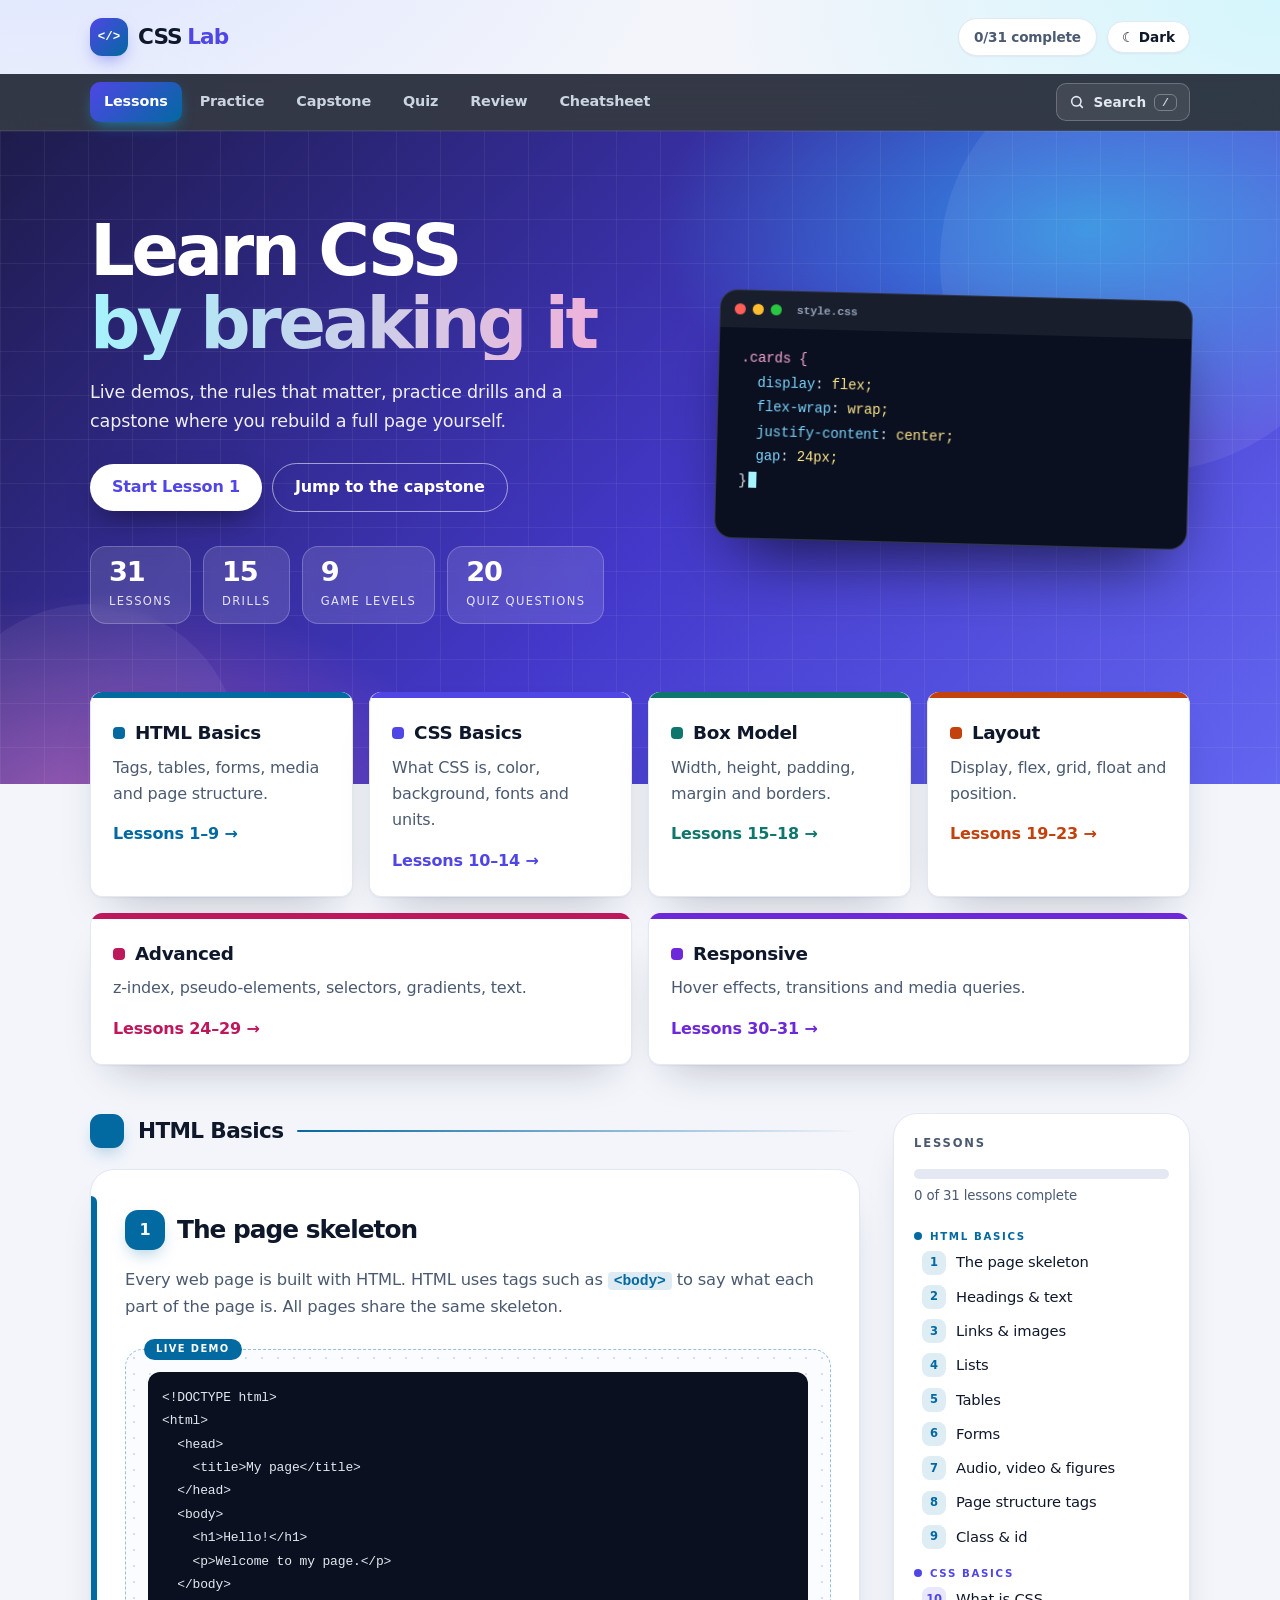
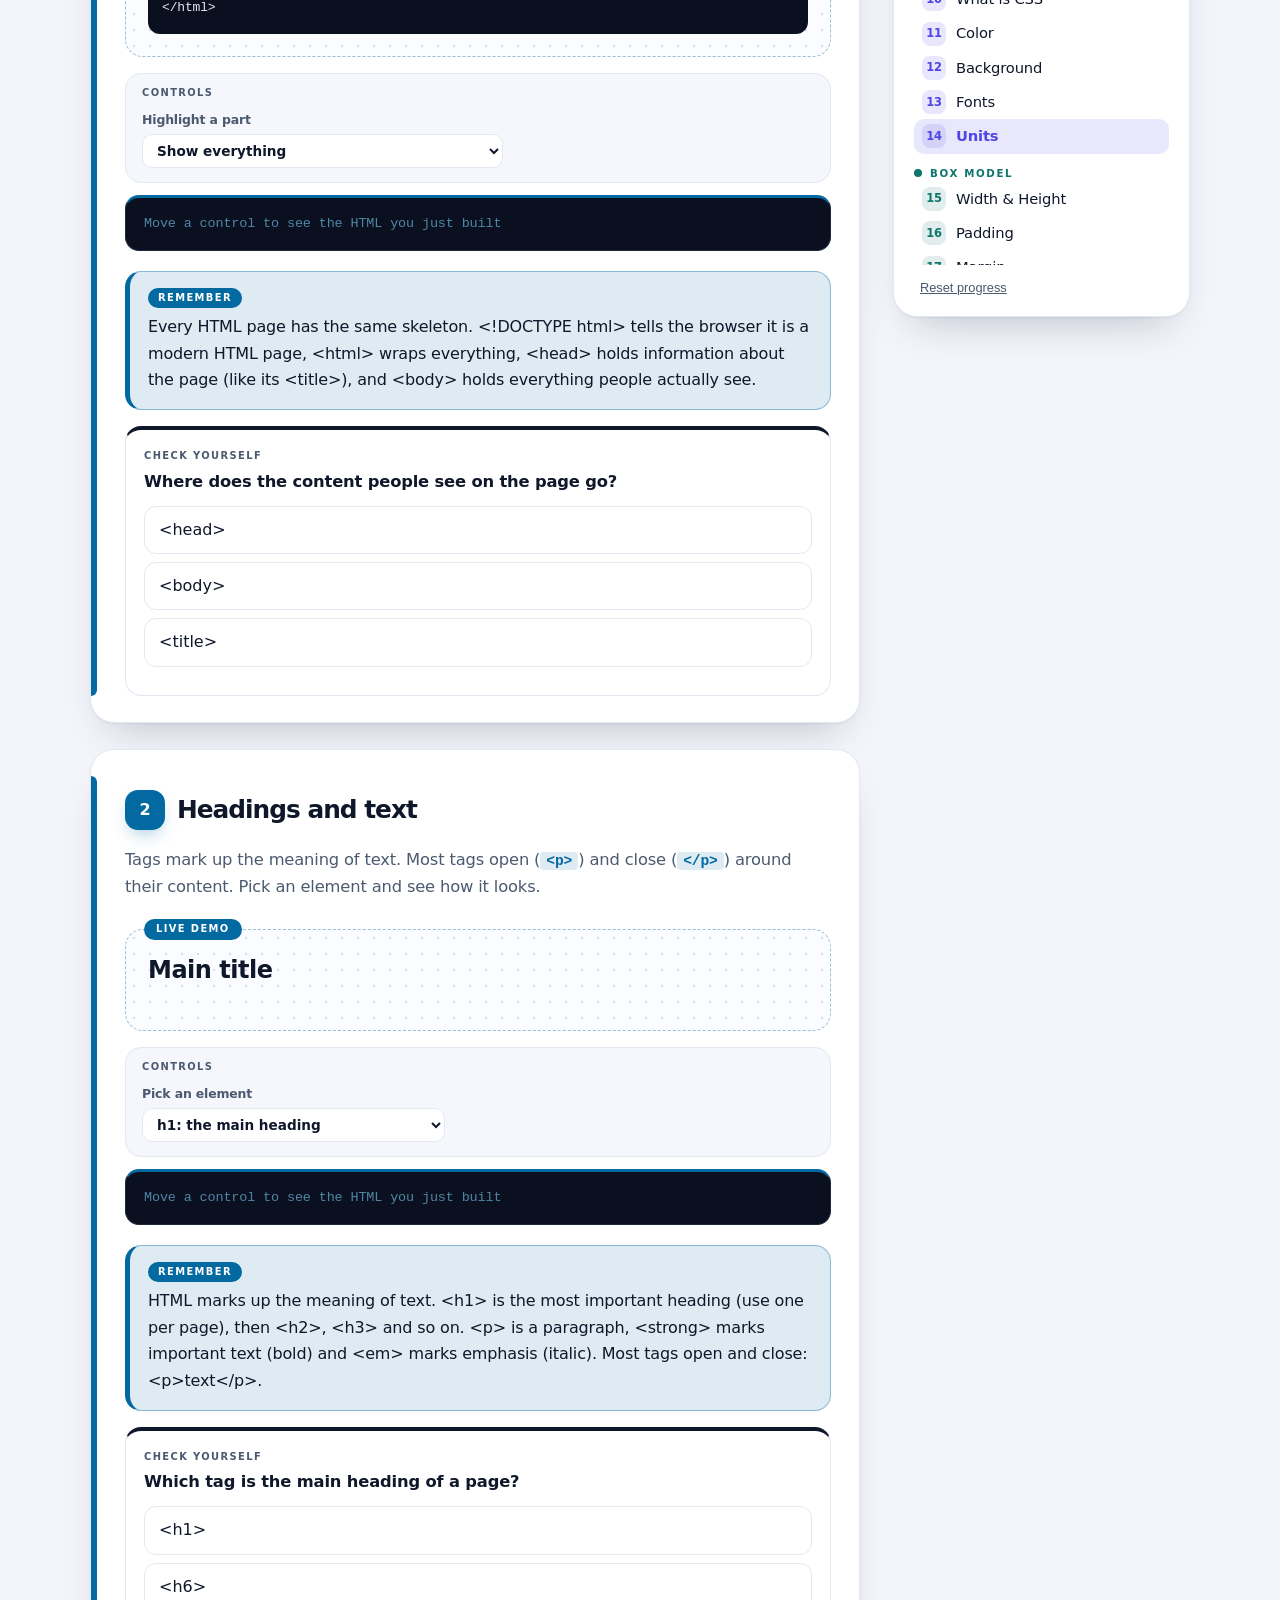
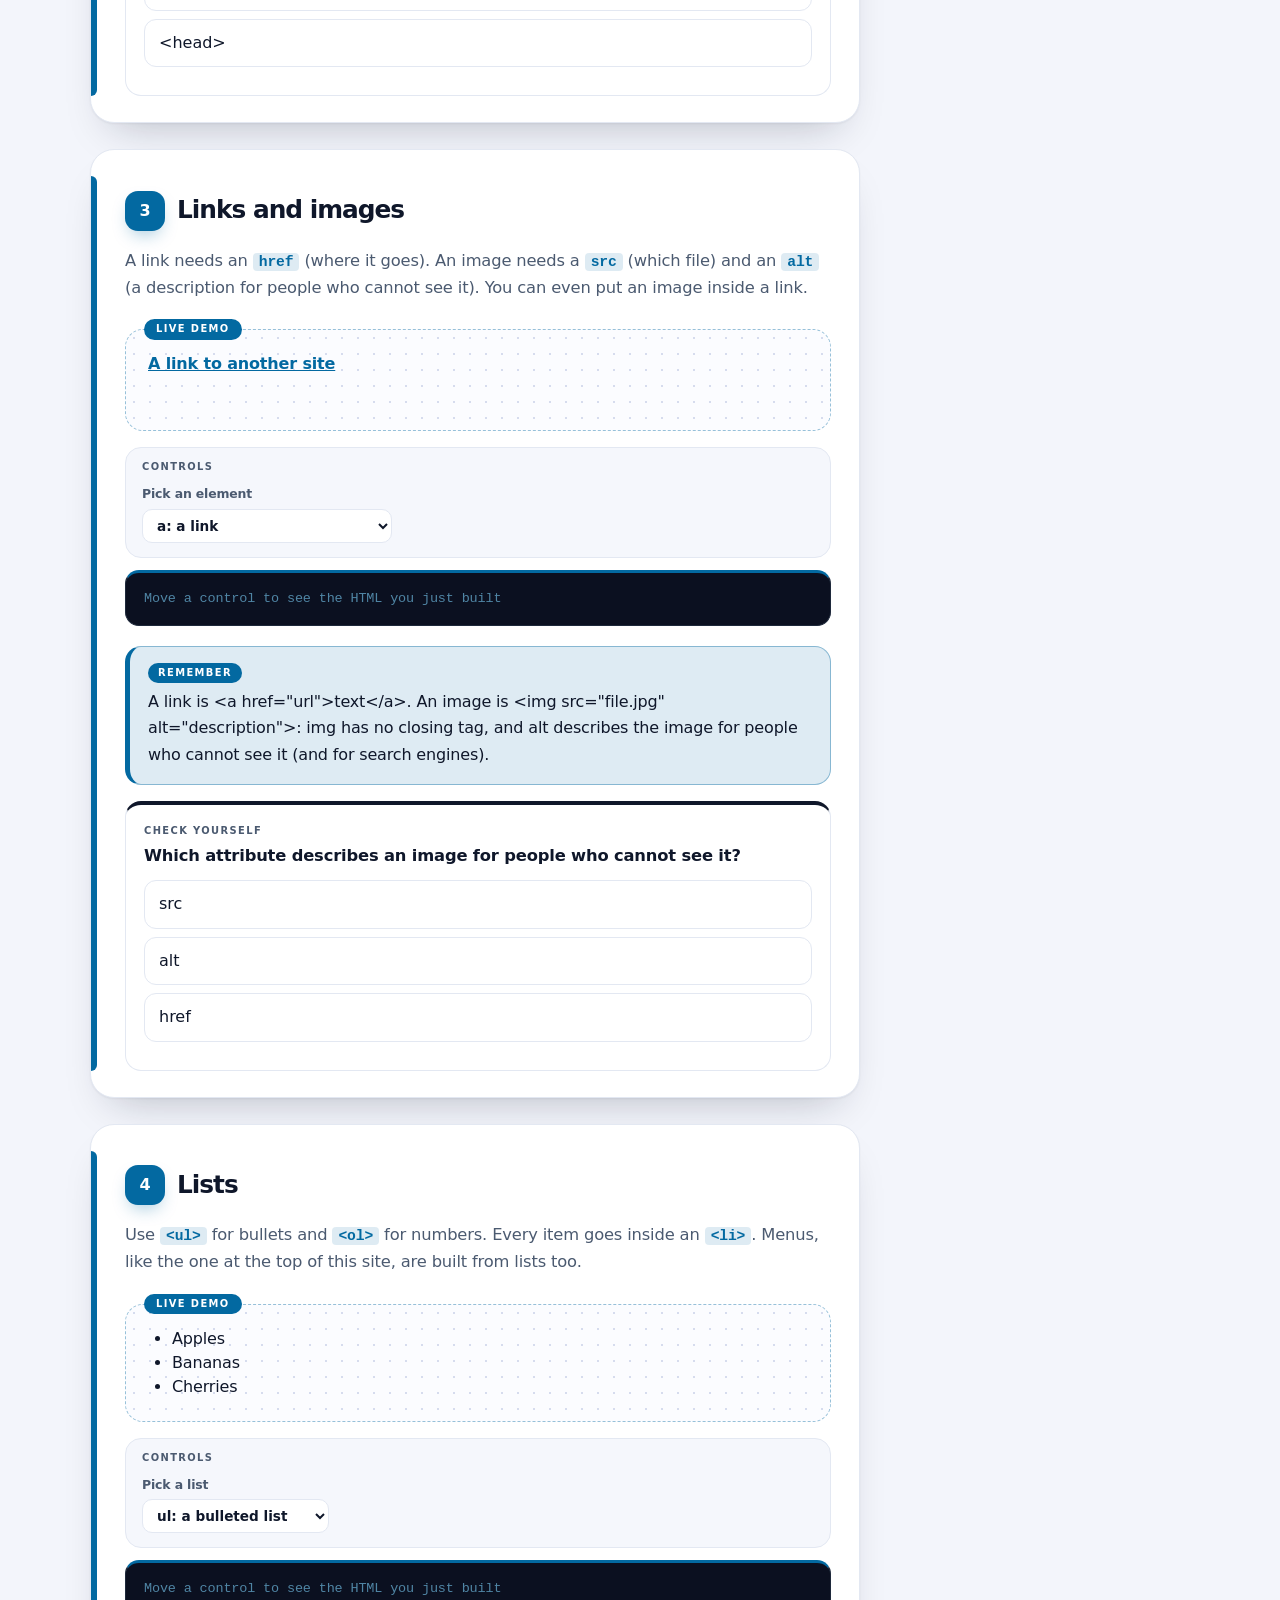
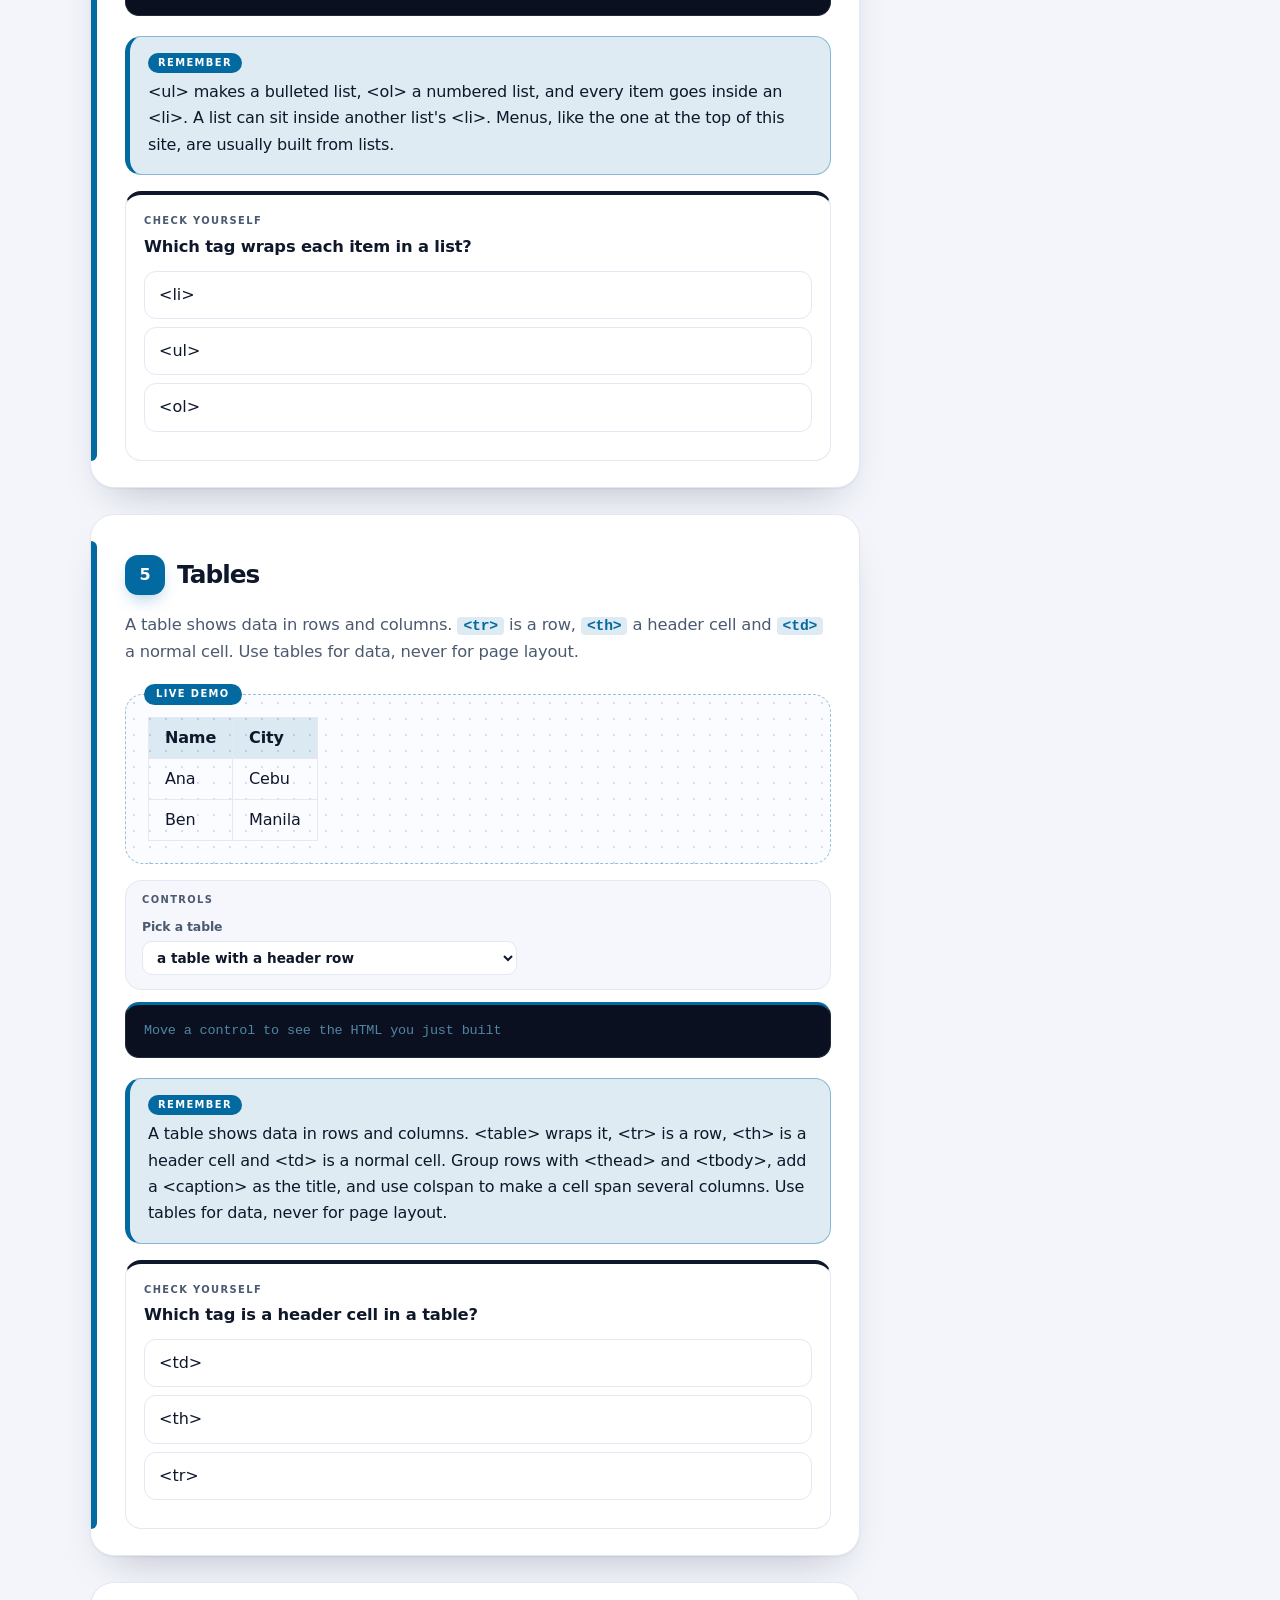
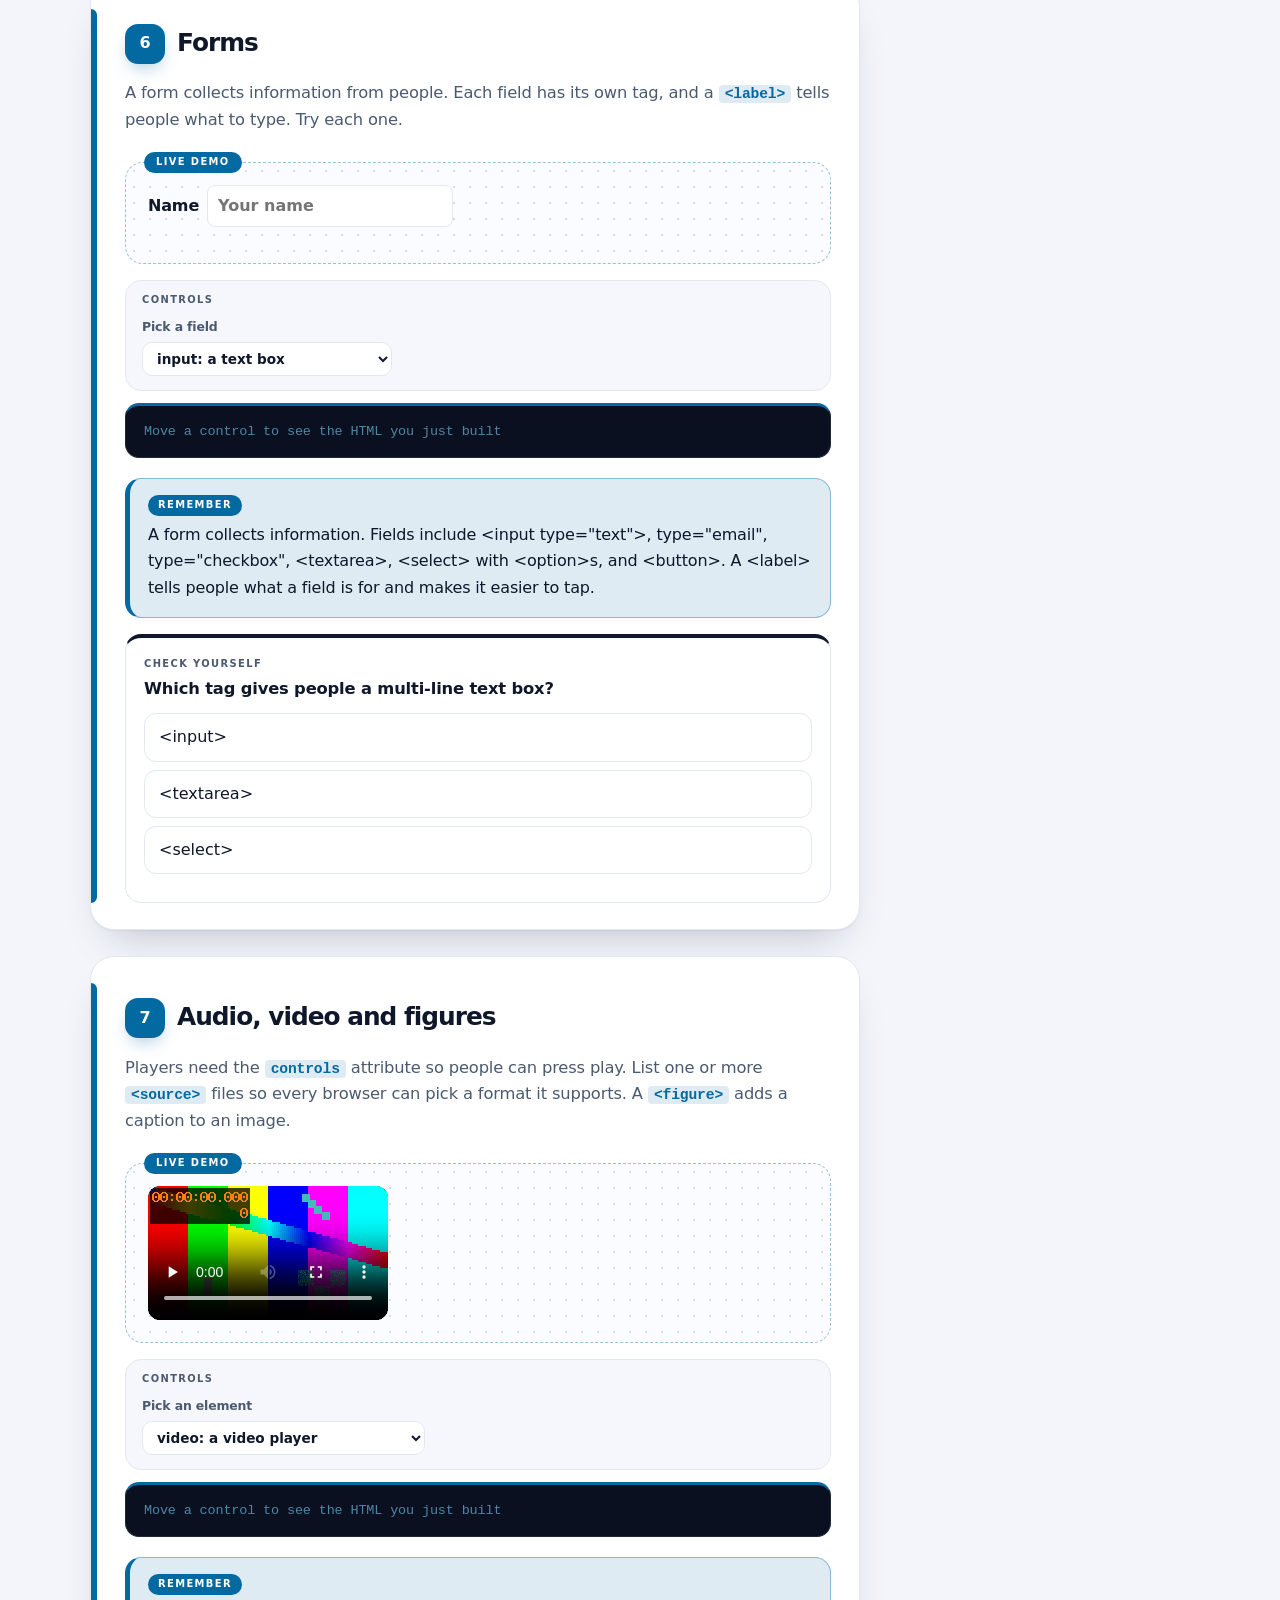
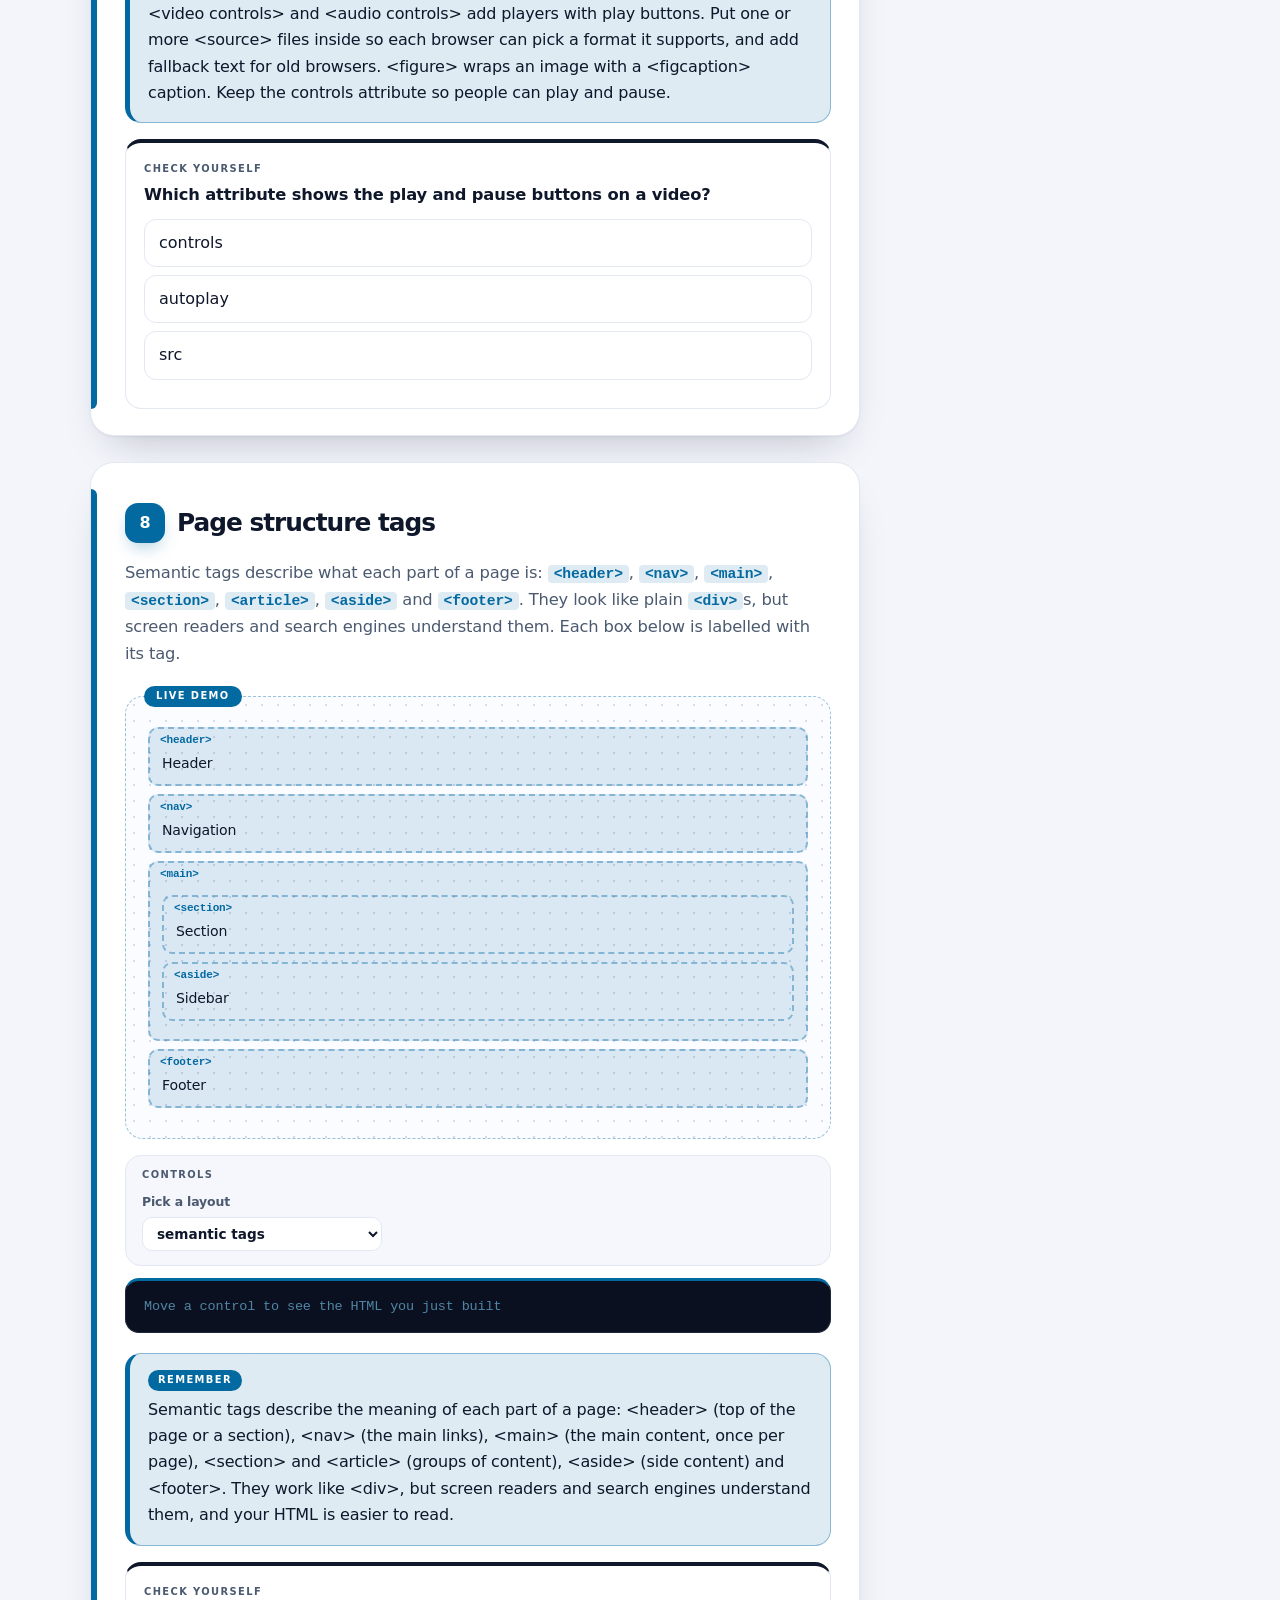
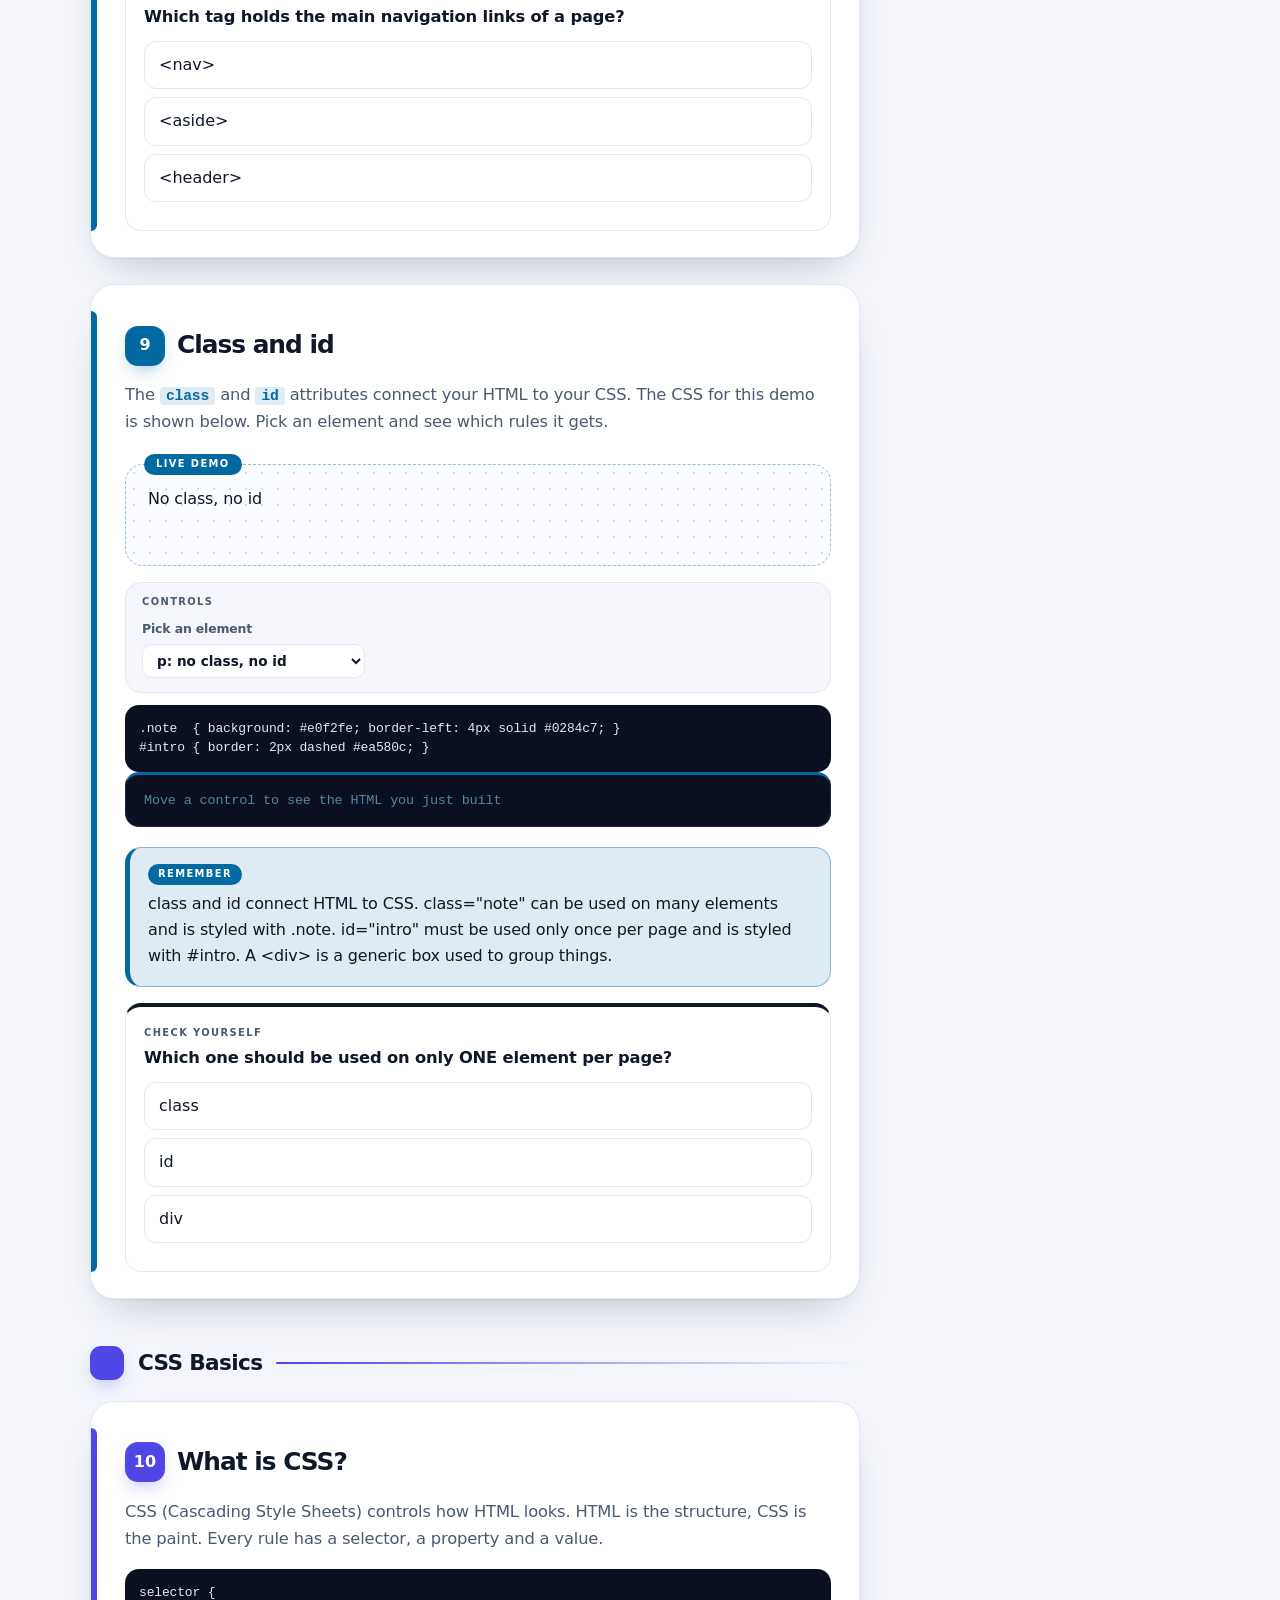
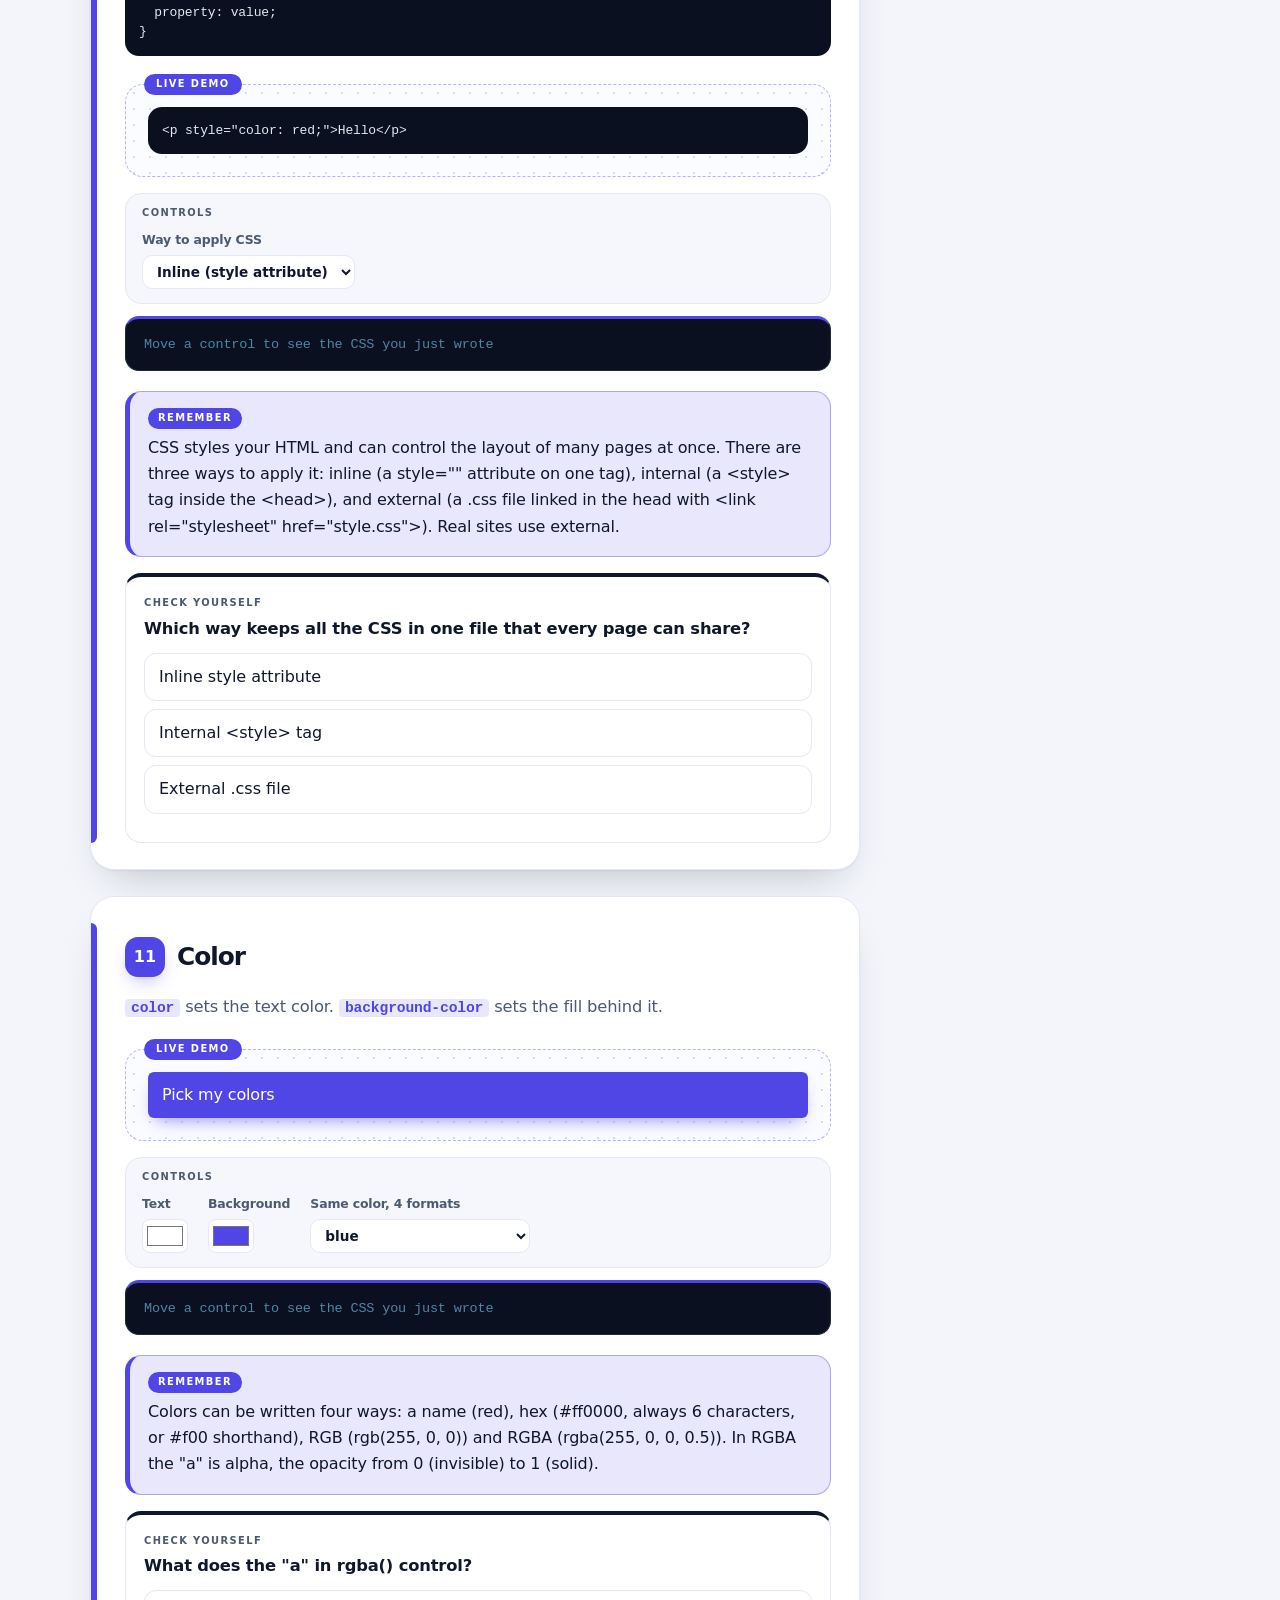
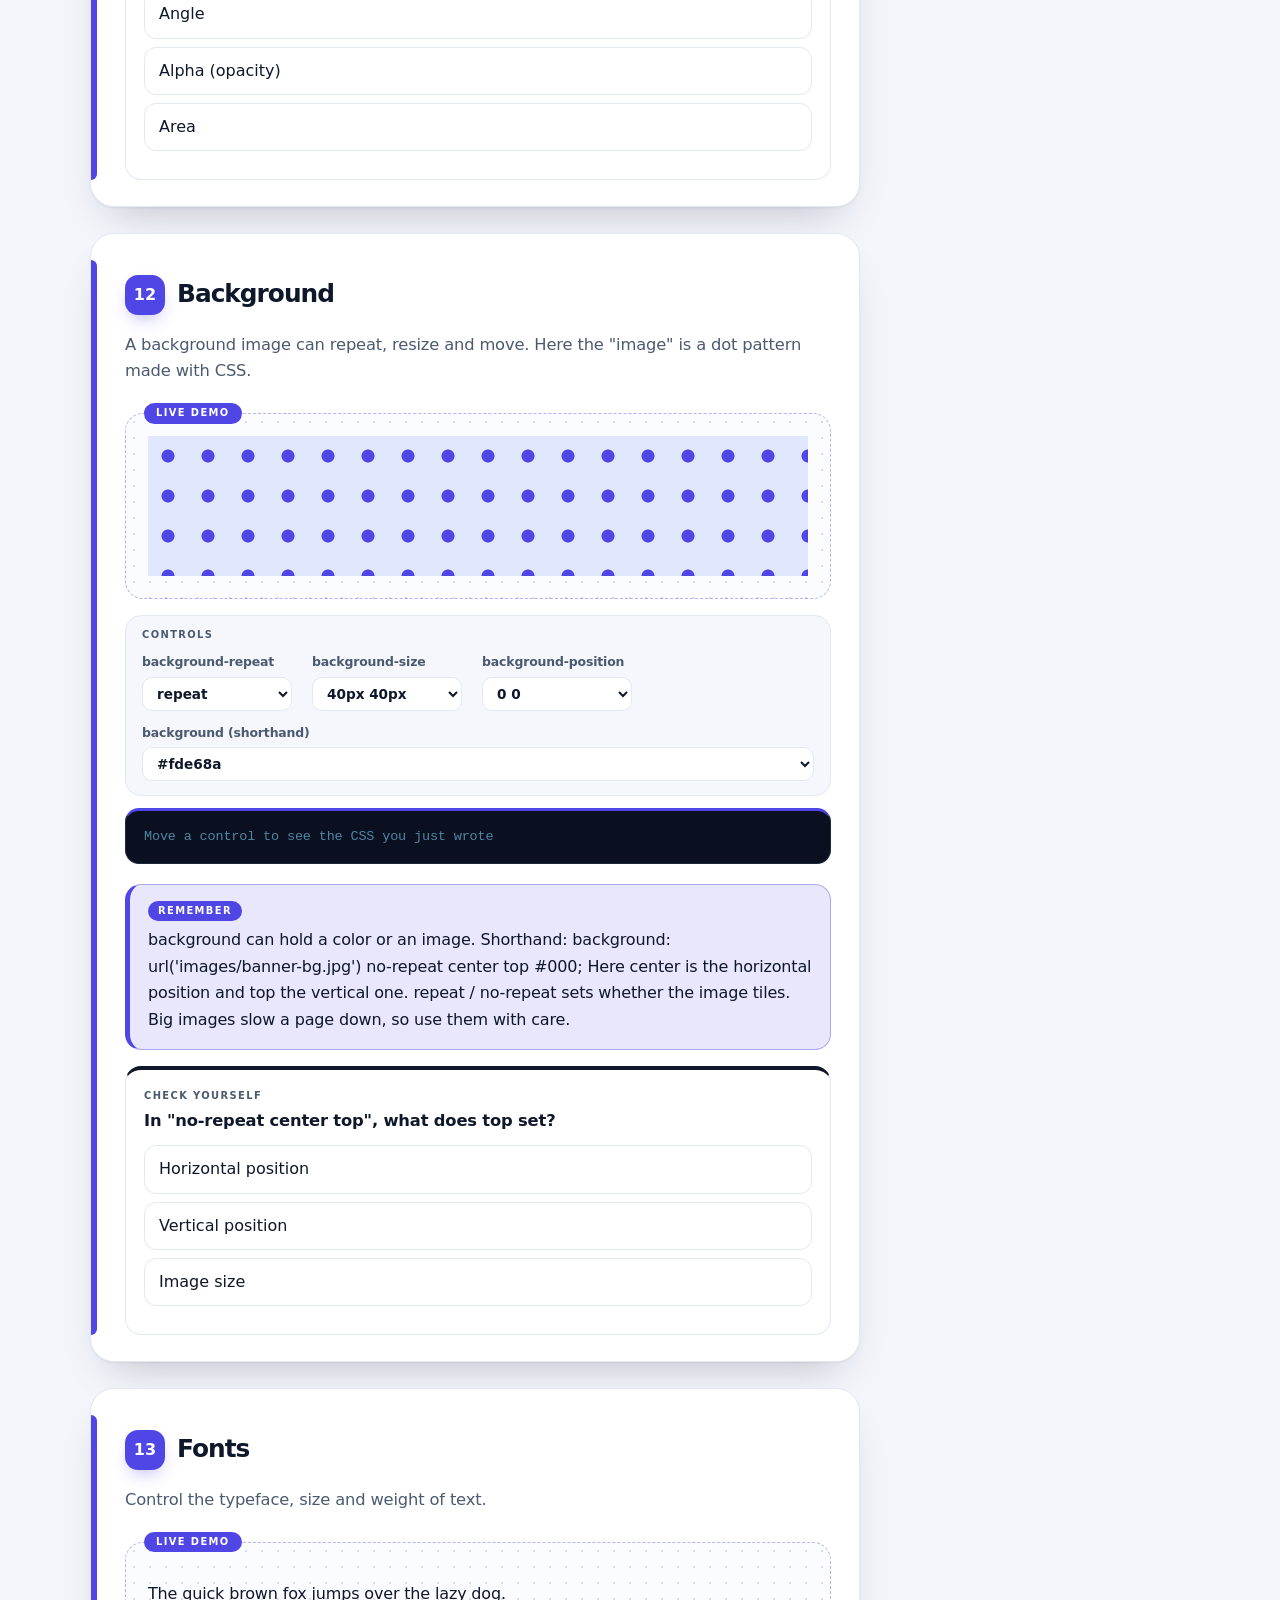
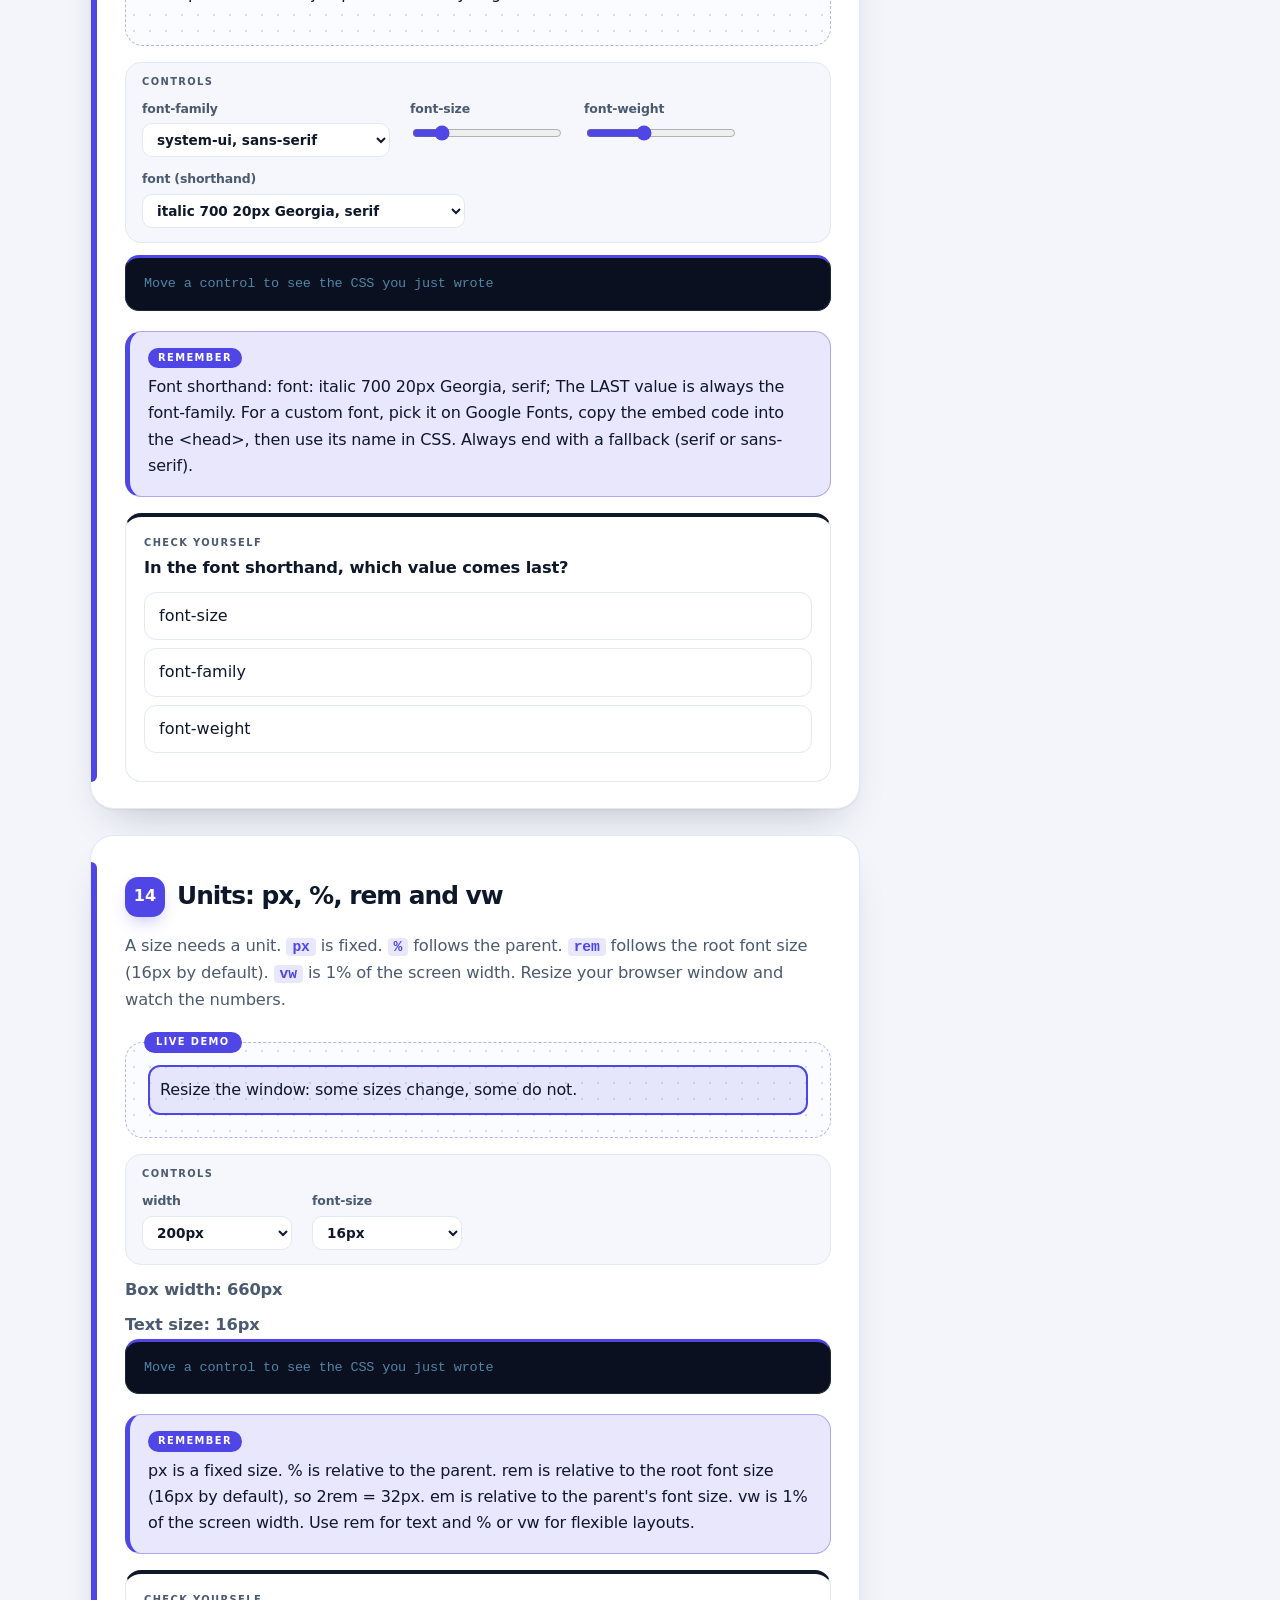
<file: index.html>
<!DOCTYPE html>
<html lang="en">
<head>
  <meta charset="utf-8">
  <meta name="viewport" content="width=device-width, initial-scale=1">
  <title>CSS Lab – Learn CSS by Doing</title>
  <link rel="icon" href="favicon.svg" type="image/svg+xml">
  <link rel="icon" href="favicon-32.png" type="image/png" sizes="32x32">
  <link rel="icon" href="favicon.ico" sizes="any">
  <link rel="apple-touch-icon" href="apple-touch-icon.png">
  <meta name="theme-color" content="#6366f1">
  <link rel="stylesheet" href="style.css">
</head>
<body>
<div class="protect-me">
<div class="clearfix">

<!-- Header -->
<header>
  <div class="wrapper">
    <div class="header_con">
      <div class="main_logo"><a href="#top">CSS <span>Lab</span></a></div>
      <div class="head_info">31 lessons · learn by doing</div>
    </div>
  </div>
</header>

<!-- Navigation -->
<div id="nav_area">
  <div class="wrapper">
    <button class="hamburger" type="button" aria-label="Toggle menu">&#9776; Menu</button>
    <ul>
    </ul>
  </div>
</div>

<!-- Banner -->
<div id="banner">
  <div class="wrapper">
    <div class="bnr_info">
      <h1>Learn CSS <span>by breaking it</span></h1>
      <p>Live demos, the rules that matter, practice drills and a capstone where you rebuild a full page yourself.</p>
      <a href="#l1">Start Lesson 1</a><a class="ghost" href="capstone.html">Jump to the capstone</a>
      <div class="stats"><div><b>31</b><span>Lessons</span></div><div><b>15</b><span>Drills</span></div><div><b>9</b><span>Game levels</span></div><div><b>20</b><span>Quiz questions</span></div></div>
    </div>
  </div>
</div>

<!-- Middle -->
<div id="middle">
  <div class="wrapper">
    <div class="middle_con">
      <section class="mid_box1"><h2>HTML Basics</h2><p>Tags, tables, forms, media and page structure.</p><a href="#l18">Lessons 1–9</a></section>
      <section class="mid_box2"><h2>CSS Basics</h2><p>What CSS is, color, background, fonts and units.</p><a href="#l1">Lessons 10–14</a></section>
      <section class="mid_box3"><h2>Box Model</h2><p>Width, height, padding, margin and borders.</p><a href="#l4">Lessons 15–18</a></section>
      <section class="mid_box4"><h2>Layout</h2><p>Display, flex, grid, float and position.</p><a href="#l8">Lessons 19–23</a></section>
      <section class="mid_box5"><h2>Advanced</h2><p>z-index, pseudo-elements, selectors, gradients, text.</p><a href="#l14">Lessons 24–29</a></section>
      <section class="mid_box6"><h2>Responsive</h2><p>Hover effects, transitions and media queries.</p><a href="#l27">Lessons 30–31</a></section>
    </div>
  </div>
</div>

<!-- Main -->
<div id="main_area">
  <div class="wrapper">
    <div class="main_con clearfix">
      <main id="top">

        <h2 class="group" id="htmlbasics">HTML Basics</h2>

        <section class="lesson" id="l18">
          <h3>1. The page skeleton</h3>
          <p>Every web page is built with HTML. HTML uses tags such as <code>&lt;body&gt;</code> to say what each part of the page is. All pages share the same skeleton.</p>
          <div class="stage"><pre class="skeleton" data-mode="all"><span class="sk-top">&lt;!DOCTYPE html&gt;
&lt;html&gt;</span>
<span class="sk-head">  &lt;head&gt;
    &lt;title&gt;My page&lt;/title&gt;
  &lt;/head&gt;</span>
<span class="sk-body">  &lt;body&gt;
    &lt;h1&gt;Hello!&lt;/h1&gt;
    &lt;p&gt;Welcome to my page.&lt;/p&gt;
  &lt;/body&gt;</span>
<span class="sk-top">&lt;/html&gt;</span></pre></div>
          <div class="controls">
            <label>Highlight a part
              <select data-attr="data-mode" data-target=".skeleton" data-label="part"><option value="all">Show everything</option><option value="head">&lt;head&gt;: info about the page (not shown)</option><option value="body">&lt;body&gt;: everything people see</option></select></label>
          </div>
          <pre class="readout"></pre>
        </section>

        <section class="lesson" id="l19">
          <h3>2. Headings and text</h3>
          <p>Tags mark up the meaning of text. Most tags open (<code>&lt;p&gt;</code>) and close (<code>&lt;/p&gt;</code>) around their content. Pick an element and see how it looks.</p>
          <div class="stage"><div class="htmldemo target" inert><h1>Main title</h1></div></div>
          <div class="controls">
            <label>Pick an element
              <select data-html data-target=".htmldemo">
                <option value='<h1>Main title</h1>'>h1: the main heading</option>
                <option value='<h2>Section title</h2>'>h2: a section heading</option>
                <option value='<h3>Smaller heading</h3>'>h3: a smaller heading</option>
                <option value='<p>This is a paragraph of text.</p>'>p: a paragraph</option>
                <option value='<p>Some <strong>important</strong> and <em>emphasized</em> words.</p>'>strong and em inside a paragraph</option>
              </select></label>
          </div>
          <pre class="readout"></pre>
        </section>

        <section class="lesson" id="l20">
          <h3>3. Links and images</h3>
          <p>A link needs an <code>href</code> (where it goes). An image needs a <code>src</code> (which file) and an <code>alt</code> (a description for people who cannot see it). You can even put an image inside a link.</p>
          <div class="stage"><div class="htmldemo target"><a href="https://example.com">A link to another site</a></div></div>
          <div class="controls">
            <label>Pick an element
              <select data-html data-target=".htmldemo">
                <option value='<a href="https://example.com">A link to another site</a>'>a: a link</option>
                <option value='<img src="favicon.svg" alt="CSS Lab logo" width="80">'>img: an image</option>
                <option value='<img src="favicon.svg" alt="CSS Lab logo" width="40">'>img with a smaller width</option>
                <option value='<a href="https://example.com"><img src="favicon.svg" alt="Go to example.com" width="60"></a>'>an image that is also a link</option>
              </select></label>
          </div>
          <pre class="readout"></pre>
        </section>

        <section class="lesson" id="l21">
          <h3>4. Lists</h3>
          <p>Use <code>&lt;ul&gt;</code> for bullets and <code>&lt;ol&gt;</code> for numbers. Every item goes inside an <code>&lt;li&gt;</code>. Menus, like the one at the top of this site, are built from lists too.</p>
          <div class="stage"><div class="htmldemo target"><ul><li>Apples</li><li>Bananas</li><li>Cherries</li></ul></div></div>
          <div class="controls">
            <label>Pick a list
              <select data-html data-target=".htmldemo">
                <option value='<ul><li>Apples</li><li>Bananas</li><li>Cherries</li></ul>'>ul: a bulleted list</option>
                <option value='<ol><li>Apples</li><li>Bananas</li><li>Cherries</li></ol>'>ol: a numbered list</option>
                <option value='<ul><li>Fruit<ul><li>Apples</li><li>Bananas</li></ul></li><li>Vegetables</li></ul>'>a list inside a list</option>
              </select></label>
          </div>
          <pre class="readout"></pre>
        </section>

        <section class="lesson" id="l29">
          <h3>5. Tables</h3>
          <p>A table shows data in rows and columns. <code>&lt;tr&gt;</code> is a row, <code>&lt;th&gt;</code> a header cell and <code>&lt;td&gt;</code> a normal cell. Use tables for data, never for page layout.</p>
          <div class="stage"><div class="htmldemo target"><table><thead><tr><th>Name</th><th>City</th></tr></thead><tbody><tr><td>Ana</td><td>Cebu</td></tr><tr><td>Ben</td><td>Manila</td></tr></tbody></table></div></div>
          <div class="controls">
            <label>Pick a table
              <select data-html data-target=".htmldemo">
                <option value='<table><thead><tr><th>Name</th><th>City</th></tr></thead><tbody><tr><td>Ana</td><td>Cebu</td></tr><tr><td>Ben</td><td>Manila</td></tr></tbody></table>'>a table with a header row</option>
                <option value='<table><caption>Students</caption><thead><tr><th>Name</th><th>City</th></tr></thead><tbody><tr><td>Ana</td><td>Cebu</td></tr><tr><td>Ben</td><td>Manila</td></tr></tbody></table>'>add a caption (the table title)</option>
                <option value='<table><thead><tr><th colspan="2">Team</th></tr></thead><tbody><tr><td>Ana</td><td>Cebu</td></tr><tr><td>Ben</td><td>Manila</td></tr></tbody></table>'>a header cell spanning 2 columns (colspan)</option>
                <option value='<table><tbody><tr><td>Ana</td><td>Cebu</td></tr><tr><td>Ben</td><td>Manila</td></tr></tbody></table>'>no header row (only td cells)</option>
              </select></label>
          </div>
          <pre class="readout"></pre>
        </section>

        <section class="lesson" id="l22">
          <h3>5. Forms</h3>
          <p>A form collects information from people. Each field has its own tag, and a <code>&lt;label&gt;</code> tells people what to type. Try each one.</p>
          <div class="stage"><div class="htmldemo target"><label>Name <input type="text" placeholder="Your name"></label></div></div>
          <div class="controls">
            <label>Pick a field
              <select data-html data-target=".htmldemo">
                <option value='<label>Name <input type="text" placeholder="Your name"></label>'>input: a text box</option>
                <option value='<label>Email <input type="email" placeholder="you@example.com"></label>'>input type="email"</option>
                <option value='<label><input type="checkbox"> Remember me</label>'>input type="checkbox"</option>
                <option value='<label>City <select><option>Cebu</option><option>Manila</option><option>Davao</option></select></label>'>select: a dropdown</option>
                <option value='<textarea rows="3" placeholder="Your message"></textarea>'>textarea: a bigger text box</option>
                <option value='<button type="button">Send</button>'>button</option>
              </select></label>
          </div>
          <pre class="readout"></pre>
        </section>

        <section class="lesson" id="l30">
          <h3>7. Audio, video and figures</h3>
          <p>Players need the <code>controls</code> attribute so people can press play. List one or more <code>&lt;source&gt;</code> files so every browser can pick a format it supports. A <code>&lt;figure&gt;</code> adds a caption to an image.</p>
          <div class="stage"><div class="htmldemo target"><video controls width="240"><source src="media/sample.webm" type="video/webm"><source src="media/sample.mp4" type="video/mp4">Your browser does not support video.</video></div></div>
          <div class="controls">
            <label>Pick an element
              <select data-html data-target=".htmldemo">
                <option value='<video controls width="240"><source src="media/sample.webm" type="video/webm"><source src="media/sample.mp4" type="video/mp4">Your browser does not support video.</video>'>video: a video player</option>
                <option value='<audio controls><source src="media/sample.wav" type="audio/wav">Your browser does not support audio.</audio>'>audio: a sound player</option>
                <option value='<figure><img src="favicon.svg" alt="CSS Lab logo" width="80"><figcaption>The CSS Lab logo</figcaption></figure>'>figure: an image with a caption</option>
              </select></label>
          </div>
          <pre class="readout"></pre>
        </section>

        <section class="lesson" id="l31">
          <h3>8. Page structure tags</h3>
          <p>Semantic tags describe what each part of a page is: <code>&lt;header&gt;</code>, <code>&lt;nav&gt;</code>, <code>&lt;main&gt;</code>, <code>&lt;section&gt;</code>, <code>&lt;article&gt;</code>, <code>&lt;aside&gt;</code> and <code>&lt;footer&gt;</code>. They look like plain <code>&lt;div&gt;</code>s, but screen readers and search engines understand them. Each box below is labelled with its tag.</p>
          <div class="stage"><div class="htmldemo target" inert><header>Header</header><nav>Navigation</nav><main><section>Section</section><aside>Sidebar</aside></main><footer>Footer</footer></div></div>
          <div class="controls">
            <label>Pick a layout
              <select data-html data-target=".htmldemo">
                <option value='<header>Header</header><nav>Navigation</nav><main><section>Section</section><aside>Sidebar</aside></main><footer>Footer</footer>'>semantic tags</option>
                <option value='<div class="header">Header</div><div class="nav">Navigation</div><div class="main"><div class="section">Section</div><div class="aside">Sidebar</div></div><div class="footer">Footer</div>'>only divs (harder to read)</option>
                <option value='<main><article><h2>Blog post</h2><p>The text of the post.</p></article></main>'>an article inside main</option>
                <option value='<nav><a href="#">Home</a> <a href="#">About</a> <a href="#">Contact</a></nav>'>nav with links</option>
              </select></label>
          </div>
          <pre class="readout"></pre>
        </section>

        <section class="lesson" id="l23">
          <h3>6. Class and id</h3>
          <p>The <code>class</code> and <code>id</code> attributes connect your HTML to your CSS. The CSS for this demo is shown below. Pick an element and see which rules it gets.</p>
          <div class="stage"><div class="htmldemo target"><p>No class, no id</p></div></div>
          <div class="controls">
            <label>Pick an element
              <select data-html data-target=".htmldemo">
                <option value='<p>No class, no id</p>'>p: no class, no id</option>
                <option value='<p class="note">I have class="note"</p>'>p with class="note"</option>
                <option value='<p id="intro">I have id="intro"</p>'>p with id="intro"</option>
                <option value='<p class="note" id="intro">I have both</p>'>p with a class and an id</option>
              </select></label>
          </div>
          <pre class="code">.note  { background: #e0f2fe; border-left: 4px solid #0284c7; }
#intro { border: 2px dashed #ea580c; }</pre>
          <pre class="readout"></pre>
        </section>

        <h2 class="group" id="basics">CSS Basics</h2>

        <section class="lesson" id="l1">
          <h3>1. What is CSS?</h3>
          <p>CSS (Cascading Style Sheets) controls how HTML looks. HTML is the structure, CSS is the paint. Every rule has a selector, a property and a value.</p>
          <pre class="code">selector {
  property: value;
}</pre>
          <div class="stage how" data-mode="inline">
            <pre class="code h-inline">&lt;p style="color: red;"&gt;Hello&lt;/p&gt;</pre>
            <pre class="code h-internal">&lt;head&gt;
  &lt;style&gt;
    p { color: red; }
  &lt;/style&gt;
&lt;/head&gt;</pre>
            <pre class="code h-external">&lt;head&gt;
  &lt;link rel="stylesheet" href="style.css"&gt;
&lt;/head&gt;

/* style.css */
p { color: red; }</pre>
          </div>
          <div class="controls">
            <label>Way to apply CSS
              <select data-attr="data-mode" data-target=".how" data-label="method"><option value="inline">Inline (style attribute)</option><option value="internal">Internal (&lt;style&gt; tag)</option><option value="external">External (.css file)</option></select></label>
          </div>
          <pre class="readout"></pre>
        </section>

        <section class="lesson" id="l2">
          <h3>2. Color</h3>
          <p><code>color</code> sets the text color. <code>background-color</code> sets the fill behind it.</p>
          <div class="stage"><div class="box target">Pick my colors</div></div>
          <div class="controls">
            <label>Text <input type="color" value="#ffffff" data-prop="color"></label>
            <label>Background <input type="color" value="#4f46e5" data-prop="background-color"></label>
            <label>Same color, 4 formats
              <select data-prop="background-color"><option>blue</option><option>#3b82f6</option><option>rgb(59, 130, 246)</option><option>rgba(59, 130, 246, 0.4)</option></select></label>
          </div>
          <pre class="readout"></pre>
        </section>

        <section class="lesson" id="l3">
          <h3>3. Background</h3>
          <p>A background image can repeat, resize and move. Here the "image" is a dot pattern made with CSS.</p>
          <div class="stage"><div class="bgdemo target"></div></div>
          <div class="controls">
            <label>background-repeat
              <select data-prop="background-repeat"><option>repeat</option><option>no-repeat</option><option>repeat-x</option><option>repeat-y</option></select></label>
            <label>background-size
              <select data-prop="background-size"><option>40px 40px</option><option>20px 20px</option><option>80px 80px</option></select></label>
            <label>background-position
              <select data-prop="background-position"><option>0 0</option><option>center</option><option>right bottom</option></select></label>
            <label>background (shorthand)
              <select data-prop="background"><option>#fde68a</option><option>radial-gradient(#4f46e5 10px, transparent 11px) no-repeat center top / 60px 60px #e0e7ff</option><option>radial-gradient(#4f46e5 10px, transparent 11px) repeat-x left bottom / 60px 60px #e0e7ff</option></select></label>
          </div>
          <pre class="readout"></pre>
        </section>

        <section class="lesson" id="l7">
          <h3>4. Fonts</h3>
          <p>Control the typeface, size and weight of text.</p>
          <div class="stage"><p class="target">The quick brown fox jumps over the lazy dog.</p></div>
          <div class="controls">
            <label>font-family
              <select data-prop="font-family"><option>system-ui, sans-serif</option><option>Georgia, serif</option><option>"Courier New", monospace</option></select></label>
            <label>font-size <input type="range" min="12" max="48" value="18" data-prop="font-size" data-unit="px"></label>
            <label>font-weight <input type="range" min="100" max="900" step="100" value="400" data-prop="font-weight"></label>
            <label>font (shorthand)
              <select data-prop="font"><option>italic 700 20px Georgia, serif</option><option>400 16px Arial, sans-serif</option><option>700 28px "Courier New", monospace</option></select></label>
          </div>
          <pre class="readout"></pre>
        </section>

        <section class="lesson" id="l24">
          <h3>5. Units: px, %, rem and vw</h3>
          <p>A size needs a unit. <code>px</code> is fixed. <code>%</code> follows the parent. <code>rem</code> follows the root font size (16px by default). <code>vw</code> is 1% of the screen width. Resize your browser window and watch the numbers.</p>
          <div class="stage"><div class="unitbox target">Resize the window: some sizes change, some do not.</div></div>
          <div class="controls">
            <label>width
              <select data-prop="width"><option>200px</option><option>50%</option><option>10rem</option><option>40vw</option><option>100%</option></select></label>
            <label>font-size
              <select data-prop="font-size"><option>16px</option><option>1rem</option><option>2rem</option><option>150%</option><option>5vw</option></select></label>
          </div>
          <p class="measure" data-metric="width" data-label="Box width"></p>
          <p class="measure" data-metric="fontsize" data-label="Text size"></p>
          <pre class="readout"></pre>
        </section>

        <h2 class="group" id="boxmodel">Box Model</h2>

        <section class="lesson" id="l4">
          <h3>5. Width &amp; Height</h3>
          <p>Size an element with a fixed unit (<code>px</code>) or a flexible one (<code>%</code>) that follows its parent.</p>
          <div class="stage"><div class="box target">Resize me</div></div>
          <div class="controls">
            <label>width (%) <input type="range" min="10" max="100" value="50" data-prop="width" data-unit="%"></label>
            <label>height (px) <input type="range" min="30" max="200" value="60" data-prop="height" data-unit="px"></label>
          </div>
          <pre class="readout"></pre>
        </section>

        <section class="lesson" id="l5">
          <h3>6. Padding</h3>
          <p>Padding is the space <em>inside</em> an element, between its content and its edge.</p>
          <div class="stage"><div class="paddemo target"><span class="box">content</span></div></div>
          <div class="controls">
            <label>padding (px) <input type="range" min="0" max="60" value="10" data-prop="padding" data-unit="px"></label>
            <label>padding (shorthand)
              <select data-prop="padding"><option>20px</option><option>20px 15px</option><option>20px 15px 0</option><option>5px 10px 15px 20px</option></select></label>
          </div>
          <pre class="readout"></pre>
        </section>

        <section class="lesson" id="l6">
          <h3>7. Margin</h3>
          <p>Margin is the space <em>outside</em> an element. It pushes neighbors away.</p>
          <div class="stage margdemo"><div class="box">Neighbor</div><div class="box target">Margin me</div></div>
          <div class="controls">
            <label>margin (px) <input type="range" min="0" max="50" value="0" data-prop="margin" data-unit="px"></label>
            <label>margin (shorthand)
              <select data-prop="margin"><option>0</option><option>20px 15px</option><option>20px 15px 0</option><option>0 auto</option></select></label>
          </div>
          <pre class="readout"></pre>
        </section>

        <section class="lesson" id="l25">
          <h3>8. Borders and box-sizing</h3>
          <p>This box is set to <code>width: 200px</code> with <code>padding: 20px</code>. Add a border and watch the total width. With <code>content-box</code> the padding and border are added on top. With <code>border-box</code> they are included.</p>
          <div class="stage"><div class="borderdemo target">200px wide, 20px padding</div></div>
          <div class="controls">
            <label>border-width (px) <input type="range" min="0" max="24" value="4" data-prop="border-width" data-unit="px"></label>
            <label>border-style
              <select data-prop="border-style"><option>solid</option><option>dashed</option><option>dotted</option><option>double</option></select></label>
            <label>box-sizing
              <select data-prop="box-sizing"><option>content-box</option><option>border-box</option></select></label>
            <label>border-radius (px) <input type="range" min="0" max="40" value="0" data-prop="border-radius" data-unit="px"></label>
          </div>
          <p class="measure" data-metric="width" data-label="Total box width"></p>
          <pre class="readout"></pre>
        </section>

        <h2 class="group" id="layout">Layout</h2>

        <section class="lesson" id="l8">
          <h3>8. Display: block, inline-block, none</h3>
          <p><code>block</code> boxes stack and fill the row. <code>inline-block</code> boxes sit side by side but keep their size. <code>inline</code> ignores width and height. <code>none</code> removes the element completely.</p>
          <div class="stage items"><div class="box">1</div><div class="box">2</div><div class="box">3</div><div class="box">4</div></div>
          <div class="controls">
            <label>display
              <select data-prop="display" data-target=".items .box"><option>block</option><option>inline-block</option><option>inline</option><option>none</option></select></label>
            <label>width (2 boxes 47%, 3 boxes 32%, 4 boxes 24%)
              <select data-prop="width" data-target=".items .box"><option>90px</option><option>47%</option><option>32%</option><option>24%</option></select></label>
            <label>vertical-align
              <select data-prop="vertical-align" data-target=".items .box"><option>baseline</option><option>top</option></select></label>
          </div>
          <pre class="readout"></pre>
        </section>

        <section class="lesson" id="l9">
          <h3>9. Display: flex</h3>
          <p>Flexbox lines children up and distributes space. Set the properties on the parent.</p>
          <div class="stage flexdemo target"><div class="box">A</div><div class="box tall">B</div><div class="box">C</div></div>
          <div class="controls">
            <label>flex-direction
              <select data-prop="flex-direction"><option>row</option><option>column</option><option>row-reverse</option></select></label>
            <label>justify-content
              <select data-prop="justify-content"><option>flex-start</option><option>center</option><option>flex-end</option><option>space-between</option><option>space-around</option></select></label>
            <label>align-items
              <select data-prop="align-items"><option>stretch</option><option>flex-start</option><option>center</option><option>flex-end</option></select></label>
          </div>
          <pre class="readout"></pre>
        </section>

        <section class="lesson" id="l26">
          <h3>11. CSS Grid</h3>
          <p>Grid puts items into rows and columns. Put <code>display: grid</code> on the parent, then describe the columns. <code>fr</code> means one share of the free space.</p>
          <div class="stage"><div class="griddemo target"><div class="box">1</div><div class="box">2</div><div class="box">3</div><div class="box">4</div><div class="box">5</div><div class="box">6</div></div></div>
          <div class="controls">
            <label>grid-template-columns
              <select data-prop="grid-template-columns"><option>1fr 1fr 1fr</option><option>1fr 2fr</option><option>repeat(2, 1fr)</option><option>100px 1fr</option><option>repeat(auto-fit, minmax(90px, 1fr))</option></select></label>
            <label>gap (px) <input type="range" min="0" max="30" value="8" data-prop="gap" data-unit="px"></label>
          </div>
          <pre class="readout"></pre>
        </section>

        <section class="lesson" id="l10">
          <h3>10. Float &amp; clearfix</h3>
          <p>Floated children leave the normal flow, so the parent collapses (watch the border shrink). A <code>clearfix</code> makes the parent wrap its floats again.</p>
          <div class="stage"><div class="floatdemo"><div class="box">1</div><div class="box">2</div></div></div>
          <div class="controls">
            <label>float
              <select data-prop="float" data-target=".floatdemo .box"><option>none</option><option>left</option><option>right</option></select></label>
            <label><input type="checkbox" data-class="clearfix" data-target=".floatdemo"> add .clearfix to parent</label>
          </div>
          <pre class="readout"></pre>
        </section>

        <section class="lesson" id="l13">
          <h3>11. Position</h3>
          <p><code>static</code> ignores offsets. <code>relative</code> shifts from its normal spot. <code>absolute</code> leaves the flow and positions against the nearest positioned parent.</p>
          <div class="stage posdemo"><div class="box">Normal box</div><div class="box alt target">Move me</div><div class="box">Normal box</div></div>
          <div class="controls">
            <label>position
              <select data-prop="position"><option>static</option><option>relative</option><option>absolute</option></select></label>
            <label>top (px) <input type="range" min="0" max="100" value="0" data-prop="top" data-unit="px"></label>
            <label>left (px) <input type="range" min="0" max="200" value="0" data-prop="left" data-unit="px"></label>
          </div>
          <pre class="readout"></pre>
        </section>

        <h2 class="group" id="advanced">Advanced</h2>

        <section class="lesson" id="l14">
          <h3>12. z-index</h3>
          <p>On positioned elements, <code>z-index</code> decides who sits on top. Slide the green box between the others.</p>
          <div class="stage zdemo">
            <div class="zbox za">A (z 1)</div>
            <div class="zbox zb target">B</div>
            <div class="zbox zc">C (z 3)</div>
          </div>
          <div class="controls">
            <label>z-index of B <input type="range" min="0" max="5" value="2" data-prop="z-index"></label>
          </div>
          <pre class="readout"></pre>
        </section>

        <section class="lesson" id="l11">
          <h3>13. ::before &amp; ::after</h3>
          <p>Pseudo-elements add decoration from CSS without touching the HTML.</p>
          <div class="stage pdemo target" data-mode="off"><span class="tagged">Pseudo-element demo</span><h4 class="icon_h">Services</h4></div>
          <div class="controls">
            <label>Decoration
              <select data-attr="data-mode" data-label="active"><option value="off">none</option><option value="on">.tagged::before + ::after</option><option value="icon">h4::before icon (position: absolute)</option></select></label>
          </div>
          <pre class="readout"></pre>
        </section>

        <section class="lesson" id="l12">
          <h3>14. :nth-child</h3>
          <p>Pick elements by their position among siblings.</p>
          <div class="stage"><ul class="nthdemo target"><li>1</li><li>2</li><li>3</li><li>4</li><li>5</li><li>6</li><li>7</li><li>8</li></ul></div>
          <div class="controls">
            <label>Selector
              <select data-attr="data-mode" data-label="selector"><option value="none">(none)</option><option value="odd">li:nth-child(odd)</option><option value="even">li:nth-child(even)</option><option value="3n">li:nth-child(3n)</option><option value="first">li:first-child</option><option value="last">li:last-child</option></select></label>
          </div>
          <pre class="readout"></pre>
        </section>

        <section class="lesson" id="l15">
          <h3>15. CSS selectors</h3>
          <p>Selectors decide <em>which</em> elements a rule hits. Notice that the child selector skips the nested paragraph.</p>
          <div class="stage selbox target" data-mode="none">
            <p>p</p><p class="note">p.note</p><p id="special">p#special</p><p class="mid_box1">p.mid_box1</p><p class="mid_box2">p.mid_box2</p>
            <div><p>nested p inside a div</p></div>
          </div>
          <div class="controls">
            <label>Selector
              <select data-attr="data-mode" data-label="selector"><option value="none">(none)</option><option value="p">.selbox p</option><option value="class">.note</option><option value="id">#special</option><option value="child">.selbox &gt; p</option><option value="adj">.note + p</option><option value="attr">[id]</option><option value="contains">[class*="mid_box"]</option></select></label>
          </div>
          <pre class="readout"></pre>
        </section>

        <section class="lesson" id="l16">
          <h3>16. Gradients</h3>
          <p>Gradients are generated images, so they go in <code>background-image</code>.</p>
          <div class="stage"><div class="graddemo target"></div></div>
          <div class="controls">
            <label>background-image
              <select data-prop="background-image">
                <option>linear-gradient(90deg, #f6d365, #fda085)</option>
                <option>linear-gradient(135deg, #4f46e5, #06b6d4)</option>
                <option>radial-gradient(circle, #fff, #4f46e5)</option>
                <option>conic-gradient(#4f46e5, #06b6d4, #f6d365, #4f46e5)</option>
                <option>repeating-linear-gradient(45deg, #4f46e5 0 10px, #fff 10px 20px)</option>
              </select></label>
          </div>
          <pre class="readout"></pre>
        </section>

        <section class="lesson" id="l17">
          <h3>17. Text styling &amp; border-radius</h3>
          <p><code>text-transform</code> changes capitalization, <code>word-wrap: break-word</code> stops long words from overflowing, and <code>border-radius</code> rounds corners.</p>
          <div class="stage"><div class="txtdemo target">Supercalifragilisticexpialidocious_Wordthatistoolongforthisbox</div></div>
          <div class="controls">
            <label>text-transform
              <select data-prop="text-transform"><option>none</option><option>uppercase</option><option>lowercase</option><option>capitalize</option></select></label>
            <label>word-wrap
              <select data-prop="word-wrap"><option>normal</option><option>break-word</option></select></label>
            <label>border-radius (px) <input type="range" min="0" max="60" value="0" data-prop="border-radius" data-unit="px"></label>
            <label>border-radius (shape)
              <select data-prop="border-radius"><option>0</option><option>50%</option></select></label>
          </div>
          <pre class="readout"></pre>
        </section>

        <h2 class="group" id="responsive">Responsive &amp; Interactive</h2>

        <section class="lesson" id="l27">
          <h3>27. :hover and transitions</h3>
          <p><code>:hover</code> styles an element while the pointer is over it (on a phone, while it is tapped). A <code>transition</code> makes the change animate smoothly. Hover over the button, or tap it.</p>
          <div class="stage hoverdemo" data-mode="color"><button type="button" class="hbtn">Hover or tap me</button></div>
          <div class="controls">
            <label>Hover effect
              <select data-attr="data-mode" data-target=".hoverdemo" data-label="rule"><option value="color">button:hover { background: pink; }</option><option value="lift">button:hover { transform: translateY(-6px); }</option><option value="grow">button:hover { transform: scale(1.15); }</option><option value="none">(no hover rule)</option></select></label>
            <label>Transition
              <select data-prop="transition" data-target=".hbtn" data-literal><option>none</option><option>all .3s ease</option><option>all 1s ease</option></select></label>
            <label><input type="checkbox" data-class="force" data-target=".hoverdemo"> Show the hover state (for touch screens)</label>
          </div>
          <pre class="readout"></pre>
        </section>

        <section class="lesson" id="l28">
          <h3>28. Responsive design</h3>
          <p>A responsive page fits every screen. A media query applies rules only on some screen sizes. This demo is a real page inside a frame. Slide the screen width below 600px and watch the layout switch.</p>
          <div class="stage resstage"><div class="devwrap"><iframe id="resframe" title="Responsive demo page" scrolling="no" tabindex="-1"></iframe></div></div>
          <div class="controls">
            <label>Screen width (px) <input type="range" id="resW" min="280" max="800" step="10" value="700"></label>
          </div>
          <pre class="readout" id="resinfo"></pre>
          <pre class="code">&lt;meta name="viewport" content="width=device-width, initial-scale=1"&gt;

.cards { display: flex; gap: 12px; }

@media (max-width: 600px) {
  .cards { flex-direction: column; }
}</pre>
        </section>

      </main>

      <aside class="sidebar">
        <h3>Lessons</h3>
        <ol>
          <li><a href="#l18">The page skeleton</a></li>
          <li><a href="#l19">Headings &amp; text</a></li>
          <li><a href="#l20">Links &amp; images</a></li>
          <li><a href="#l21">Lists</a></li>
          <li><a href="#l29">Tables</a></li>
          <li><a href="#l22">Forms</a></li>
          <li><a href="#l30">Audio, video &amp; figures</a></li>
          <li><a href="#l31">Page structure tags</a></li>
          <li><a href="#l23">Class &amp; id</a></li>
          <li><a href="#l1">What is CSS</a></li>
          <li><a href="#l2">Color</a></li>
          <li><a href="#l3">Background</a></li>
          <li><a href="#l7">Fonts</a></li>
          <li><a href="#l24">Units</a></li>
          <li><a href="#l4">Width &amp; Height</a></li>
          <li><a href="#l5">Padding</a></li>
          <li><a href="#l6">Margin</a></li>
          <li><a href="#l25">Borders &amp; box-sizing</a></li>
          <li><a href="#l8">Display</a></li>
          <li><a href="#l9">Flex</a></li>
          <li><a href="#l26">Grid</a></li>
          <li><a href="#l10">Float &amp; clearfix</a></li>
          <li><a href="#l13">Position</a></li>
          <li><a href="#l14">z-index</a></li>
          <li><a href="#l11">::before / ::after</a></li>
          <li><a href="#l12">:nth-child</a></li>
          <li><a href="#l15">Selectors</a></li>
          <li><a href="#l16">Gradients</a></li>
          <li><a href="#l17">Text &amp; border-radius</a></li>
          <li><a href="#l27">:hover &amp; transitions</a></li>
          <li><a href="#l28">Responsive design</a></li>
        </ol>
      </aside>
    </div>
  </div>
</div>

<!-- Footer -->
<footer>
  <div class="footer_top">
    <div class="wrapper">
      <h2>Keep practicing</h2>
      <p>Open DevTools (F12) on any demo and edit the same properties by hand.</p>
    </div>
  </div>
  <div class="footer_btm">
    <div class="wrapper footer_btm_con">
      <div class="footer_nav">
        <ul>
          <li><a href="#htmlbasics">HTML</a></li>
      <li><a href="#basics">Basics</a></li>
      <li><a href="#boxmodel">Box Model</a></li>
      <li><a href="#layout">Layout</a></li>
      <li><a href="#advanced">Advanced</a></li>
      <li><a href="#responsive">Responsive</a></li>
        </ul>
      </div>
      <div class="copyright">&copy; CSS Lab</div>
    </div>
  </div>
</footer>

<span class="back_top" title="Back to top"></span>

</div><!-- End Clearfix -->
</div><!-- End Protect Me -->
<script src="script.js"></script>
<script src="project.js"></script>
<script src="search.js"></script>
</body>
</html>
</file>
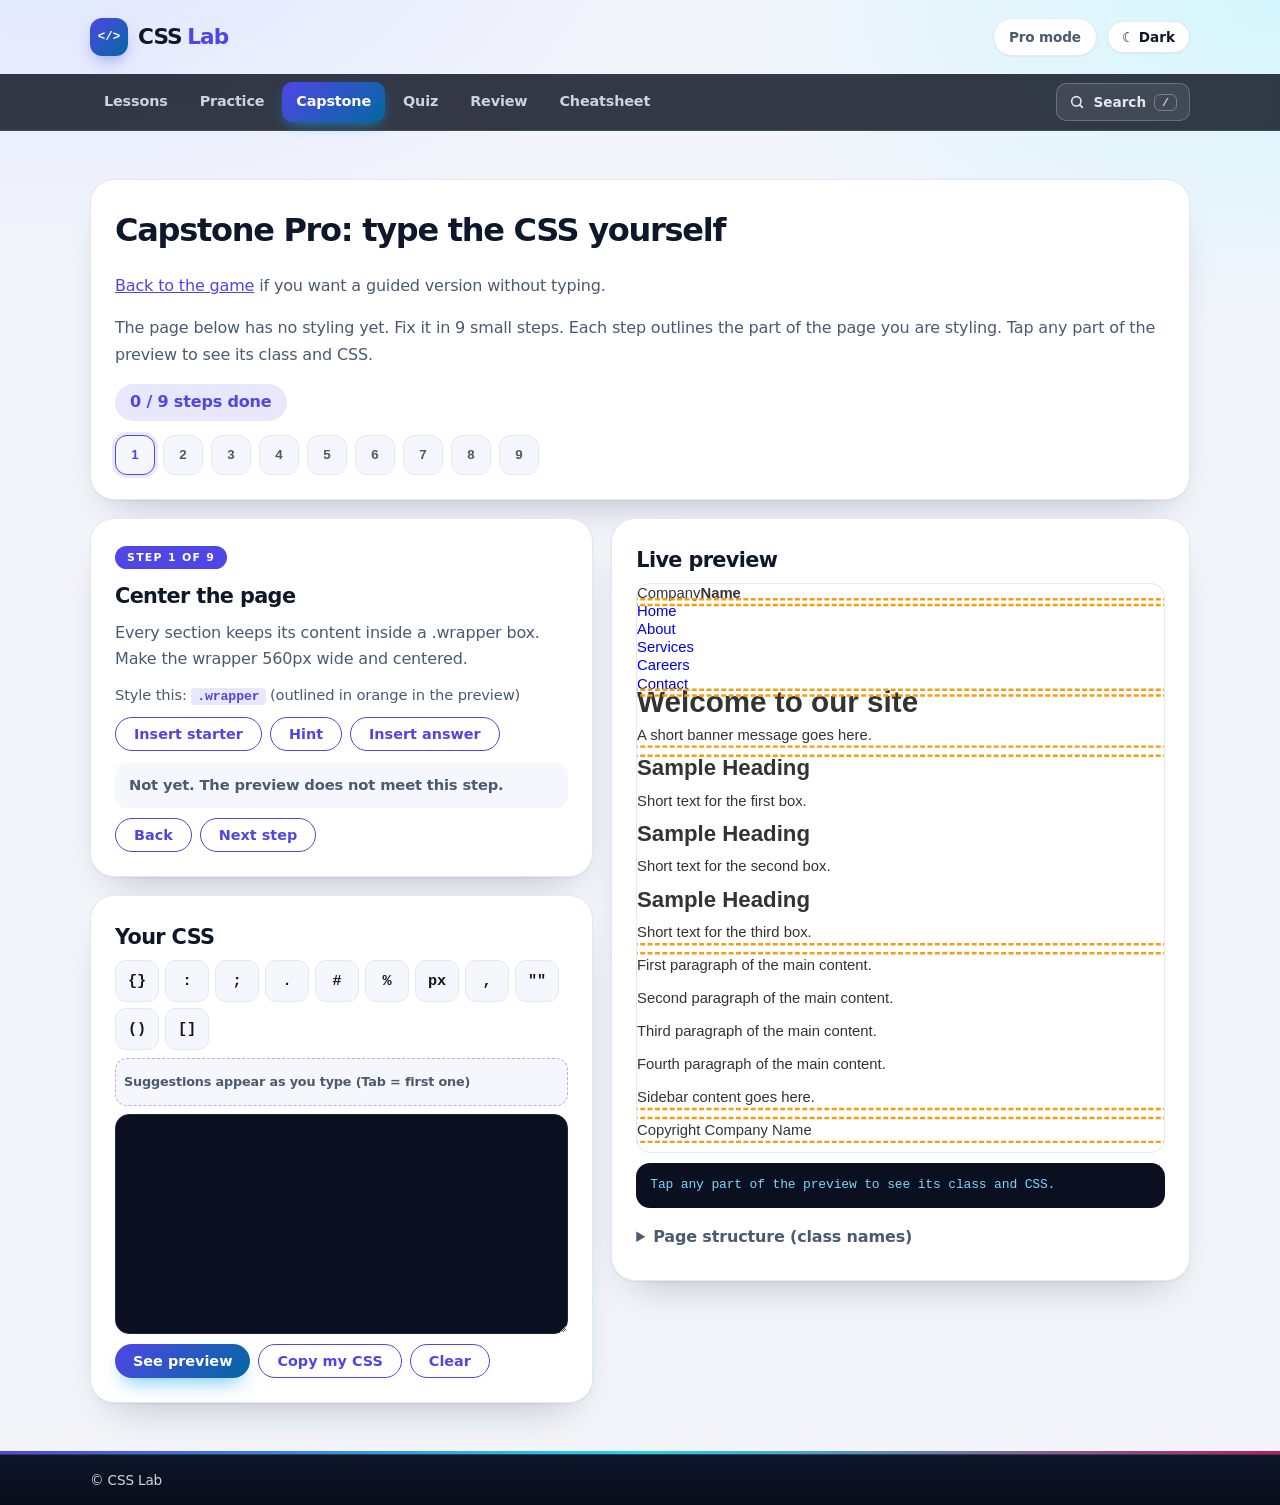
<file: capstone-pro.html>
<!DOCTYPE html>
<html lang="en">
<head>
  <meta charset="utf-8">
  <meta name="viewport" content="width=device-width, initial-scale=1">
  <title>Capstone Pro – CSS Lab</title>
  <link rel="icon" href="favicon.svg" type="image/svg+xml">
  <link rel="icon" href="favicon-32.png" type="image/png" sizes="32x32">
  <link rel="icon" href="favicon.ico" sizes="any">
  <link rel="apple-touch-icon" href="apple-touch-icon.png">
  <meta name="theme-color" content="#6366f1">
  <link rel="stylesheet" href="style.css">
  <link rel="stylesheet" href="project.css">
</head>
<body>
<div class="protect-me"><div class="clearfix">

<header>
  <div class="wrapper"><div class="header_con">
    <div class="main_logo"><a href="index.html">CSS <span>Lab</span></a></div>
    <div class="head_info">Pro mode</div>
  </div></div>
</header>

<div id="nav_area"><div class="wrapper">
  <button class="hamburger" type="button" aria-label="Toggle menu">&#9776; Menu</button>
  <ul></ul>
</div></div>

<div id="main_area"><div class="wrapper">
  <section class="card" style="max-width:1100px;margin:0 auto 18px">
    <h1>Capstone Pro: type the CSS yourself</h1>
    <p><a href="capstone.html">Back to the game</a> if you want a guided version without typing.</p>
    <p>The page below has no styling yet. Fix it in 9 small steps. Each step outlines the part of the page you are styling. Tap any part of the preview to see its class and CSS.</p>
    <span class="counter" id="count"></span>
    <div class="dots" id="dots"></div>
  </section>

  <div class="cap2">
    <section class="card cap_step" id="stepcard"></section>

    <section class="card cap_prevcard">
      <h2>Live preview</h2>
      <div class="cap_prev" id="prev"><iframe id="frame" title="Page preview" scrolling="no" tabindex="-1"></iframe></div>
      <div class="insp" id="insp">Tap any part of the preview to see its class and CSS.</div>
      <details class="structure">
        <summary>Page structure (class names)</summary>
        <pre class="code">header
  .wrapper &gt; .header_con &gt; .main_logo
#nav_area &gt; .wrapper &gt; ul &gt; li (x5) &gt; a
#banner &gt; .wrapper &gt; h1, p
#middle &gt; .wrapper &gt; .middle_con
  .mid_box1, .mid_box2, .mid_box3
    each: h2, p
#main_area &gt; .wrapper &gt; .main_con.clearfix
  .main_info &gt; p (x4)
  .main_side &gt; p
footer &gt; .wrapper &gt; p</pre>
      </details>
    </section>

    <section class="card cap_edit">
      <h2>Your CSS</h2>
      <div id="tokenslot"></div>
      <textarea id="css" class="cap_css" spellcheck="false" autocapitalize="off" autocorrect="off" aria-label="Your CSS"></textarea>
      <div class="chal_actions">
        <button class="btn primary" id="bSee" type="button">See preview</button>
        <button class="btn" id="bCopy" type="button">Copy my CSS</button>
        <button class="btn" id="bClear" type="button">Clear</button>
      </div>
    </section>
  </div>
</div></div>

<footer><div class="footer_btm"><div class="wrapper footer_btm_con">
  <div class="copyright">&copy; CSS Lab</div>
</div></div></footer>

<span class="back_top" title="Back to top"></span>
</div></div>

<script src="script.js"></script>
<script src="project.js"></script>
<script src="search.js"></script>
<script>
var RESET = `*,*:before,*:after{box-sizing:border-box}
body{margin:0;font-family:Arial,Helvetica,sans-serif;font-size:18px;line-height:22px;color:#333}
a{text-decoration:none;transition:all .3s linear}
img{max-width:100%;vertical-align:top}
ul,h1,h2,h3,h4{margin:0;padding:0;list-style:none}
strong,b{font-weight:bold}`;

var PAGE = `<div class="protect-me"><div class="clearfix">
<header><div class="wrapper"><div class="header_con"><div class="main_logo">Company<b>Name</b></div></div></div></header>
<div id="nav_area"><div class="wrapper"><ul><li><a href="#">Home</a></li><li><a href="#">About</a></li><li><a href="#">Services</a></li><li><a href="#">Careers</a></li><li><a href="#">Contact</a></li></ul></div></div>
<div id="banner"><div class="wrapper"><h1>Welcome to our site</h1><p>A short banner message goes here.</p></div></div>
<div id="middle"><div class="wrapper"><div class="middle_con"><div class="mid_box1"><h2>Sample Heading</h2><p>Short text for the first box.</p></div><div class="mid_box2"><h2>Sample Heading</h2><p>Short text for the second box.</p></div><div class="mid_box3"><h2>Sample Heading</h2><p>Short text for the third box.</p></div></div></div></div>
<div id="main_area"><div class="wrapper"><div class="main_con clearfix"><div class="main_info"><p>First paragraph of the main content.</p><p>Second paragraph of the main content.</p><p>Third paragraph of the main content.</p><p>Fourth paragraph of the main content.</p></div><div class="main_side"><p>Sidebar content goes here.</p></div></div></div></div>
<footer><div class="wrapper"><p>Copyright Company Name</p></div></footer>
</div></div>`;

var DESIGN_W = 640;

var STEPS = [
  { t: 'Center the page', sel: '.wrapper',
    goal: 'Every section keeps its content inside a .wrapper box. Make the wrapper 560px wide and centered.',
    hint: 'max-width limits the width. margin: 0 auto centers a block that has a width.',
    starter: `.wrapper {\n  max-width: ___px;\n  margin: ___;\n}`,
    ans: `.wrapper {\n  max-width: 560px;\n  margin: 0 auto;\n}`,
    test: function (d) { var r = d.querySelector('.wrapper').getBoundingClientRect(); return Math.abs(r.width - 560) < 2 && Math.abs(r.left - (d.documentElement.clientWidth - r.right)) < 2; } },

  { t: 'Color the banner', sel: '#banner',
    goal: 'Give the banner a gradient background with white text.',
    hint: 'A gradient goes in background (or background-image): linear-gradient(135deg, #4f46e5, #06b6d4).',
    starter: `#banner {\n  padding: 50px 0;\n  color: ___;\n  background: ___;\n}`,
    ans: `#banner {\n  padding: 50px 0;\n  color: #fff;\n  background: linear-gradient(135deg, #4f46e5, #06b6d4);\n}`,
    test: function (d, w) { return /gradient|url\(/.test(w.getComputedStyle(d.querySelector('#banner')).backgroundImage); } },

  { t: 'Put the three boxes in a row', sel: '.mid_box1,.mid_box2,.mid_box3',
    goal: 'The three boxes are stacked. Use the inline-block rule: display inline-block, vertical-align top, and the width for 3 boxes (32%).',
    hint: '[class*="mid_box"] matches all three boxes at once. 3 boxes use width: 32%.',
    starter: `[class*="mid_box"] {\n  display: ___;\n  vertical-align: ___;\n  width: ___%;\n}`,
    ans: `[class*="mid_box"] {\n  display: inline-block;\n  vertical-align: top;\n  width: 32%;\n}`,
    test: function (d) { var b = ['.mid_box1', '.mid_box2', '.mid_box3'].map(function (s) { return d.querySelector(s).getBoundingClientRect(); }); return Math.abs(b[0].top - b[1].top) < 2 && Math.abs(b[1].top - b[2].top) < 2 && b[0].left < b[1].left && b[1].left < b[2].left; } },

  { t: 'Add an icon above each heading', sel: '.middle_con h2',
    goal: 'Use the icon recipe: the heading is the relative parent, and a :before circle is absolutely positioned at the top, centered.',
    hint: 'h2 needs position: relative and padding-top to make room. The :before needs content: "", position: absolute, top/left/right 0, margin: 0 auto, and a width and height.',
    starter: `.middle_con h2 {\n  position: ___;\n  padding-top: 70px;\n  text-align: center;\n}\n.middle_con h2:before {\n  content: "";\n  position: ___;\n  top: 0;\n  left: 0;\n  right: 0;\n  margin: 0 auto;\n  width: 57px;\n  height: 57px;\n  border-radius: 50%;\n  background: #4f46e5;\n}`,
    ans: `.middle_con h2 {\n  position: relative;\n  padding-top: 70px;\n  text-align: center;\n}\n.middle_con h2:before {\n  content: "";\n  position: absolute;\n  top: 0;\n  left: 0;\n  right: 0;\n  margin: 0 auto;\n  width: 57px;\n  height: 57px;\n  border-radius: 50%;\n  background: #4f46e5;\n}`,
    test: function (d, w) { var h = d.querySelector('.middle_con h2'), cs = w.getComputedStyle(h), b = w.getComputedStyle(h, '::before'); return cs.position === 'relative' && b.position === 'absolute' && b.content !== 'none' && b.content !== 'normal' && parseFloat(b.width) > 0 && parseFloat(b.height) > 0; } },

  { t: 'Content and sidebar side by side', sel: '.main_info,.main_side',
    goal: 'Float the main content to the right (68% wide) and the sidebar to the left (28% wide).',
    hint: 'float: right on .main_info, float: left on .main_side, each with a % width.',
    starter: `.main_info {\n  float: ___;\n  width: ___%;\n}\n.main_side {\n  float: ___;\n  width: ___%;\n}`,
    ans: `.main_info {\n  float: right;\n  width: 68%;\n}\n.main_side {\n  float: left;\n  width: 28%;\n}`,
    test: function (d, w) { var a = w.getComputedStyle(d.querySelector('.main_info')).getPropertyValue('float'), b = w.getComputedStyle(d.querySelector('.main_side')).getPropertyValue('float'); return a !== 'none' && b !== 'none' && a !== b; } },

  { t: 'Fix the collapsed container', sel: '.main_con',
    goal: 'Floats make their parent collapse. Add the clearfix from the template so .main_con wraps its floated children again.',
    hint: 'Select .clearfix:before and .clearfix:after together, then content: "", display: table, clear: both. (Do step 5 first.)',
    starter: `.clearfix:before,\n.clearfix:after {\n  content: ___;\n  display: ___;\n  clear: ___;\n}`,
    ans: `.clearfix:before,\n.clearfix:after {\n  content: "";\n  display: table;\n  clear: both;\n}`,
    test: function (d, w) { var m = d.querySelector('.main_con').offsetHeight, i = d.querySelector('.main_info'), s = d.querySelector('.main_side'); return w.getComputedStyle(i).getPropertyValue('float') !== 'none' && m > 0 && m >= Math.max(i.offsetHeight, s.offsetHeight); } },

  { t: 'Put the menu in a row', sel: '#nav_area li',
    goal: 'The menu items are stacked. Put them in a row with the inline-block rule, and give the links some padding and a color.',
    hint: 'display: inline-block and vertical-align: top on the li. Then make the links display: block with padding.',
    starter: `#nav_area {\n  background: #1d2433;\n}\n#nav_area li {\n  display: ___;\n  vertical-align: ___;\n}\n#nav_area a {\n  display: block;\n  padding: 12px 14px;\n  color: #fff;\n}`,
    ans: `#nav_area {\n  background: #1d2433;\n}\n#nav_area li {\n  display: inline-block;\n  vertical-align: top;\n}\n#nav_area a {\n  display: block;\n  padding: 12px 14px;\n  color: #fff;\n}`,
    test: function (d, w) { var li = d.querySelector('#nav_area li'), cs = w.getComputedStyle(li), ul = w.getComputedStyle(li.parentElement); return (cs.display === 'inline-block' && cs.verticalAlign === 'top') || ul.display === 'flex'; } },

  { t: 'Zebra paragraphs', sel: '.main_info p',
    goal: 'Give every odd paragraph in the main content a light background, so odd and even look different.',
    hint: ':nth-child(odd) picks the 1st, 3rd, 5th... child.',
    starter: `.main_info p:nth-child(___) {\n  background: ___;\n}`,
    ans: `.main_info p:nth-child(odd) {\n  background: #eef2ff;\n}`,
    test: function (d, w) { var p = d.querySelectorAll('.main_info p'); return w.getComputedStyle(p[0]).backgroundColor !== w.getComputedStyle(p[1]).backgroundColor; } },

  { t: 'Uppercase footer', sel: 'footer p',
    goal: 'Make the footer text all capital letters, without retyping it.',
    hint: 'text-transform: uppercase.',
    starter: `footer {\n  padding: 20px 0;\n  text-transform: ___;\n}`,
    ans: `footer {\n  padding: 20px 0;\n  text-transform: uppercase;\n}`,
    test: function (d, w) { return w.getComputedStyle(d.querySelector('footer p')).textTransform === 'uppercase'; } }
];

function el(tag, cls, txt) { var e = document.createElement(tag); if (cls) e.className = cls; if (txt) e.textContent = txt; return e; }
var frame = document.getElementById('frame'), prevBox = document.getElementById('prev'), ta = document.getElementById('css');
var insp = document.getElementById('insp'), count = document.getElementById('count'), dotsBox = document.getElementById('dots'), card = document.getElementById('stepcard');
var results = STEPS.map(function () { return false; }), cur = 0, timer, hintOpen = false, first = true;

try { ta.value = localStorage.getItem('csslab-capstone-css') || ''; } catch (e) {}
var SELECTORS = ['.wrapper', '#nav_area', '#nav_area li', '#nav_area a', '#banner', '.middle_con', '[class*="mid_box"]', '.mid_box1', '.mid_box2', '.mid_box3', '.middle_con h2', '.middle_con h2:before', '.main_con', '.main_info', '.main_side', '.main_info p', '.main_info p:nth-child(odd)', '.clearfix:before', '.clearfix:after', 'footer', 'footer p'];
document.getElementById('tokenslot').appendChild(window.tokenBar(ta));
document.getElementById('tokenslot').appendChild(window.cssSuggest(ta, { selectors: SELECTORS, focus: function () { return STEPS[cur].ans; } }));

function doc() { try { return frame.contentDocument; } catch (e) { return null; } }

function setHighlight() {
  var d = doc(); if (!d || !d.querySelector('#h')) return;
  d.querySelector('#h').textContent = STEPS[cur].sel + '{outline:3px dashed #f59e0b!important;outline-offset:2px}[data-tap]{outline:3px solid #ec4899!important;outline-offset:-3px}';
}

function fit() {
  var d = doc(); if (!d || !d.documentElement) return;
  var h = d.documentElement.scrollHeight, s = Math.min(1, prevBox.clientWidth / DESIGN_W);
  frame.style.height = h + 'px';
  frame.style.transform = 'scale(' + s + ')';
  prevBox.style.height = Math.ceil(h * s) + 'px';
}

function inspect(t) {
  var d = doc(), w = frame.contentWindow;
  d.querySelectorAll('[data-tap]').forEach(function (x) { x.removeAttribute('data-tap'); });
  t.setAttribute('data-tap', '1');
  var cs = w.getComputedStyle(t);
  var name = t.tagName.toLowerCase() + (t.id ? '#' + t.id : '') + (typeof t.className === 'string' && t.className.trim() ? '.' + t.className.trim().split(/\s+/).join('.') : '');
  insp.textContent = '';
  insp.appendChild(el('b', '', name));
  insp.appendChild(document.createTextNode('\n' + ['display: ' + cs.display, 'position: ' + cs.position, 'float: ' + cs.getPropertyValue('float'), 'width: ' + Math.round(parseFloat(cs.width)) + 'px', 'margin: ' + cs.margin, 'padding: ' + cs.padding].join('\n')));
}

function renderCard() {
  var s = STEPS[cur], ok = results[cur];
  card.textContent = '';
  card.appendChild(el('span', 'step_chip', 'Step ' + (cur + 1) + ' of ' + STEPS.length));
  card.appendChild(el('h2', '', s.t));
  card.appendChild(el('p', 'goal', s.goal));
  var tg = el('p', 'target');
  tg.appendChild(document.createTextNode('Style this: '));
  tg.appendChild(el('code', '', s.sel));
  tg.appendChild(document.createTextNode(' (outlined in orange in the preview)'));
  card.appendChild(tg);

  var acts = el('div', 'chal_actions');
  var bS = el('button', 'btn', 'Insert starter'), bH = el('button', 'btn', 'Hint'), bA = el('button', 'btn', 'Insert answer');
  [bS, bH, bA].forEach(function (b) { b.type = 'button'; acts.appendChild(b); });
  card.appendChild(acts);
  var hint = el('p', 'hint', 'Hint: ' + s.hint); hint.hidden = !hintOpen; card.appendChild(hint);

  var st = el('p', ok ? 'stepok' : 'stepno', ok ? 'Done! This step works.' : 'Not yet. The preview does not meet this step.');
  card.appendChild(st);

  var nav = el('div', 'chal_actions');
  var bB = el('button', 'btn', 'Back'), bN = el('button', ok ? 'btn primary' : 'btn', cur < STEPS.length - 1 ? 'Next step' : 'Finish');
  bB.type = 'button'; bN.type = 'button'; bB.disabled = cur === 0; bN.disabled = cur === STEPS.length - 1 && !ok;
  nav.appendChild(bB); nav.appendChild(bN); card.appendChild(nav);

  function append(text) {
    var v = ta.value;
    if (s.starter && v.indexOf(s.starter) > -1 && text === s.ans) ta.value = v.replace(s.starter, s.ans);
    else ta.value = v + (v && !/\n\n$/.test(v) ? (/\n$/.test(v) ? '\n' : '\n\n') : '') + text + '\n';
    run();
    ta.scrollIntoView({ block: 'nearest', behavior: 'smooth' });
  }
  bS.addEventListener('click', function () { if (ta.value.indexOf(s.starter) < 0) append(s.starter); });
  bA.addEventListener('click', function () { if (ta.value.indexOf(s.ans) < 0) append(s.ans); });
  bH.addEventListener('click', function () { hintOpen = !hintOpen; hint.hidden = !hintOpen; });
  bB.addEventListener('click', function () { go(cur - 1); });
  bN.addEventListener('click', function () { go(cur + 1); });
}

function go(i) { cur = Math.max(0, Math.min(STEPS.length - 1, i)); hintOpen = false; renderCard(); renderDots(); setHighlight(); }

function renderDots() {
  dotsBox.textContent = '';
  STEPS.forEach(function (s, i) {
    var b = el('button', (results[i] ? 'done ' : '') + (i === cur ? 'cur' : ''), String(i + 1));
    b.type = 'button'; b.title = s.t; b.setAttribute('aria-label', 'Step ' + (i + 1) + ': ' + s.t);
    b.addEventListener('click', function () { go(i); });
    dotsBox.appendChild(b);
  });
}

function run() {
  var d = doc(), w = frame.contentWindow;
  if (!d || !d.querySelector('#u')) { count.textContent = 'Preview unavailable. Open the site through a local server.'; return; }
  d.querySelector('#u').textContent = ta.value;
  var prevOk = results.slice();
  results = STEPS.map(function (s) { var ok = false; try { ok = !!s.test(d, w); } catch (e) {} return ok; });
  var n = results.filter(Boolean).length;
  count.textContent = n + ' / ' + STEPS.length + ' steps done' + (n === STEPS.length ? ' · Capstone complete!' : '');
  try { localStorage.setItem('csslab-capstone-css', ta.value); if (n === STEPS.length) localStorage.setItem('csslab-capstone', 'true'); } catch (e) {}
  renderDots();
  if (prevOk[cur] !== results[cur] || first) { renderCard(); first = false; }
  fit();
}

frame.addEventListener('load', function () {
  var d = doc(); if (!d) return;
  d.addEventListener('click', function (e) { e.preventDefault(); inspect(e.target); }, true);
  first = true; run();
  var i = results.indexOf(false); go(i < 0 ? 0 : i);
  fit();
});
frame.srcdoc = '<!DOCTYPE html><html><head><meta charset="utf-8"><style>' + RESET + '</style><style id="u"></style><style id="h"></style></head><body>' + PAGE + '</body></html>';

ta.addEventListener('input', function () { clearTimeout(timer); timer = setTimeout(run, 150); });
window.addEventListener('resize', fit);
document.getElementById('bSee').addEventListener('click', function () { document.querySelector('.cap_prevcard').scrollIntoView({ behavior: 'smooth', block: 'start' }); });
document.getElementById('bClear').addEventListener('click', function () { if (!ta.value || confirm('Clear your CSS?')) { ta.value = ''; run(); } });
document.getElementById('bCopy').addEventListener('click', function () {
  var b = this, ok = function () { b.textContent = 'Copied!'; setTimeout(function () { b.textContent = 'Copy my CSS'; }, 1500); };
  if (navigator.clipboard && navigator.clipboard.writeText) navigator.clipboard.writeText(ta.value).then(ok, function () { ta.select(); try { document.execCommand('copy'); ok(); } catch (e) {} });
  else { ta.select(); try { document.execCommand('copy'); ok(); } catch (e) {} }
});
</script>
</body>
</html>
</file>
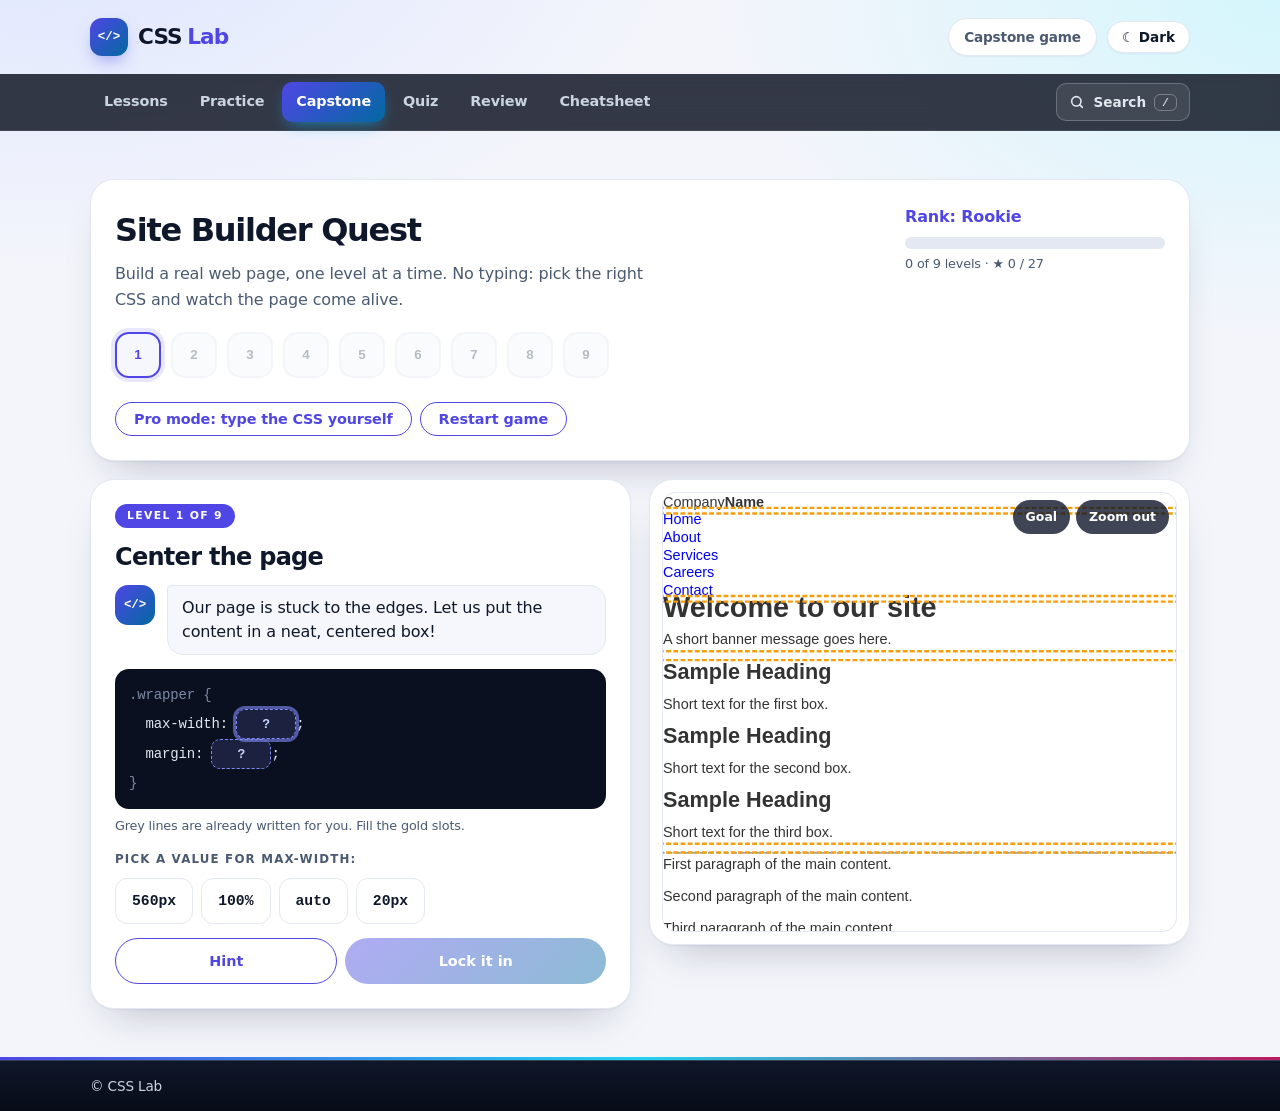
<file: capstone.html>
<!DOCTYPE html>
<html lang="en">
<head>
  <meta charset="utf-8">
  <meta name="viewport" content="width=device-width, initial-scale=1">
  <title>Site Builder Quest – CSS Lab</title>
  <link rel="icon" href="favicon.svg" type="image/svg+xml">
  <link rel="icon" href="favicon-32.png" type="image/png" sizes="32x32">
  <link rel="icon" href="favicon.ico" sizes="any">
  <link rel="apple-touch-icon" href="apple-touch-icon.png">
  <meta name="theme-color" content="#6366f1">
  <link rel="stylesheet" href="style.css">
  <link rel="stylesheet" href="project.css">
  <style>.back_top{display:none!important}</style>
</head>
<body>
<div class="protect-me"><div class="clearfix">

<header>
  <div class="wrapper"><div class="header_con">
    <div class="main_logo"><a href="index.html">CSS <span>Lab</span></a></div>
    <div class="head_info">Capstone game</div>
  </div></div>
</header>

<div id="nav_area"><div class="wrapper">
  <button class="hamburger" type="button" aria-label="Toggle menu">&#9776; Menu</button>
  <ul></ul>
</div></div>

<div id="main_area"><div class="wrapper">
  <section class="card game_head">
    <div class="ghead">
      <div>
        <h1>Site Builder Quest</h1>
        <p class="sub">Build a real web page, one level at a time. No typing: pick the right CSS and watch the page come alive.</p>
      </div>
      <div class="gstats">
        <div class="rank" id="rank"></div>
        <div class="xpbar"><i id="xpfill"></i></div>
        <div class="xptext" id="xptext"></div>
      </div>
    </div>
    <div class="gmap" id="gmap"></div>
    <div class="gtools">
      <a class="btn" href="capstone-pro.html">Pro mode: type the CSS yourself</a>
      <button class="btn" id="bRestart" type="button">Restart game</button>
    </div>
  </section>

  <div class="game">
    <section class="card g_prev">
      <div class="pvwrap">
        <div class="pvbtns"><button type="button" id="bPeek">Goal</button><button type="button" id="bZoom">Zoom out</button></div>
        <div class="cap_prev" id="prev"><iframe id="frame" title="Your page" scrolling="no" tabindex="-1"></iframe></div>
        <div class="pvtag" id="insp" hidden></div>
      </div>
    </section>
    <section class="card g_card" id="gcard"></section>
  </div>
</div></div>

<footer><div class="footer_btm"><div class="wrapper footer_btm_con">
  <div class="copyright">&copy; CSS Lab</div>
</div></div></footer>

<span class="back_top" title="Back to top"></span>
</div></div>

<script src="script.js"></script>
<script src="project.js"></script>
<script src="search.js"></script>
<script src="game-data.js"></script>
<script>
var RESET = `*,*:before,*:after{box-sizing:border-box}
body{margin:0;font-family:Arial,Helvetica,sans-serif;font-size:18px;line-height:22px;color:#333}
a{text-decoration:none;transition:all .3s linear}
img{max-width:100%;vertical-align:top}
ul,h1,h2,h3,h4{margin:0;padding:0;list-style:none}
strong,b{font-weight:bold}
.main_con{outline:2px dashed #94a3b8;outline-offset:2px}`;

var PAGE = `<div class="protect-me"><div class="clearfix">
<header><div class="wrapper"><div class="header_con"><div class="main_logo">Company<b>Name</b></div></div></div></header>
<div id="nav_area"><div class="wrapper"><ul><li><a href="#">Home</a></li><li><a href="#">About</a></li><li><a href="#">Services</a></li><li><a href="#">Careers</a></li><li><a href="#">Contact</a></li></ul></div></div>
<div id="banner"><div class="wrapper"><h1>Welcome to our site</h1><p>A short banner message goes here.</p></div></div>
<div id="middle"><div class="wrapper"><div class="middle_con"><div class="mid_box1"><h2>Sample Heading</h2><p>Short text for the first box.</p></div><div class="mid_box2"><h2>Sample Heading</h2><p>Short text for the second box.</p></div><div class="mid_box3"><h2>Sample Heading</h2><p>Short text for the third box.</p></div></div></div></div>
<div id="main_area"><div class="wrapper"><div class="main_con clearfix"><div class="main_info"><p>First paragraph of the main content.</p><p>Second paragraph of the main content.</p><p>Third paragraph of the main content.</p><p>Fourth paragraph of the main content.</p></div><div class="main_side"><p>Sidebar content goes here.</p></div></div></div></div>
<footer><div class="wrapper"><p>Copyright Company Name</p></div></footer>
</div></div>`;

var DESIGN_W = 640;

var LEVELS = window.GAME_LEVELS;

function el(tag, cls, txt) { var e = document.createElement(tag); if (cls) e.className = cls; if (txt) e.textContent = txt; return e; }
function shuffle(a) { a = a.slice(); for (var i = a.length - 1; i > 0; i--) { var j = Math.floor(Math.random() * (i + 1)), t = a[i]; a[i] = a[j]; a[j] = t; } return a; }
function okVal(s, v) { return [].concat(s.a).indexOf(v) > -1; }
function ansOf(s) { return [].concat(s.a)[0]; }
function cssFor(L, vals) {
  return L.code.map(function (line) {
    var skip = false;
    var out = line.replace(/\{(\d)\}/g, function (_, n) { var v = vals[+n]; if (v == null) { skip = true; return ''; } return v; });
    return skip ? null : out;
  }).filter(function (x) { return x !== null; }).join('\n');
}
function goalCss() { return LEVELS.map(function (L) { return cssFor(L, L.slots.map(ansOf)); }).join('\n'); }

var frame = document.getElementById('frame'), prevBox = document.getElementById('prev'), insp = document.getElementById('insp'), card = document.getElementById('gcard');
var state, cur = 0, picks = [], active = 0, wrong = [], hinted = {}, mistakes = 0, hintN = 0, msg = null, shuf = [], peek = false, full = false, showFinal = false;

function load() { try { var s = JSON.parse(localStorage.getItem('csslab-game')); if (s && s.done && s.done.length === LEVELS.length) return s; } catch (e) {} return { done: LEVELS.map(function () { return false; }), stars: LEVELS.map(function () { return 0; }) }; }
function save() { try { localStorage.setItem('csslab-game', JSON.stringify(state)); if (state.done.every(Boolean)) localStorage.setItem('csslab-capstone', 'true'); } catch (e) {} }
function firstUndone() { return state.done.indexOf(false); }
function doc() { try { return frame.contentDocument; } catch (e) { return null; } }

function allCss() {
  if (peek) return goalCss();
  return LEVELS.map(function (L, i) {
    if (state.done[i]) return cssFor(L, L.slots.map(ansOf));
    if (i === cur) return cssFor(L, picks);
    return '';
  }).join('\n');
}

function fit() {
  var d = doc(); if (!d || !d.documentElement || !d.body) return;
  var L = LEVELS[cur], h = d.documentElement.scrollHeight, s = Math.min(1, prevBox.clientWidth / DESIGN_W);
  var fullH = Math.ceil(h * s), mobile = window.innerWidth <= 860, boxH = full ? fullH : Math.min(fullH, mobile ? 230 : 440), y = 0;
  if (!full && !peek) {
    var t = d.querySelector(L.cam || L.sel);
    if (t) y = Math.max(0, Math.min(fullH - boxH, t.getBoundingClientRect().top * s - 18));
  }
  frame.style.height = h + 'px';
  frame.style.transform = 'translateY(' + (-y) + 'px) scale(' + s + ')';
  prevBox.style.height = boxH + 'px';
}

function applyCss() {
  var d = doc(); if (!d || !d.querySelector('#u')) return;
  d.querySelector('#u').textContent = allCss();
  d.querySelector('#h').textContent = (peek ? '' : LEVELS[cur].sel + '{outline:3px dashed #f59e0b!important;outline-offset:2px}') + '[data-tap]{outline:3px solid #ec4899!important;outline-offset:-3px}';
  fit();
  setTimeout(fit, 60);
}

function confetti() {
  if (window.matchMedia && matchMedia('(prefers-reduced-motion: reduce)').matches) return;
  var cols = ['#6366f1', '#22d3ee', '#f59e0b', '#ec4899', '#10b981'];
  for (var i = 0; i < 50; i++) {
    var c = el('i', 'confetti');
    c.style.left = (window.innerWidth / 2) + 'px'; c.style.top = (window.innerHeight * 0.4) + 'px';
    c.style.background = cols[i % 5];
    c.style.setProperty('--dx', (Math.random() * 520 - 260) + 'px');
    c.style.setProperty('--dy', (-80 - Math.random() * 240) + 'px');
    c.style.setProperty('--r', (Math.random() * 360) + 'deg');
    document.body.appendChild(c);
    (function (n) { setTimeout(function () { n.remove(); }, 1500); })(c);
  }
}

function slotLabel(n) {
  var re = new RegExp('([a-z-]+):\\s*\\{' + n + '\\}'), L = LEVELS[cur];
  for (var i = 0; i < L.code.length; i++) { var m = re.exec(L.code[i]); if (m) return m[1]; if (L.code[i].indexOf('nth-child({' + n + '})') > -1) return 'nth-child'; }
  return 'this slot';
}
function starsText(n) { return '\u2605\u2605\u2605'.slice(0, n) + '\u2606\u2606\u2606'.slice(0, 3 - n); }
function rankName(n) { return n >= 9 ? 'Master Builder' : n >= 6 ? 'Architect' : n >= 3 ? 'Builder' : 'Rookie'; }

function renderHead() {
  var done = state.done.filter(Boolean).length, stars = state.stars.reduce(function (a, b) { return a + b; }, 0);
  document.getElementById('rank').textContent = 'Rank: ' + rankName(done);
  document.getElementById('xpfill').style.width = Math.round(done / LEVELS.length * 100) + '%';
  document.getElementById('xptext').textContent = done + ' of ' + LEVELS.length + ' levels  \u00b7  \u2605 ' + stars + ' / ' + LEVELS.length * 3;
  var map = document.getElementById('gmap'), fu = firstUndone(), maxOpen = fu < 0 ? LEVELS.length - 1 : fu;
  map.textContent = '';
  LEVELS.forEach(function (L, i) {
    var b = el('button', 'node' + (state.done[i] ? ' done' : '') + (i === cur && !showFinal ? ' cur' : ''), state.done[i] ? '\u2713' : String(i + 1));
    b.type = 'button'; b.disabled = i > maxOpen; b.title = L.t; b.setAttribute('aria-label', 'Level ' + (i + 1) + ': ' + L.t);
    if (state.done[i]) b.appendChild(el('small', '', starsText(state.stars[i])));
    b.addEventListener('click', function () { startLevel(i); });
    map.appendChild(b);
  });
}

function startLevel(i) {
  cur = i; showFinal = false; picks = LEVELS[i].slots.map(function () { return null; }); active = 0; wrong = []; hinted = {}; mistakes = 0; hintN = 0; msg = null; peek = false;
  shuf = LEVELS[i].slots.map(function (s) { return shuffle(s.o); });
  document.getElementById('bPeek').classList.remove('on'); document.getElementById('bPeek').textContent = 'Goal';
  renderAll();
}

function renderAll() { renderHead(); renderCard(); applyCss(); }

function nextEmpty(from) { for (var k = 1; k <= picks.length; k++) { var j = (from + k) % picks.length; if (picks[j] == null) return j; } return from; }

function renderCard() {
  card.textContent = '';
  if (showFinal) return renderFinal();
  var L = LEVELS[cur], solved = state.done[cur];
  var top = el('div', 'gtop'); top.appendChild(el('span', 'step_chip', 'Level ' + (cur + 1) + ' of ' + LEVELS.length));
  if (solved) top.appendChild(el('span', 'gstars', starsText(state.stars[cur])));
  card.appendChild(top);
  card.appendChild(el('h2', 'gtitle', L.t));
  var bl = el('div', 'botline'); bl.appendChild(el('span', 'botav', '</>')); bl.appendChild(el('p', 'bubble', L.bot)); card.appendChild(bl);

  var cb = el('div', 'codebox');
  L.code.forEach(function (line) {
    var d = el('div', 'cl'), has = false;
    line.split(/(\{\d\})/).forEach(function (p) {
      var m = /^\{(\d)\}$/.exec(p);
      if (m) {
        has = true; var n = +m[1];
        var b = el('button', 'slot' + (picks[n] != null || solved ? ' has' : '') + (n === active && !solved ? ' act' : '') + (wrong.indexOf(n) > -1 ? ' bad' : '') + (solved ? ' good' : ''), solved ? ansOf(L.slots[n]) : (picks[n] != null ? picks[n] : '?'));
        b.type = 'button'; b.disabled = solved; b.setAttribute('aria-label', 'Choose a value for ' + slotLabel(n));
        b.addEventListener('click', function () { active = n; renderCard(); });
        d.appendChild(b);
      } else d.appendChild(document.createTextNode(p));
    });
    if (!has) d.className += ' fixed';
    cb.appendChild(d);
  });
  card.appendChild(cb);
  if (!solved) card.appendChild(el('p', 'cbnote', 'Grey lines are already written for you. Fill the gold slots.'));

  if (!solved) {
    var pk = el('div', 'picker');
    pk.appendChild(el('div', 'lab', 'Pick a value for ' + slotLabel(active) + ':'));
    var os = el('div', 'opts');
    shuf[active].forEach(function (v) {
      var b = el('button', 'opt' + (picks[active] === v ? ' sel' : ''), v); b.type = 'button';
      b.addEventListener('click', function () { picks[active] = v; wrong = []; msg = null; active = nextEmpty(active); renderCard(); applyCss(); });
      os.appendChild(b);
    });
    pk.appendChild(os); card.appendChild(pk);
  }

  if (msg) { var m = el('div', 'gmsg ' + msg.k); msg.lines.forEach(function (t, i) { m.appendChild(el('div', '', t)); }); card.appendChild(m); }

  var acts = el('div', 'gactions');
  if (!solved) {
    var bH = el('button', 'btn', 'Hint'), bL = el('button', 'btn primary', 'Lock it in');
    bH.type = 'button'; bL.type = 'button';
    var ready = picks.every(function (p) { return p != null; }); bL.disabled = !ready; if (ready) bL.className += ' pulse-btn';
    bH.addEventListener('click', function () { if (!hinted[active]) { hinted[active] = true; hintN++; } msg = { k: 'hint', lines: ['Hint: ' + L.slots[active].tip] }; renderCard(); });
    bL.addEventListener('click', lockIn);
    acts.appendChild(bH); acts.appendChild(bL);
  } else {
    var bN = el('button', 'btn primary', cur < LEVELS.length - 1 ? 'Next level' : 'Finish the quest'); bN.type = 'button';
    bN.addEventListener('click', function () { if (cur < LEVELS.length - 1) startLevel(Math.min(cur + 1, firstUndone() < 0 ? cur + 1 : firstUndone())); else { showFinal = true; renderAll(); } });
    acts.appendChild(bN);
  }
  card.appendChild(acts);
  if (solved) {
    var g = el('div', 'gmsg good'); g.appendChild(el('div', '', 'Badge: ' + L.badge)); g.appendChild(el('div', '', 'You learned: ' + L.learn)); card.insertBefore(g, acts);
  }
}

function lockIn() {
  var L = LEVELS[cur];
  var bad = []; L.slots.forEach(function (s, i) { if (!okVal(s, picks[i])) bad.push(i); });
  if (bad.length) {
    mistakes++; wrong = bad;
    var mm = window.CSSLAB.getMissed();   // remember each blank you got wrong, for the Review page
    bad.forEach(function (n) { var k = 'g' + cur + '-' + n; mm[k] = { n: ((mm[k] && mm[k].n) || 0) + 1 }; });
    window.CSSLAB.setMissed(mm);
    msg = { k: 'bad', lines: ['Not quite. Look at the page and fix the red slot' + (bad.length > 1 ? 's' : '') + ':'].concat(bad.map(function (i) { return '\u2022 ' + L.slots[i].tip; })) };
    renderCard(); return;
  }
  state.done[cur] = true; state.stars[cur] = Math.max(1, 3 - Math.min(2, mistakes + hintN)); save();
  wrong = []; msg = null; confetti(); renderAll();
}

function renderFinal() {
  var stars = state.stars.reduce(function (a, b) { return a + b; }, 0);
  card.appendChild(el('span', 'step_chip', 'Quest complete'));
  card.appendChild(el('h2', 'gtitle', 'You built the whole page!'));
  card.appendChild(el('p', 'bubble', 'Every part of the page is now styled with CSS you chose yourself. Rank: ' + rankName(LEVELS.length) + '.'));
  card.appendChild(el('div', 'bigstars', '\u2605 ' + stars + ' / ' + LEVELS.length * 3));
  var bs = el('div', 'badges');
  LEVELS.forEach(function (L, i) { bs.appendChild(el('span', 'badgechip', L.badge + ' ' + starsText(state.stars[i]))); });
  card.appendChild(bs);
  var acts = el('div', 'gactions');
  var bC = el('button', 'btn primary', 'Copy my CSS'), bR = el('button', 'btn', 'Play again'), aP = el('a', 'btn', 'Try Pro mode (typing)');
  bC.type = 'button'; bR.type = 'button'; aP.href = 'capstone-pro.html';
  bC.addEventListener('click', function () {
    var t = goalCss(), ok = function () { bC.textContent = 'Copied!'; setTimeout(function () { bC.textContent = 'Copy my CSS'; }, 1500); };
    if (navigator.clipboard && navigator.clipboard.writeText) navigator.clipboard.writeText(t).then(ok, function () {}); 
  });
  bR.addEventListener('click', restart);
  [bC, bR, aP].forEach(function (b) { acts.appendChild(b); });
  card.appendChild(acts);
}

function restart() {
  if (!confirm('Restart the game? Your stars will be cleared.')) return;
  state = { done: LEVELS.map(function () { return false; }), stars: LEVELS.map(function () { return 0; }) }; save();
  try { localStorage.removeItem('csslab-capstone'); } catch (e) {}
  startLevel(0);
}

function inspect(t) {
  var d = doc(), w = frame.contentWindow;
  d.querySelectorAll('[data-tap]').forEach(function (x) { x.removeAttribute('data-tap'); });
  t.setAttribute('data-tap', '1');
  var cs = w.getComputedStyle(t), name = t.tagName.toLowerCase() + (t.id ? '#' + t.id : '') + (typeof t.className === 'string' && t.className.trim() ? '.' + t.className.trim().split(/\s+/).join('.') : '');
  insp.hidden = false;
  insp.textContent = name + '\ndisplay: ' + cs.display + ' \u00b7 position: ' + cs.position + ' \u00b7 float: ' + cs.getPropertyValue('float') + ' \u00b7 width: ' + Math.round(parseFloat(cs.width)) + 'px';
}

frame.addEventListener('load', function () {
  var d = doc(); if (!d) return;
  d.addEventListener('click', function (e) { e.preventDefault(); inspect(e.target); }, true);
  state = state || load();
  var fu = firstUndone();
  if (fu < 0) { showFinal = true; cur = LEVELS.length - 1; renderAll(); } else startLevel(fu);
});
state = load();
frame.srcdoc = '<!DOCTYPE html><html><head><meta charset="utf-8"><style>' + RESET + '</style><style id="u"></style><style id="h"></style></head><body>' + PAGE + '</body></html>';

document.getElementById('bPeek').addEventListener('click', function () { peek = !peek; this.classList.toggle('on', peek); this.textContent = peek ? 'My page' : 'Goal'; applyCss(); });
document.getElementById('bZoom').addEventListener('click', function () { full = !full; this.textContent = full ? 'Focus' : 'Zoom out'; fit(); });
document.getElementById('bRestart').addEventListener('click', restart);
window.addEventListener('resize', fit);
</script>
</body>
</html>
</file>
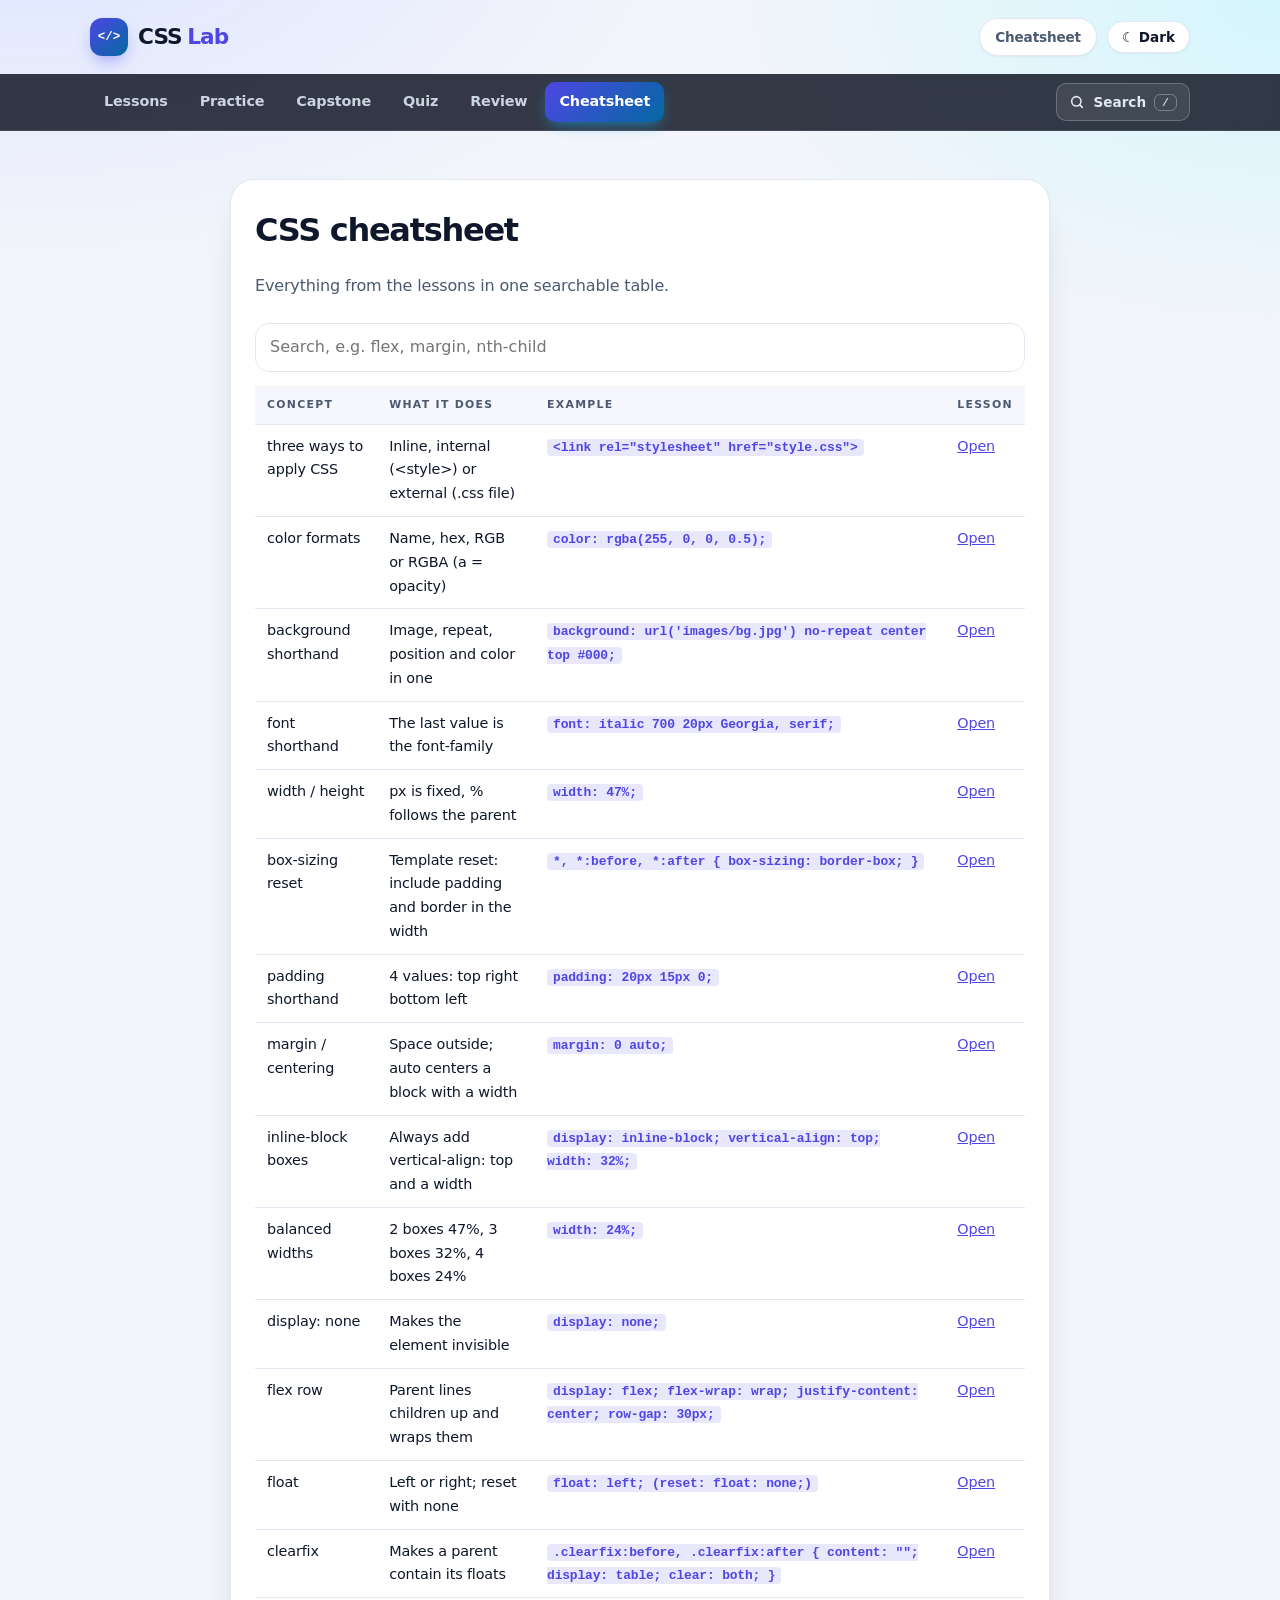
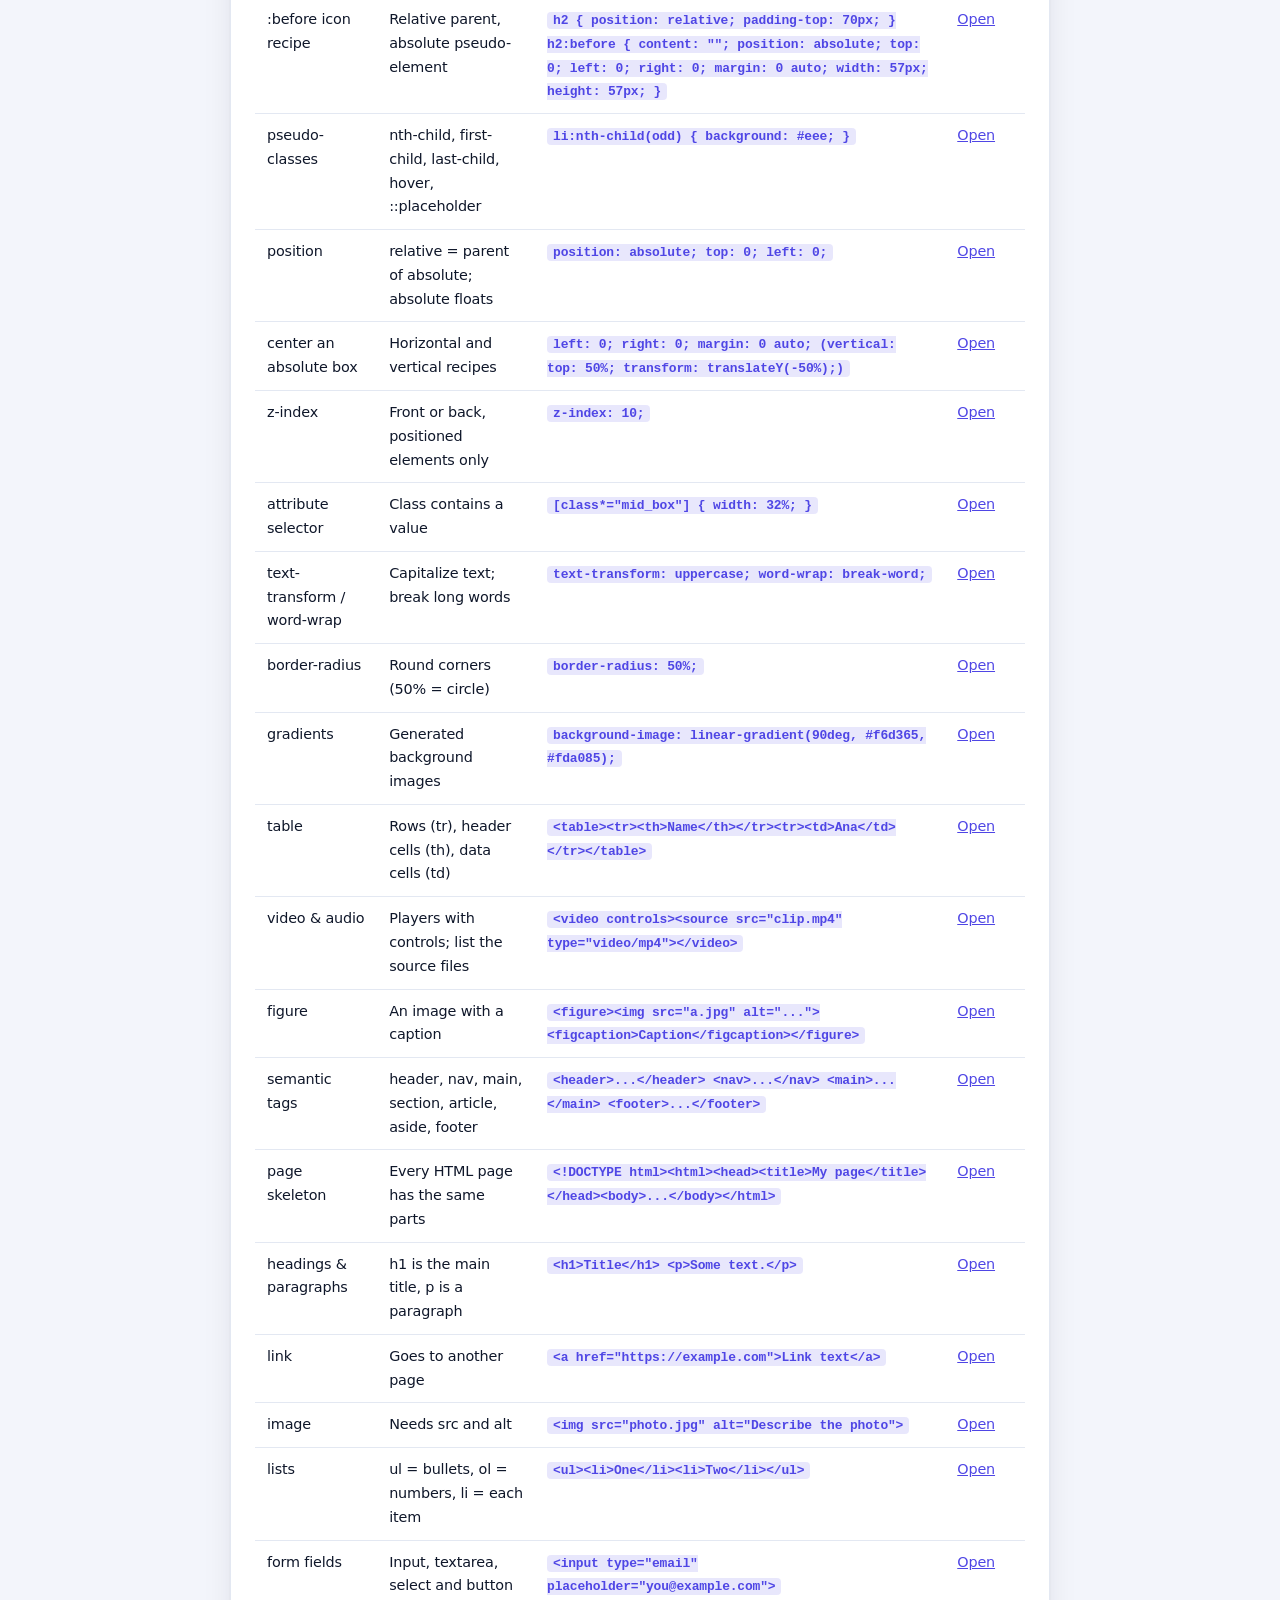
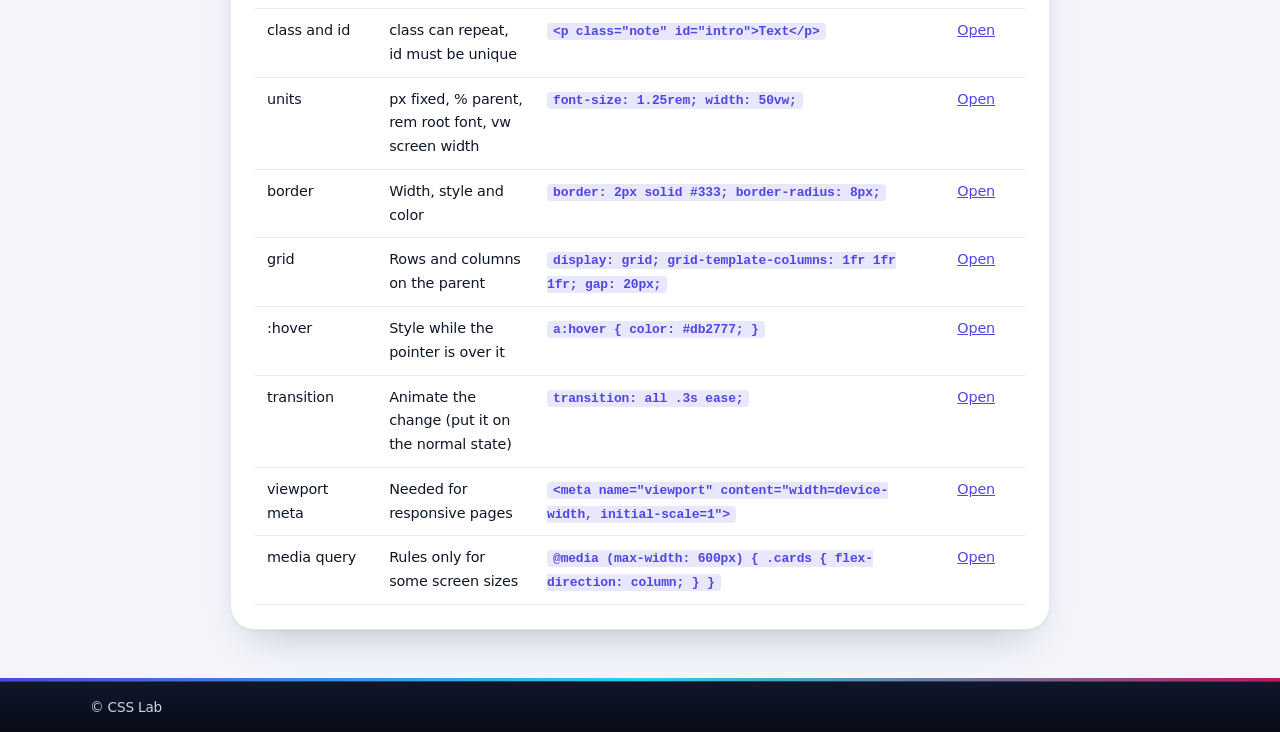
<file: cheatsheet.html>
<!DOCTYPE html>
<html lang="en">
<head>
  <meta charset="utf-8">
  <meta name="viewport" content="width=device-width, initial-scale=1">
  <title>Cheatsheet – CSS Lab</title>
  <link rel="icon" href="favicon.svg" type="image/svg+xml">
  <link rel="icon" href="favicon-32.png" type="image/png" sizes="32x32">
  <link rel="icon" href="favicon.ico" sizes="any">
  <link rel="apple-touch-icon" href="apple-touch-icon.png">
  <meta name="theme-color" content="#6366f1">
  <link rel="stylesheet" href="style.css">
  <link rel="stylesheet" href="project.css">
</head>
<body>
<div class="protect-me"><div class="clearfix">

<header>
  <div class="wrapper"><div class="header_con">
    <div class="main_logo"><a href="index.html">CSS <span>Lab</span></a></div>
    <div class="head_info">Cheatsheet</div>
  </div></div>
</header>

<div id="nav_area"><div class="wrapper">
  <button class="hamburger" type="button" aria-label="Toggle menu">&#9776; Menu</button>
  <ul></ul>
</div></div>

<div id="main_area"><div class="wrapper">
  <section class="card">
    <h1>CSS cheatsheet</h1>
    <p>Everything from the lessons in one searchable table.</p>
    <input class="search" id="search" type="search" placeholder="Search, e.g. flex, margin, nth-child">
    <table class="cheat">
      <thead><tr><th>Concept</th><th>What it does</th><th>Example</th><th>Lesson</th></tr></thead>
      <tbody></tbody>
    </table>
  </section>
</div></div>

<footer><div class="footer_btm"><div class="wrapper footer_btm_con">
  <div class="copyright">&copy; CSS Lab</div>
</div></div></footer>

<span class="back_top" title="Back to top"></span>
</div></div>

<script src="script.js"></script>
<script src="project.js"></script>
<script src="search.js"></script>
<script src="cheat-data.js"></script>
<script>
var R = window.CHEAT_ROWS;

var tbody = document.querySelector('tbody');
R.forEach(function (r) {
  var c = r.split('|');
  var tr = document.createElement('tr');
  [c[0], c[1], c[2]].forEach(function (t, n) {
    var td = document.createElement('td');
    if (n === 2) {
      var code = document.createElement('code');
      code.textContent = t;
      td.appendChild(code);
    } else {
      td.textContent = t;
    }
    tr.appendChild(td);
  });
  var td = document.createElement('td');
  var a = document.createElement('a');
  a.href = 'index.html#' + c[3];
  a.textContent = 'Open';
  td.appendChild(a);
  tr.appendChild(td);
  tbody.appendChild(tr);
});

// the site search can open this page with ?q=term already filled in
var q0 = new URLSearchParams(location.search).get('q');
if (q0) document.getElementById('search').value = q0;
document.getElementById('search').addEventListener('input', function () {
  var q = this.value.toLowerCase();
  tbody.querySelectorAll('tr').forEach(function (tr) {
    tr.hidden = tr.textContent.toLowerCase().indexOf(q) === -1;
  });
});
if (q0) document.getElementById('search').dispatchEvent(new Event('input'));
</script>
</body>
</html>
</file>
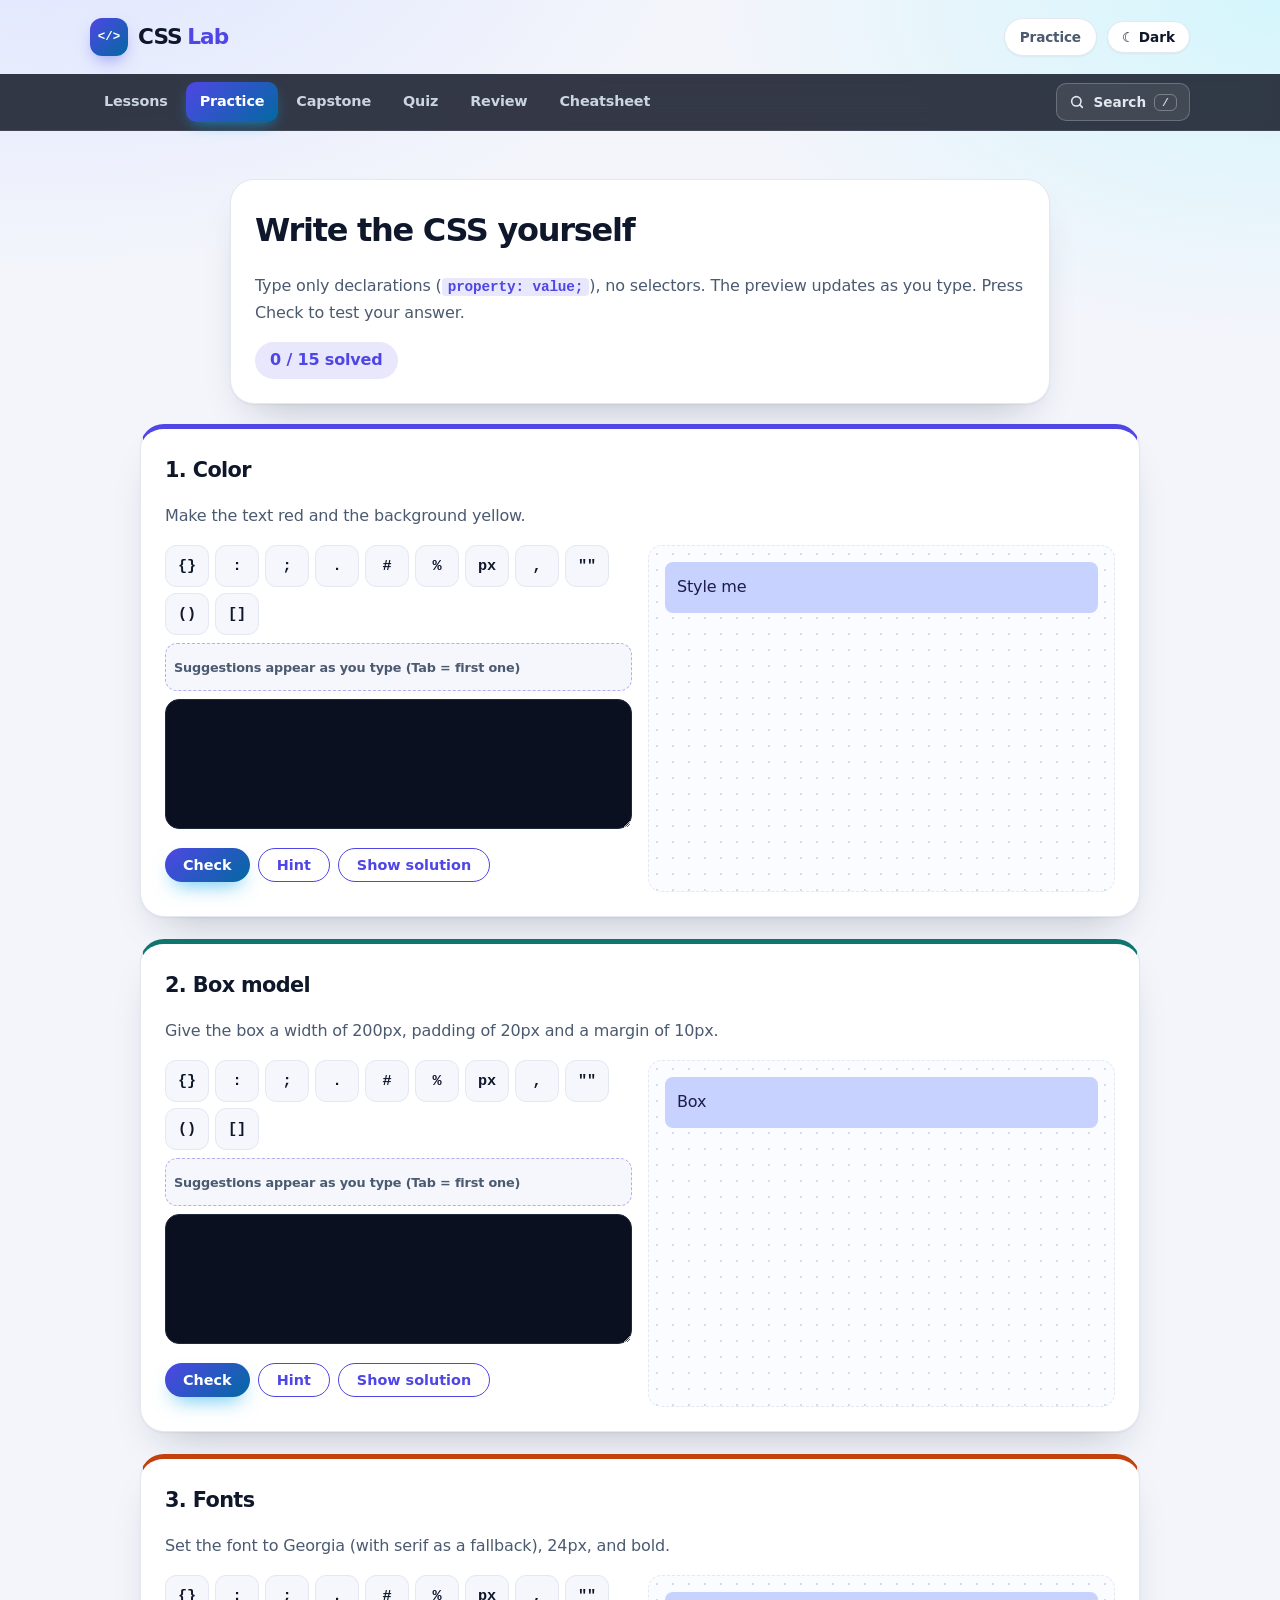
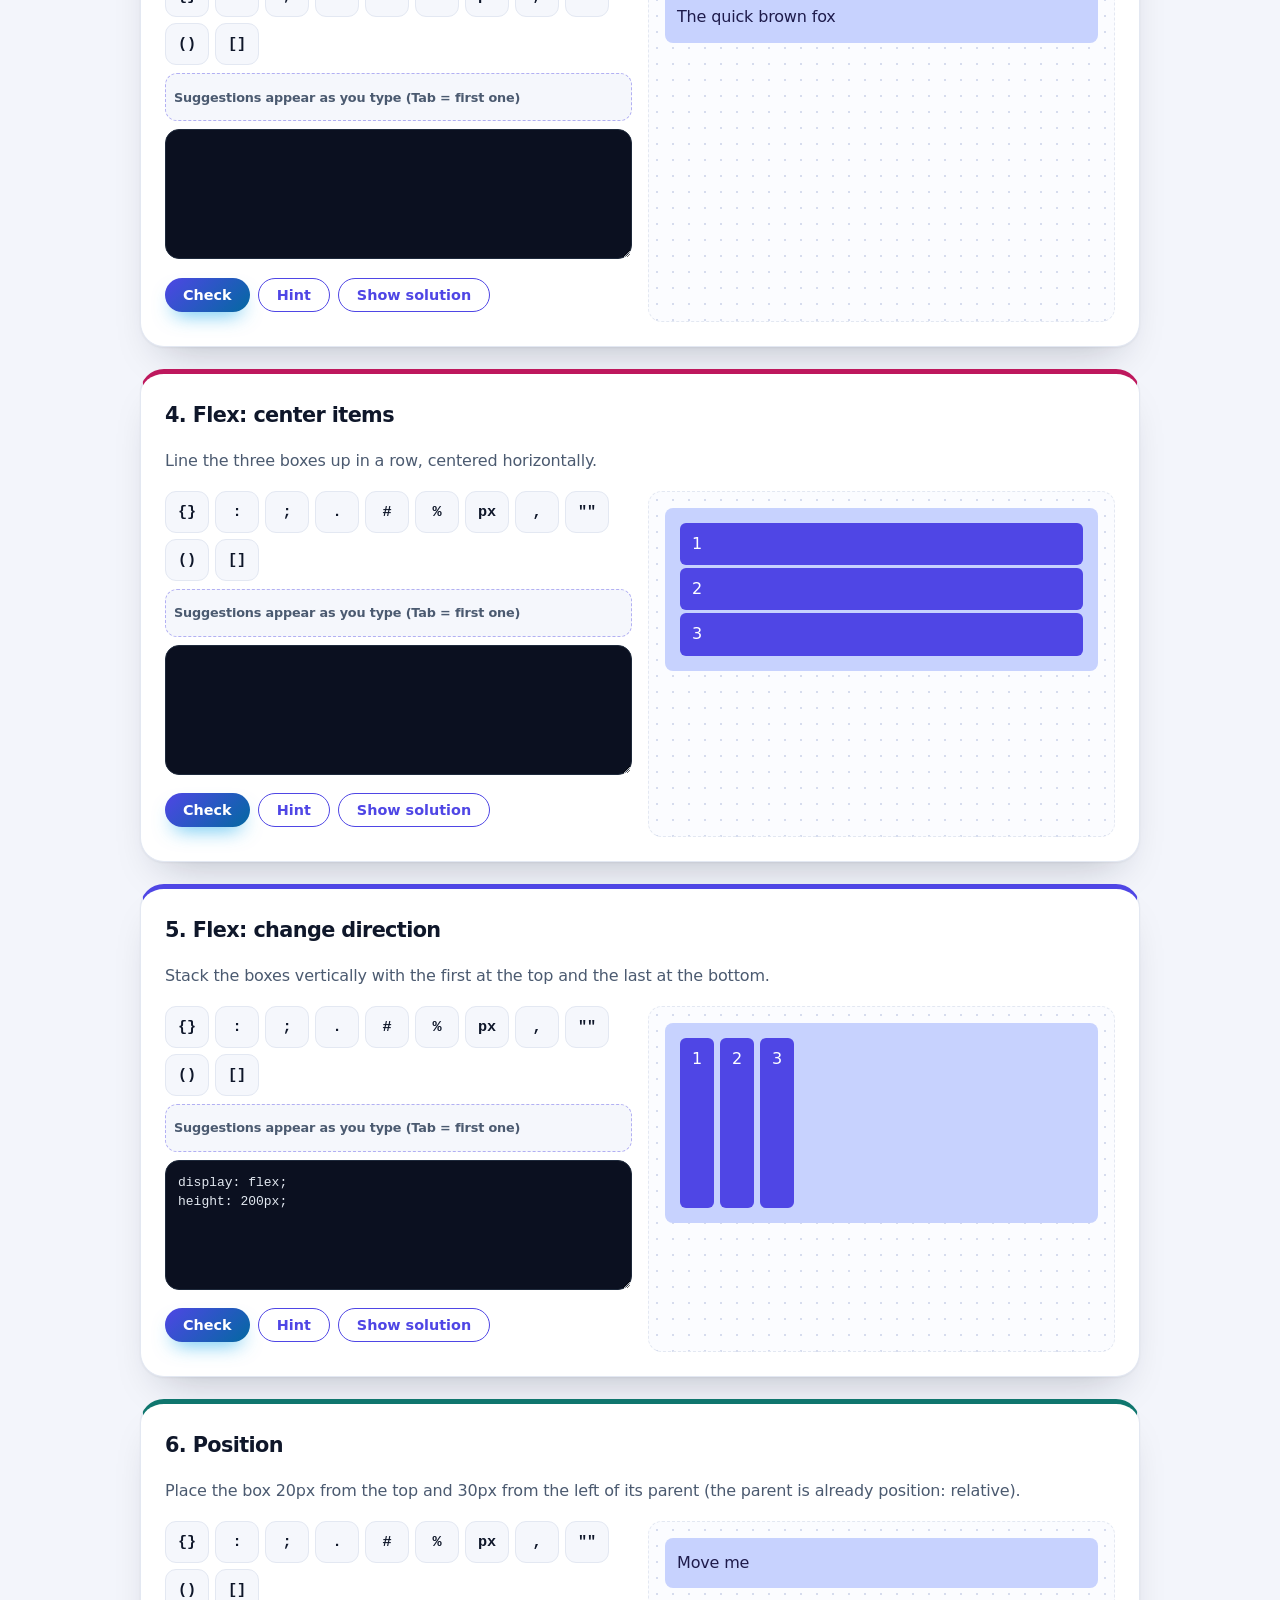
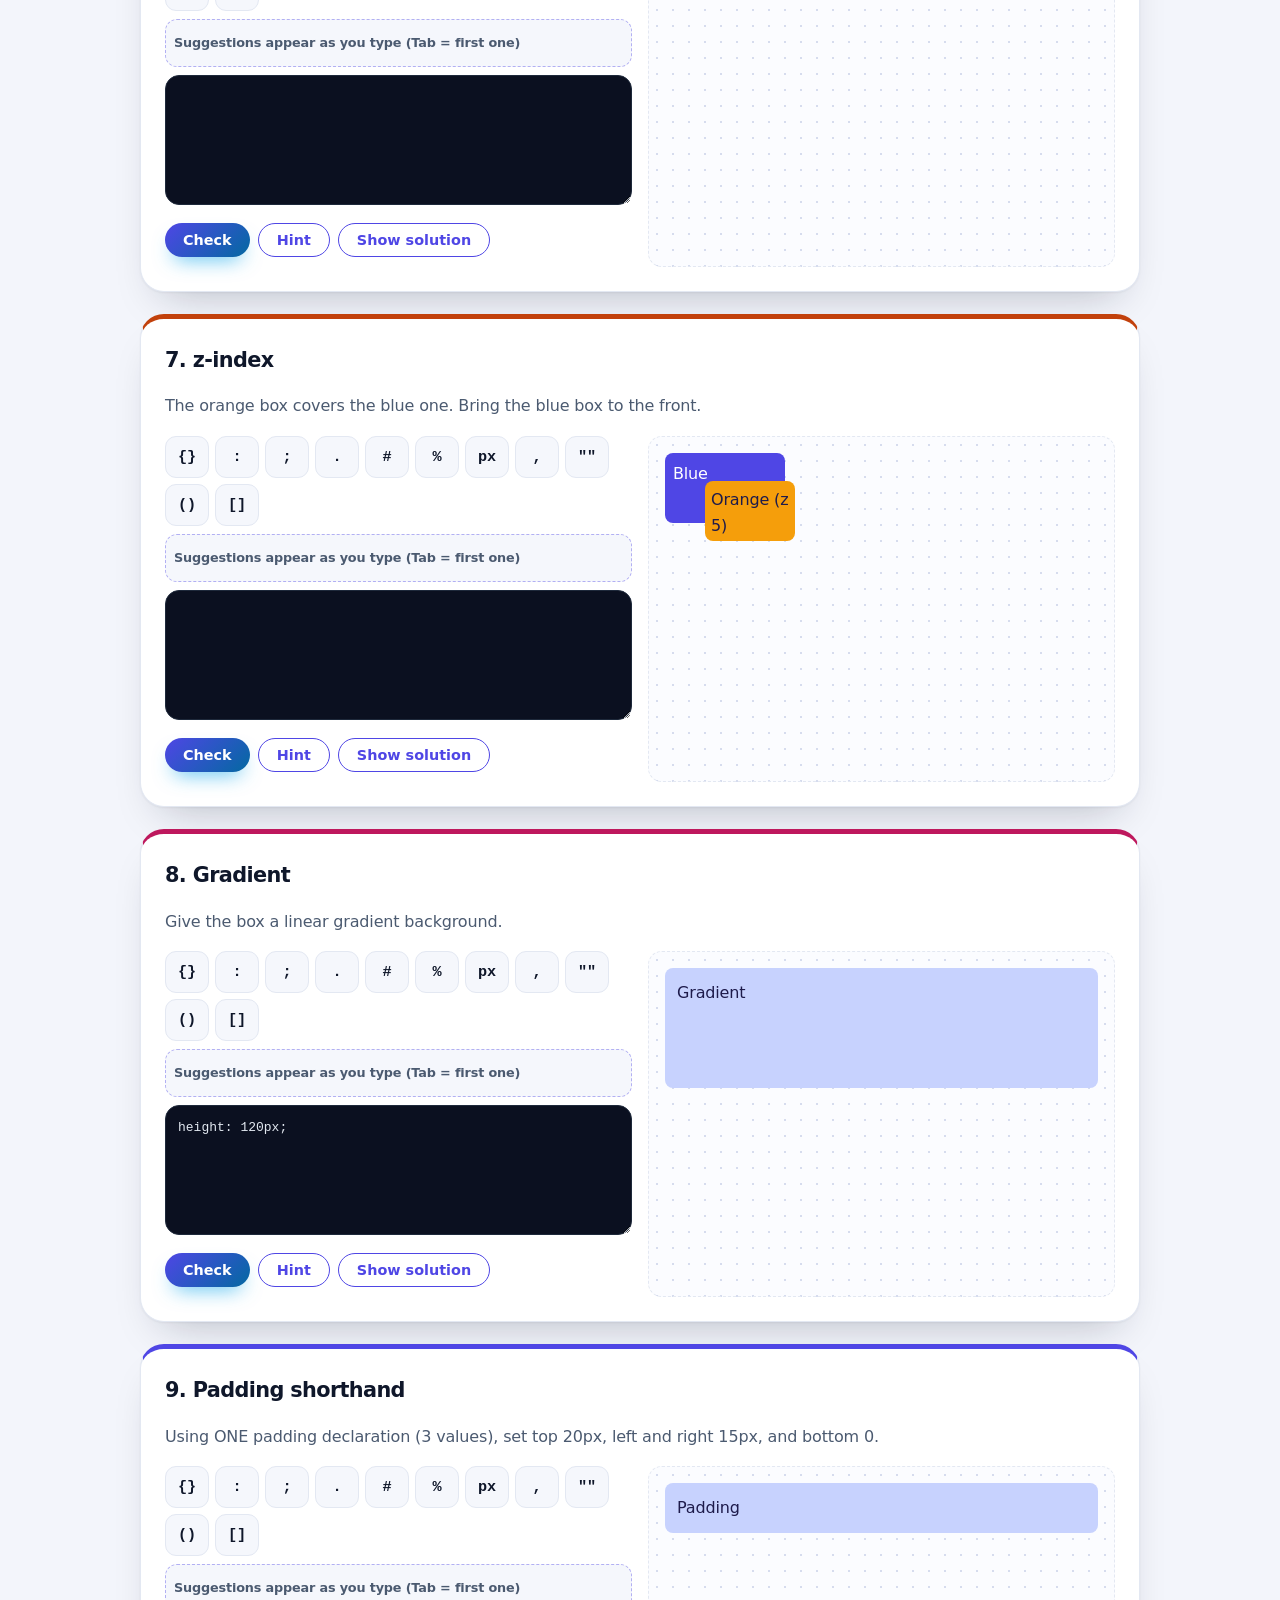
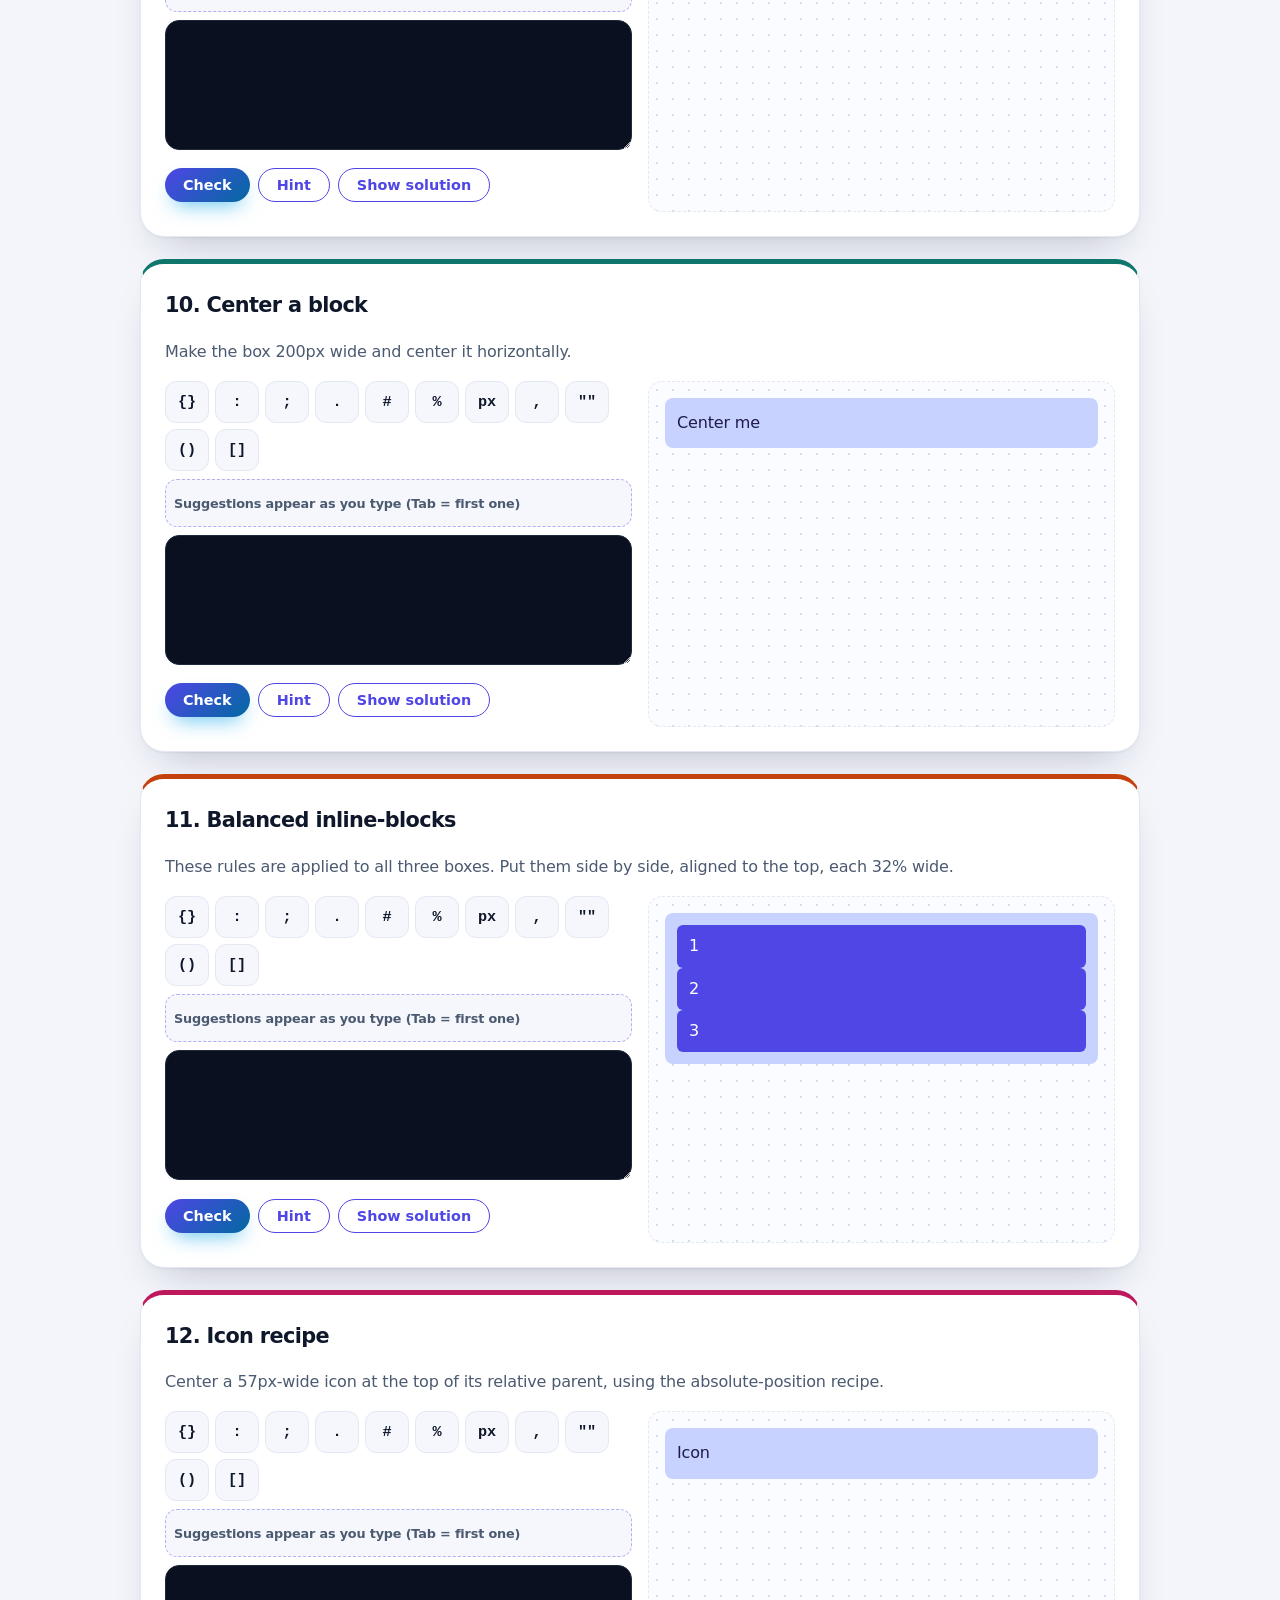
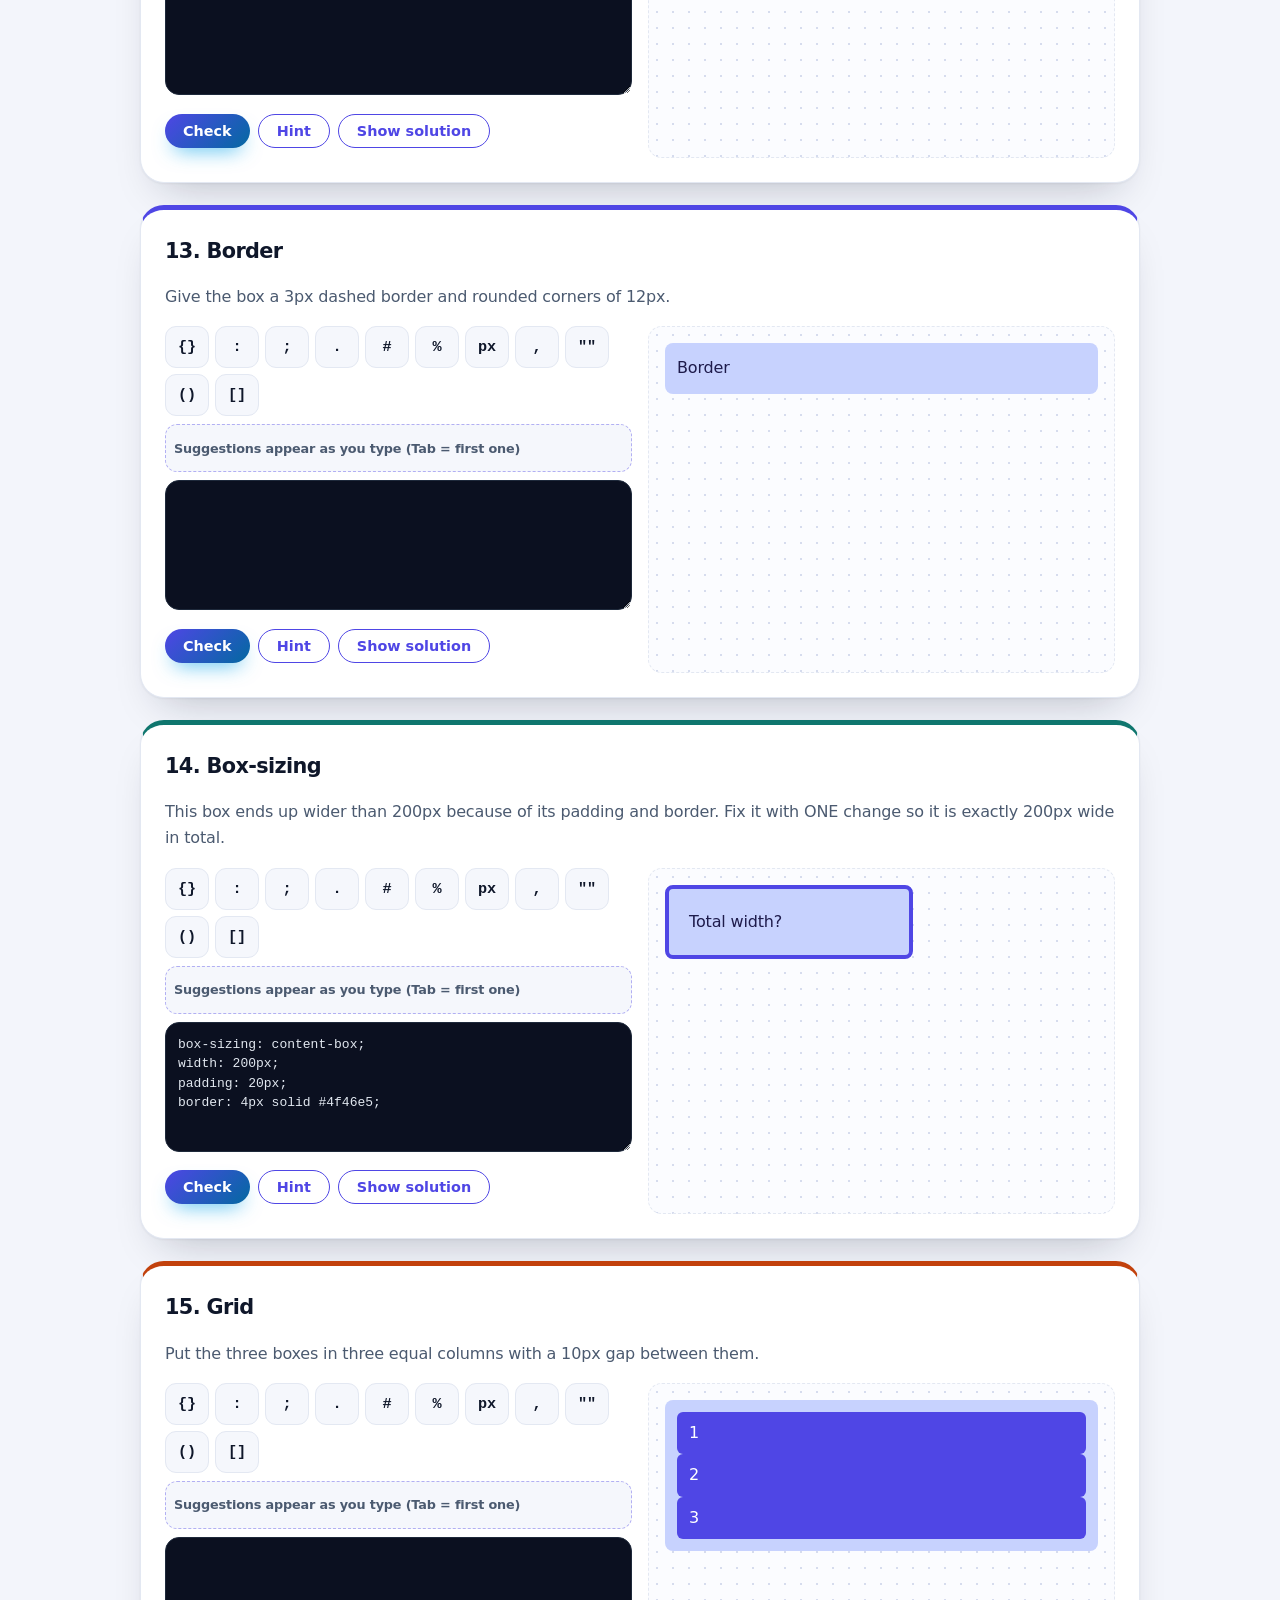
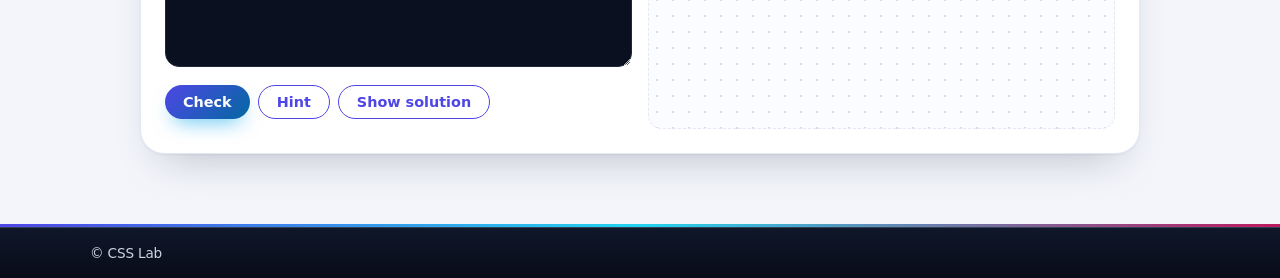
<file: practice.html>
<!DOCTYPE html>
<html lang="en">
<head>
  <meta charset="utf-8">
  <meta name="viewport" content="width=device-width, initial-scale=1">
  <title>Practice – CSS Lab</title>
  <link rel="icon" href="favicon.svg" type="image/svg+xml">
  <link rel="icon" href="favicon-32.png" type="image/png" sizes="32x32">
  <link rel="icon" href="favicon.ico" sizes="any">
  <link rel="apple-touch-icon" href="apple-touch-icon.png">
  <meta name="theme-color" content="#6366f1">
  <link rel="stylesheet" href="style.css">
  <link rel="stylesheet" href="project.css">
</head>
<body>
<div class="protect-me"><div class="clearfix">

<header>
  <div class="wrapper"><div class="header_con">
    <div class="main_logo"><a href="index.html">CSS <span>Lab</span></a></div>
    <div class="head_info">Practice</div>
  </div></div>
</header>

<div id="nav_area"><div class="wrapper">
  <button class="hamburger" type="button" aria-label="Toggle menu">&#9776; Menu</button>
  <ul></ul>
</div></div>

<div id="main_area"><div class="wrapper">
  <section class="card" style="margin-bottom:20px">
    <h1>Write the CSS yourself</h1>
    <p>Type only declarations (<code>property: value;</code>), no selectors. The preview updates as you type. Press Check to test your answer.</p>
    <span class="counter" id="count"></span>
  </section>
  <div id="chal" style="max-width:1000px;margin:0 auto"></div>
</div></div>

<footer><div class="footer_btm"><div class="wrapper footer_btm_con">
  <div class="copyright">&copy; CSS Lab</div>
</div></div></footer>

<span class="back_top" title="Back to top"></span>
</div></div>

<script src="script.js"></script>
<script src="project.js"></script>
<script src="search.js"></script>
<script src="practice-data.js"></script>
<script>
var C = window.PRACTICE_DRILLS;

var solved = [];
try { solved = JSON.parse(localStorage.getItem('csslab-practice')) || []; } catch (e) {}
var list = document.getElementById('chal');
var count = document.getElementById('count');

function el(tag, cls, txt) { var e = document.createElement(tag); if (cls) e.className = cls; if (txt) e.textContent = txt; return e; }
function updateCount() { count.textContent = solved.length + ' / ' + C.length + ' solved'; }

C.forEach(function (d, i) {
  var card = el('section', 'card chal');
  card.id = 'drill-' + (i + 1);
  card.appendChild(el('h2', '', (i + 1) + '. ' + d.t));
  card.appendChild(el('p', '', d.task));

  var grid = el('div', 'chal_grid');
  var left = el('div');
  var prev = el('div', 'prev');
  prev.innerHTML = d.html;
  var els = prev.querySelectorAll(d.sel || '.t');
  var target = els[0];

  var ta = el('textarea');
  ta.value = d.start;
  ta.spellcheck = false;
  ta.setAttribute('autocapitalize', 'off');
  ta.setAttribute('autocorrect', 'off');
  ta.setAttribute('aria-label', 'CSS declarations');
  function live() { els.forEach(function (e) { e.style.cssText = ta.value; }); }
  ta.addEventListener('input', live);
  live();

  var res = el('ul', 'res');
  var hint = el('p', 'hint'); hint.hidden = true; hint.textContent = 'Hint: ' + d.hint;
  var sol = el('pre', 'code'); sol.hidden = true; sol.textContent = d.sol;

  var actions = el('div', 'chal_actions');
  var bCheck = el('button', 'btn primary', 'Check'); bCheck.type = 'button';
  var bHint = el('button', 'btn', 'Hint'); bHint.type = 'button';
  var bSol = el('button', 'btn', 'Show solution'); bSol.type = 'button';

  bCheck.addEventListener('click', function () {
    live();
    var cs = getComputedStyle(target), all = true;
    res.innerHTML = '';
    d.ck.forEach(function (k) {
      var ok = !!k[1](cs, target);
      if (!ok) all = false;
      res.appendChild(el('li', ok ? 'ok' : '', k[0]));
    });
    var dm = window.CSSLAB.getDrills();
    if (all) delete dm[i]; else dm[i] = { n: ((dm[i] && dm[i].n) || 0) + 1, t: d.t };
    window.CSSLAB.setDrills(dm);
    if (all) {
      card.classList.add('pass');
      if (solved.indexOf(i) < 0) {
        solved.push(i);
        try { localStorage.setItem('csslab-practice', JSON.stringify(solved)); } catch (e) {}
      }
      updateCount();
    }
  });
  bHint.addEventListener('click', function () { hint.hidden = !hint.hidden; });
  bSol.addEventListener('click', function () { sol.hidden = !sol.hidden; });

  [bCheck, bHint, bSol].forEach(function (b) { actions.appendChild(b); });
  [window.tokenBar(ta), window.cssSuggest(ta, { bare: true, focus: function () { return d.sol; } }), ta, actions, res, hint, sol].forEach(function (n) { left.appendChild(n); });
  grid.appendChild(left);
  grid.appendChild(prev);
  card.appendChild(grid);
  if (solved.indexOf(i) > -1) card.classList.add('pass');
  list.appendChild(card);
});
updateCount();
</script>
</body>
</html>
</file>
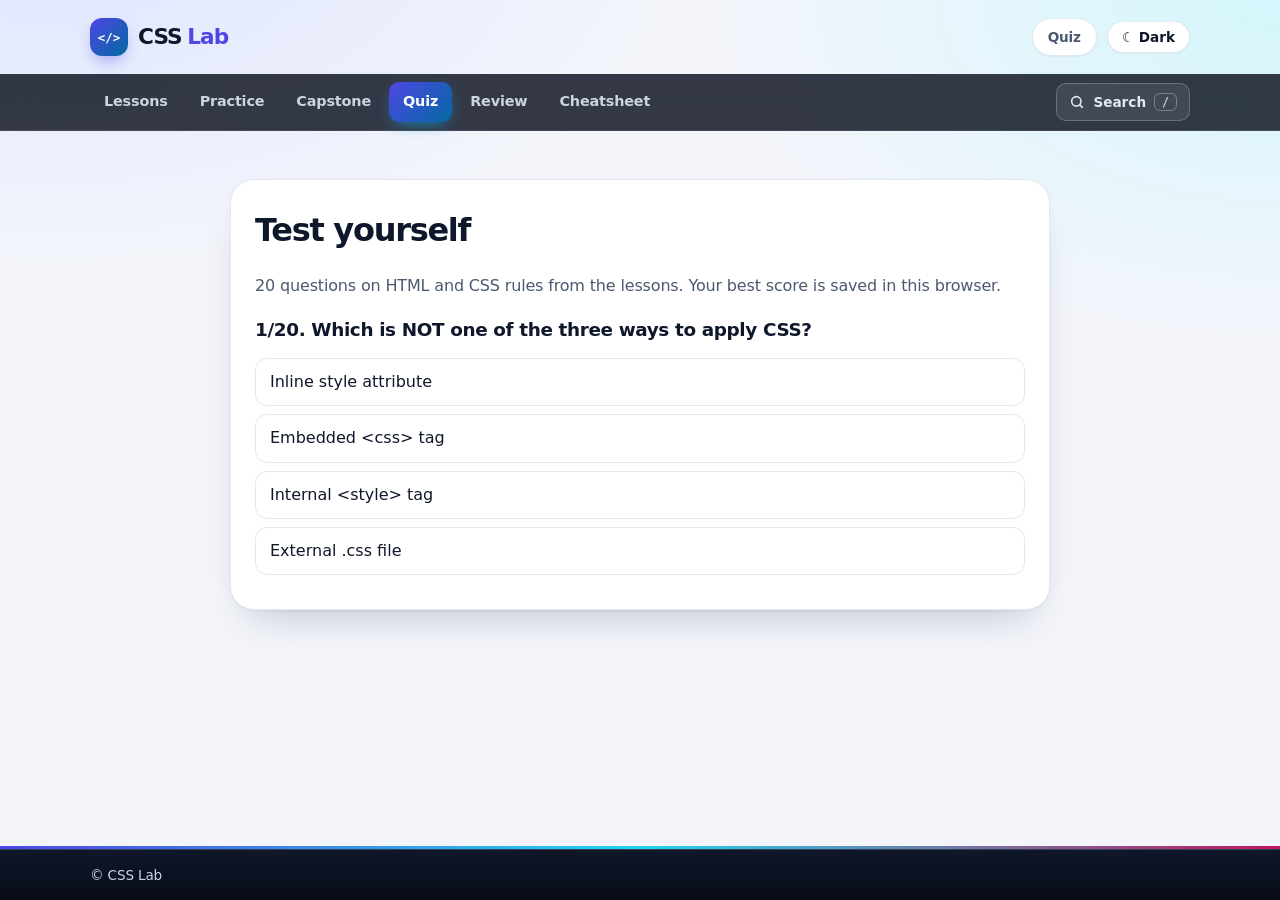
<file: quiz.html>
<!DOCTYPE html>
<html lang="en">
<head>
  <meta charset="utf-8">
  <meta name="viewport" content="width=device-width, initial-scale=1">
  <title>Quiz – CSS Lab</title>
  <link rel="icon" href="favicon.svg" type="image/svg+xml">
  <link rel="icon" href="favicon-32.png" type="image/png" sizes="32x32">
  <link rel="icon" href="favicon.ico" sizes="any">
  <link rel="apple-touch-icon" href="apple-touch-icon.png">
  <meta name="theme-color" content="#6366f1">
  <link rel="stylesheet" href="style.css">
  <link rel="stylesheet" href="project.css">
</head>
<body>
<div class="protect-me"><div class="clearfix">

<header>
  <div class="wrapper"><div class="header_con">
    <div class="main_logo"><a href="index.html">CSS <span>Lab</span></a></div>
    <div class="head_info">Quiz</div>
  </div></div>
</header>

<div id="nav_area"><div class="wrapper">
  <button class="hamburger" type="button" aria-label="Toggle menu">&#9776; Menu</button>
  <ul></ul>
</div></div>

<div id="main_area"><div class="wrapper">
  <section class="card">
    <h1>Test yourself</h1>
    <p>20 questions on HTML and CSS rules from the lessons. Your best score is saved in this browser.</p>
    <div id="quiz"></div>
  </section>
</div></div>

<footer><div class="footer_btm"><div class="wrapper footer_btm_con">
  <div class="copyright">&copy; CSS Lab</div>
</div></div></footer>

<span class="back_top" title="Back to top"></span>
</div></div>

<script src="script.js"></script>
<script src="project.js"></script>
<script src="search.js"></script>
<script src="quiz-data.js"></script>
<script>
var Q = window.QUIZ_Q;

var i = 0, score = 0, roundMisses = 0, box = document.getElementById('quiz');

function show() {
  box.innerHTML = '';
  if (i >= Q.length) return finish();
  var q = Q[i];

  var h = document.createElement('h2');
  h.textContent = (i + 1) + '/' + Q.length + '. ' + q[0];
  box.appendChild(h);

  var why = document.createElement('p');
  why.className = 'why';

  var next = document.createElement('button');
  next.className = 'btn primary';
  next.textContent = i < Q.length - 1 ? 'Next' : 'See score';
  next.hidden = true;
  next.onclick = function () { i++; show(); };

  var bs = [];
  q[1].map(function (t, n) { return { t: t, ok: n === q[2] }; })
    .sort(function () { return Math.random() - 0.5; })
    .forEach(function (o) {
      var b = document.createElement('button');
      b.className = 'q_opt';
      b.textContent = o.t;
      b.onclick = function () {
        bs.forEach(function (x) { x.b.disabled = true; if (x.o.ok) x.b.classList.add('right'); });
        if (o.ok) score++;
        else {
          b.classList.add('wrong'); roundMisses++;
          var mm = window.CSSLAB.getMissed();
          mm['q' + i] = { n: ((mm['q' + i] && mm['q' + i].n) || 0) + 1 };
          window.CSSLAB.setMissed(mm);
        }
        why.textContent = q[3];
        next.hidden = false;
      };
      bs.push({ b: b, o: o });
      box.appendChild(b);
    });

  box.appendChild(why);
  box.appendChild(next);
}

function finish() {
  var best = score;
  try {
    best = Math.max(score, Number(localStorage.getItem('csslab-best')) || 0);
    localStorage.setItem('csslab-best', best);
  } catch (e) {}
  box.innerHTML = '<div class="score">' + score + ' / ' + Q.length + '</div>' +
    '<p>Best score: ' + best + ' / ' + Q.length + '</p>' +
    (roundMisses ? '<a class="btn primary" href="review.html">Review ' + roundMisses + ' mistake' + (roundMisses > 1 ? 's' : '') + '</a> ' : '') +
    '<button class="btn' + (roundMisses ? '' : ' primary') + '" id="retry">Try again</button> ' +
    '<a class="btn" href="index.html">Back to lessons</a>';
  document.getElementById('retry').onclick = function () { i = 0; score = 0; roundMisses = 0; show(); };
}

show();
</script>
</body>
</html>
</file>
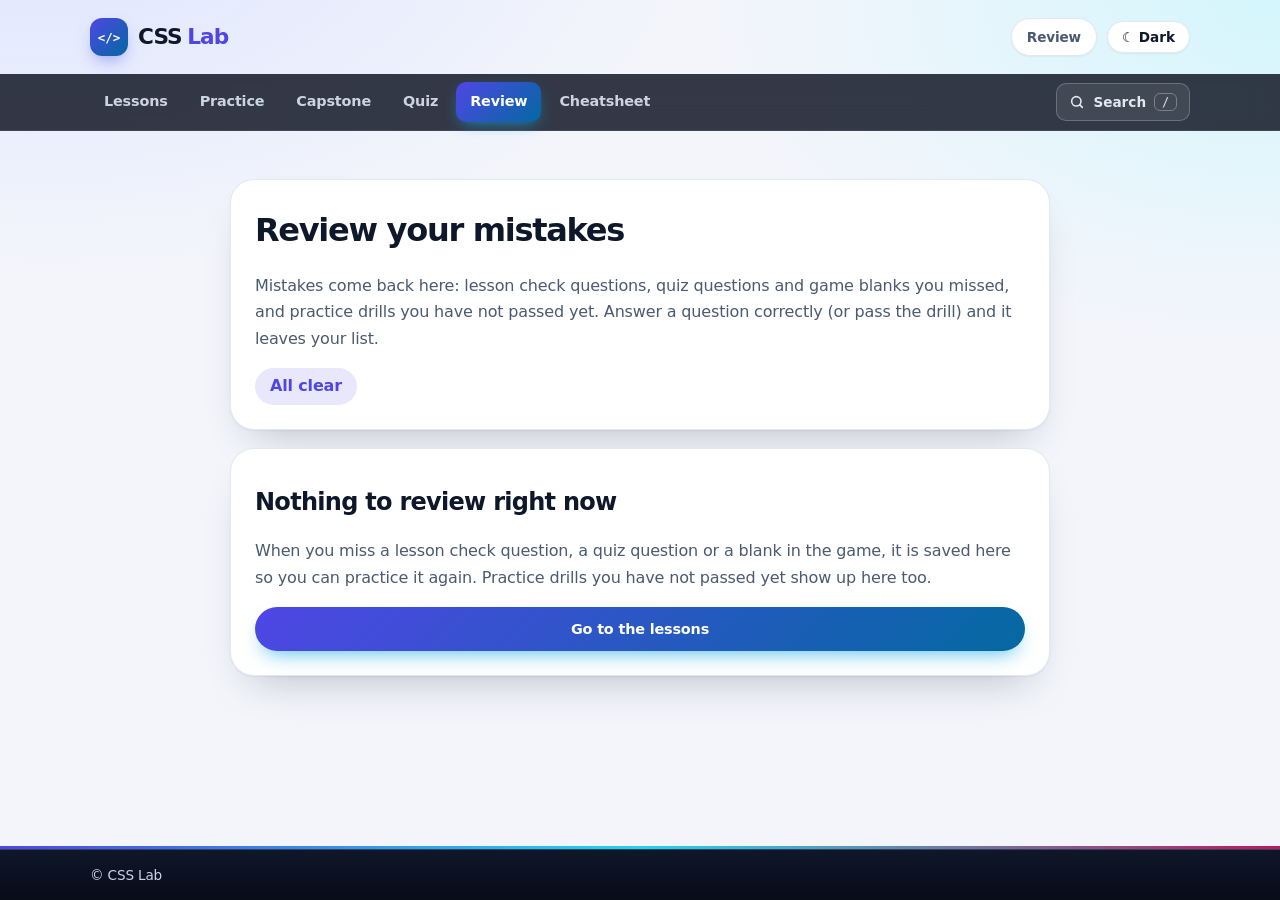
<file: review.html>
<!DOCTYPE html>
<html lang="en">
<head>
  <meta charset="utf-8">
  <meta name="viewport" content="width=device-width, initial-scale=1">
  <title>Review – CSS Lab</title>
  <link rel="icon" href="favicon.svg" type="image/svg+xml">
  <link rel="icon" href="favicon-32.png" type="image/png" sizes="32x32">
  <link rel="icon" href="favicon.ico" sizes="any">
  <link rel="apple-touch-icon" href="apple-touch-icon.png">
  <meta name="theme-color" content="#6366f1">
  <link rel="stylesheet" href="style.css">
  <link rel="stylesheet" href="project.css">
</head>
<body>
<div class="protect-me"><div class="clearfix">

<header>
  <div class="wrapper"><div class="header_con">
    <div class="main_logo"><a href="index.html">CSS <span>Lab</span></a></div>
    <div class="head_info">Review</div>
  </div></div>
</header>

<div id="nav_area"><div class="wrapper">
  <button class="hamburger" type="button" aria-label="Toggle menu">&#9776; Menu</button>
  <ul></ul>
</div></div>

<div id="main_area"><div class="wrapper">
  <section class="card" style="margin:0 auto 18px">
    <h1>Review your mistakes</h1>
    <p>Mistakes come back here: lesson check questions, quiz questions and game blanks you missed, and practice drills you have not passed yet. Answer a question correctly (or pass the drill) and it leaves your list.</p>
    <div class="gmsg bad" id="rvwarn" hidden>Your browser is blocking saved data (private mode or blocked storage), so mistakes cannot be saved here.</div>
    <span class="counter" id="rvcount"></span>
  </section>
  <section class="card" id="rv" style="margin:0 auto"></section>
  <section class="card" id="rvdrills" style="margin:18px auto 0" hidden></section>
</div></div>

<footer><div class="footer_btm"><div class="wrapper footer_btm_con">
  <div class="copyright">&copy; CSS Lab</div>
</div></div></footer>

<span class="back_top" title="Back to top"></span>
</div></div>

<script src="script.js"></script>
<script src="project.js"></script>
<script src="search.js"></script>
<script src="quiz-data.js"></script>
<script src="game-data.js"></script>
<script>
var C = window.CSSLAB, DATA = C.DATA, T = C.TITLES, QZ = window.QUIZ_Q || [], GL = window.GAME_LEVELS || [];
var box = document.getElementById('rv'), count = document.getElementById('rvcount'), dbox = document.getElementById('rvdrills');
var queue = [], idx = 0, cleared = 0, answered = false;

try { localStorage.setItem('__t', '1'); localStorage.removeItem('__t'); } catch (e) { document.getElementById('rvwarn').hidden = false; }

function el(tag, cls, txt) { var e = document.createElement(tag); if (cls) e.className = cls; if (txt) e.textContent = txt; return e; }
function shuffle(a) { a = a.slice(); for (var i = a.length - 1; i > 0; i--) { var j = Math.floor(Math.random() * (i + 1)), t = a[i]; a[i] = a[j]; a[j] = t; } return a; }

// A missed question is stored by id: "l4" = lesson check, "q3" = quiz question
function item(id) {
  if (/^l\d+$/.test(id) && DATA[id]) { var d = DATA[id]; return { q: d[1], opts: d[2], ok: d[3], note: d[0], noteLabel: 'Remember', fromLabel: 'From the lesson: ', from: T[id], href: 'index.html#' + id }; }
  var m = /^q(\d+)$/.exec(id);
  if (m && QZ[+m[1]]) { var z = QZ[+m[1]]; return { q: z[0], opts: z[1], ok: z[2], note: z[3], noteLabel: 'Explanation', fromLabel: 'From the quiz: ', from: 'question ' + (+m[1] + 1), href: 'quiz.html' }; }
  var g = /^g(\d+)-(\d+)$/.exec(id);
  if (g && GL[+g[1]] && GL[+g[1]].slots[+g[2]]) {
    var L = GL[+g[1]], si = +g[2], s = L.slots[si], answers = [].concat(s.a);
    var code = L.code.map(function (line) { return line.replace(/\{(\d)\}/g, function (_, n) { return +n === si ? '_____' : [].concat(L.slots[+n].a)[0]; }); }).join('\n');
    return { q: 'Which value belongs in the blank?', code: code, opts: s.o, ok: answers.map(function (v) { return s.o.indexOf(v); }), note: s.tip, noteLabel: 'Why', fromLabel: 'From the game: ', from: 'Level ' + (+g[1] + 1) + ', ' + L.t, href: 'capstone.html' };
  }
  return null;
}
function pending() { return Object.keys(C.getMissed()).filter(function (id) { return item(id); }); }
function drills() { var m = C.getDrills(); return Object.keys(m).map(function (k) { return { n: +k + 1, t: m[k].t || ('Drill ' + (+k + 1)) }; }); }

function counter() {
  var q = pending().length, d = drills().length, parts = [];
  if (q) parts.push(q + ' question' + (q === 1 ? '' : 's'));
  if (d) parts.push(d + ' drill' + (d === 1 ? '' : 's'));
  count.textContent = parts.length ? parts.join(' \u00b7 ') + ' to review' : 'All clear';
}

function renderDrills() {
  var ds = drills();
  dbox.textContent = ''; dbox.hidden = !ds.length;
  if (!ds.length) return;
  dbox.classList.add('in');   // skip the scroll-fade: this card is created after the page loads
  dbox.appendChild(el('h2', 'gtitle', 'Drills to try again'));
  dbox.appendChild(el('p', 'goal', 'You checked these on the Practice page but have not passed them yet. A drill leaves this list when you pass it.'));
  ds.forEach(function (d) {
    var a = el('a', 'drillrow'); a.href = 'practice.html#drill-' + d.n;
    a.appendChild(el('b', '', d.n + '. ' + d.t)); a.appendChild(el('span', '', 'Try again \u2192'));
    dbox.appendChild(a);
  });
}

function startRound() { queue = shuffle(pending()); idx = 0; cleared = 0; render(); }

function render() {
  counter(); renderDrills();
  box.textContent = '';
  answered = false;
  if (!queue.length) return empty();
  if (idx >= queue.length) return summary();

  var id = queue[idx], it = item(id);
  box.appendChild(el('span', 'step_chip', 'Question ' + (idx + 1) + ' of ' + queue.length));
  var from = el('p', 'goal'); from.appendChild(document.createTextNode(it.fromLabel));
  var a = el('a', '', it.from); a.href = it.href; from.appendChild(a);
  box.appendChild(from);
  box.appendChild(el('h2', 'gtitle', it.q));
  if (it.code) { var cb = el('pre', 'codebox flat'); cb.textContent = it.code; box.appendChild(cb); }

  var note = el('div', 'remember'); note.hidden = true;
  note.appendChild(el('b', '', it.noteLabel)); note.appendChild(document.createTextNode(it.note));

  var peek = el('button', 'btn', 'Show the ' + (it.noteLabel === 'Remember' ? 'lesson note' : 'explanation')); peek.type = 'button';
  peek.addEventListener('click', function () { note.hidden = !note.hidden; peek.textContent = (note.hidden ? 'Show the ' : 'Hide the ') + (it.noteLabel === 'Remember' ? 'lesson note' : 'explanation'); });

  var opts = [], fb = el('div', 'gmsg'); fb.hidden = true;
  var next = el('button', 'btn primary', idx < queue.length - 1 ? 'Next question' : 'See results'); next.type = 'button'; next.hidden = true;
  next.addEventListener('click', function () { idx++; render(); });

  shuffle(it.opts.map(function (t, i) { return { t: t, i: i }; })).forEach(function (o) {
    var b = el('button', 'q_opt', o.t); b.type = 'button';
    b.addEventListener('click', function () {
      if (answered) return; answered = true;
      var ok = [].concat(it.ok).indexOf(o.i) > -1;
      opts.forEach(function (x) { x.b.disabled = true; if ([].concat(it.ok).indexOf(x.o.i) > -1) x.b.classList.add('right'); });
      var m = C.getMissed();
      if (ok) {
        cleared++; delete m[id];
        fb.className = 'gmsg good'; fb.textContent = 'Correct! This question is cleared from your review list.';
      } else {
        b.classList.add('wrong');
        m[id] = { n: ((m[id] && m[id].n) || 0) + 1 };
        fb.className = 'gmsg bad'; fb.textContent = 'Not yet. Read the note below. This question will come back.';
        note.hidden = false; peek.hidden = true;
      }
      C.setMissed(m);
      counter();
      fb.hidden = false; next.hidden = false;
    });
    opts.push({ b: b, o: o });
    box.appendChild(b);
  });
  box.appendChild(peek); box.appendChild(note); box.appendChild(fb);
  var acts = el('div', 'chal_actions'); acts.appendChild(next); box.appendChild(acts);
}

function empty() {
  var hasDrills = drills().length > 0;
  box.appendChild(el('h2', 'gtitle', hasDrills ? 'No questions to review' : 'Nothing to review right now'));
  box.appendChild(el('p', 'goal', hasDrills
    ? 'Your missed questions are all cleared. You still have practice drills to try again below.'
    : 'When you miss a lesson check question, a quiz question or a blank in the game, it is saved here so you can practice it again. Practice drills you have not passed yet show up here too.'));
  var acts = el('div', 'chal_actions'); var a = el('a', 'btn primary', 'Go to the lessons'); a.href = 'index.html'; acts.appendChild(a); box.appendChild(acts);
}

function summary() {
  var left = pending().length;
  box.appendChild(el('span', 'step_chip', 'Round complete'));
  box.appendChild(el('h2', 'gtitle', 'You cleared ' + cleared + ' of ' + queue.length));
  box.appendChild(el('p', 'goal', left ? left + ' still to review. Read the notes and try them again.' : 'Your question list is empty. Nice work!'));
  var acts = el('div', 'chal_actions');
  if (left) { var again = el('button', 'btn primary', 'Review again'); again.type = 'button'; again.addEventListener('click', startRound); acts.appendChild(again); }
  var back = el('a', left ? 'btn' : 'btn primary', 'Back to the lessons'); back.href = 'index.html'; acts.appendChild(back);
  box.appendChild(acts);
}

startRound();
</script>
</body>
</html>
</file>
<file: style.css>
*,*::before,*::after{box-sizing:border-box}
:root{--ink:#1d2433;--muted:#5b6578;--brand:#4f46e5;--brand2:#06b6d4;--bg:#f5f7fb;--line:#e2e6ef}
html{scroll-behavior:smooth}
body{margin:0;font:16px/1.65 system-ui,-apple-system,"Segoe UI",Roboto,sans-serif;color:var(--ink);background:var(--bg)}
img{max-width:100%}
a{color:var(--link,var(--brand))}
code{background:#eef0ff;padding:1px 6px;border-radius:4px;font-size:.9em}
.wrapper{width:min(1100px,92%);margin:0 auto}
.clearfix::after{content:"";display:table;clear:both}

/* Header */
header{background:#fff;border-bottom:1px solid var(--line)}
.header_con{display:flex;justify-content:space-between;align-items:center;padding:14px 0}
.main_logo a{font-weight:800;font-size:1.5rem;text-decoration:none;color:var(--ink)}
.main_logo span{color:var(--brand)}
.head_info{color:var(--muted);font-size:.9rem}

/* Navigation (sticky) */
#nav_area{position:sticky;top:0;z-index:50;background:var(--ink)}
#nav_area ul{list-style:none;margin:0;padding:0;display:flex;flex-wrap:wrap}
#nav_area a{display:block;padding:12px 16px;color:#fff;text-decoration:none;font-size:.9rem}
#nav_area a:hover{background:var(--brand)}
.hamburger{display:none;width:100%;padding:12px 0;background:none;border:0;color:#fff;font-size:1rem;text-align:left;cursor:pointer}

/* Banner (gradient + absolute pseudo-element) */
#banner{position:relative;overflow:hidden;color:#fff;padding:80px 0 110px;background:linear-gradient(135deg,var(--brand),var(--brand2))}
#banner::before{content:"";position:absolute;right:-80px;top:-80px;width:320px;height:320px;border-radius:50%;background:rgba(255,255,255,.15)}
.bnr_info{position:relative;z-index:1;max-width:560px}
.bnr_info h1{margin:0 0 10px;font-size:2.6rem;line-height:1.15}
.bnr_info h1 span{display:block;opacity:.85}
.bnr_info a{display:inline-block;margin-top:10px;padding:10px 22px;background:#fff;color:var(--brand);border-radius:30px;font-weight:700;text-decoration:none}

/* Middle (flex) */
#middle{position:relative;z-index:2}
.middle_con{display:flex;gap:20px;margin-top:-60px}
.middle_con section{flex:1;background:#fff;padding:22px;border-radius:12px;box-shadow:0 8px 24px rgba(30,40,80,.1)}
.middle_con h2{margin:0 0 6px;font-size:1.2rem}
.middle_con p{margin:0 0 10px;color:var(--muted)}
.mid_box1{border-top:4px solid var(--brand)}
.mid_box2{border-top:4px solid var(--brand2)}
.mid_box3{border-top:4px solid #f59e0b}

/* Main (float + clearfix) */
#main_area{padding:40px 0}
.main_con > main{float:left;width:70%}
.sidebar{float:right;width:27%;position:sticky;top:64px;background:#fff;border:1px solid var(--line);border-radius:12px;padding:18px}
.sidebar h3{margin:0 0 8px}
.sidebar ol{margin:0;padding-left:20px}
.group{margin:30px 0 14px;font-size:1.5rem;color:var(--brand)}
.group:first-child{margin-top:0}

/* Lessons */
.lesson{background:#fff;border:1px solid var(--line);border-radius:12px;padding:24px;margin-bottom:22px;scroll-margin-top:60px}
.lesson h3{margin:6px 0 8px}
.tag{display:inline-block;background:#eef0ff;color:var(--brand);font-size:.75rem;font-weight:700;padding:2px 10px;border-radius:20px}
.stage{border:2px dashed var(--line);border-radius:8px;padding:16px;margin:14px 0;background:#fafbff}
.controls{display:flex;flex-wrap:wrap;gap:14px;margin:10px 0}
.controls label{display:flex;flex-direction:column;gap:4px;font-size:.85rem;color:var(--muted)}
.controls select,.controls input[type=range]{min-width:150px}
pre{margin:0;border-radius:8px;font:13px/1.5 ui-monospace,Consolas,monospace;white-space:pre-wrap}
.code{background:#0f172a;color:#e2e8f0;padding:14px}
.readout{background:#0f172a;color:#a5f3fc;padding:10px 14px;min-height:2.8em}
.readout:empty::before{content:"Move a control to see the CSS you just wrote";opacity:.6}
.box{background:var(--brand);color:#fff;padding:10px 14px;border-radius:6px}

/* Lesson demos */
.bgdemo{height:140px;background-color:#e0e7ff;background-image:radial-gradient(var(--brand) 6px,transparent 7px);background-size:40px 40px}
.paddemo{background:#c7d2fe;border:2px solid var(--brand);display:inline-block}
.margdemo{border:2px solid var(--brand2)}
.items{line-height:1}
.items .box{width:90px;height:50px;margin:0 0 4px}
.flexdemo{display:flex;gap:8px;height:150px}
.flexdemo .tall{padding:30px 14px}
.floatdemo{border:3px solid var(--brand);padding:8px;background:#fff}
.floatdemo .box{width:90px;height:50px;margin:4px}
.posdemo{position:relative;height:210px}
.posdemo .box{margin-bottom:8px;width:200px}
.posdemo .alt{background:#f59e0b}
.zdemo{position:relative;height:170px}
.zbox{position:absolute;width:130px;height:90px;padding:8px;color:#fff;border-radius:8px;font-weight:700}
.za{left:10px;top:10px;background:#dc2626;z-index:1}
.zb{left:70px;top:40px;background:#15803d;position:absolute}
.zc{left:130px;top:70px;background:#2563eb;z-index:3}
.pdemo{font-size:1.2rem}
[data-mode="on"] .tagged::before{content:"★ ";color:#f59e0b}
[data-mode="on"] .tagged::after{content:" ✓";color:#16a34a;font-weight:700}
.nthdemo{display:flex;flex-wrap:wrap;gap:6px;list-style:none;margin:0;padding:0}
.nthdemo li{padding:8px 14px;background:#e0e7ff;border-radius:6px}
.nthdemo[data-mode="odd"] li:nth-child(odd),
.nthdemo[data-mode="even"] li:nth-child(even),
.nthdemo[data-mode="3n"] li:nth-child(3n),
.nthdemo[data-mode="first"] li:first-child,
.nthdemo[data-mode="last"] li:last-child{background:var(--brand);color:#fff}
.selbox p{margin:6px 0;padding:6px 10px;background:#e0e7ff;border-radius:6px}
.selbox[data-mode="p"] p,
.selbox[data-mode="class"] .note,
.selbox[data-mode="id"] #special,
.selbox[data-mode="child"] > p,
.selbox[data-mode="adj"] .note + p,
.selbox[data-mode="attr"] [id],
.selbox[data-mode="contains"] [class*="mid_box"]{background:var(--brand);color:#fff}
.graddemo{height:160px;border-radius:8px;background-image:linear-gradient(90deg,#f6d365,#fda085)}

/* Footer */
footer{background:var(--ink);color:#cbd5e1}
.footer_top{padding:36px 0;text-align:center}
.footer_top h2{margin:0 0 6px;color:#fff}
.footer_btm{border-top:1px solid #334155;padding:14px 0;font-size:.85rem}
.footer_btm_con{display:flex;justify-content:space-between;flex-wrap:wrap;gap:10px}
.footer_nav ul{list-style:none;margin:0;padding:0;display:flex;gap:16px}
.footer_nav a{color:#cbd5e1}

/* Back to top (fixed) */
.back_top{position:fixed;right:20px;bottom:20px;z-index:100;width:44px;height:44px;border-radius:50%;background:var(--brand);color:#fff;display:none;place-items:center;cursor:pointer}
.back_top.show{display:grid}
.back_top::before{content:"\2191";font-size:1.3rem}

/* Responsive */
@media (max-width:860px){
  .main_con > main,.sidebar{float:none;width:100%}
  .sidebar{position:static;margin-top:24px}
  .middle_con{flex-direction:column;margin-top:-40px}
  .bnr_info h1{font-size:2rem}
  .hamburger{display:block}
  #nav_area ul{display:none;flex-direction:column}
  #nav_area.open ul{display:flex}
}

/* Course additions */
.how pre{display:none;margin:0}
.how[data-mode="inline"] .h-inline,.how[data-mode="internal"] .h-internal,.how[data-mode="external"] .h-external{display:block}
.items .box:nth-child(2){height:80px}
.icon_h{margin:14px 0 0;font-size:1.1rem}
[data-mode="icon"] .icon_h{position:relative;padding-top:64px;text-align:center}
[data-mode="icon"] .icon_h::before{content:"";position:absolute;top:0;left:0;right:0;margin:0 auto;width:48px;height:48px;border-radius:50%;background:linear-gradient(135deg,#6366f1,#22d3ee)}
.txtdemo{width:180px;height:180px;padding:14px;background:#c7d2fe;border:2px solid var(--brand);color:#1e1b4b;line-height:1.4}
#l17 .stage{overflow-x:auto}

/* Sticky footer: on short pages the footer sits at the bottom of the window; on long pages it follows the content */
.protect-me > .clearfix{display:flex;flex-direction:column;min-height:100vh;min-height:100dvh}
.protect-me > .clearfix::before,.protect-me > .clearfix::after{display:none}
.protect-me > .clearfix > #main_area{flex:1 0 auto}
.protect-me > .clearfix > header,.protect-me > .clearfix > #nav_area,.protect-me > .clearfix > footer{flex-shrink:0}
</file>
<file: project.css>
.card{background:#fff;border:1px solid var(--line);border-radius:12px;padding:24px;margin:0 auto;max-width:820px}
.card h1{margin:0 0 6px}
.card > p{color:var(--muted)}
#nav_area a[aria-current]{background:var(--brand)}

/* Progress */
.progress{height:8px;background:var(--line);border-radius:8px;overflow:hidden;margin:6px 0}
.progress_bar{height:100%;width:0;background:linear-gradient(90deg,var(--brand),var(--brand2));transition:width .3s}
.progress_txt{display:block;margin-bottom:10px;color:var(--muted)}
.sidebar a.done::after{content:" \2713";color:#16a34a}
.done_btn,.btn{margin-top:14px;padding:8px 18px;border:1px solid var(--brand);background:#fff;color:var(--brand);border-radius:20px;cursor:pointer;font:600 .9rem system-ui,sans-serif}
.lesson.done{border-left:4px solid #16a34a}
.lesson.done .done_btn,.btn.primary{background:var(--brand);color:#fff}

/* Quiz */
.q_opt{display:block;width:100%;text-align:left;margin:8px 0;padding:10px 14px;border:1px solid var(--line);border-radius:8px;background:#fff;cursor:pointer;font:inherit;color:var(--ink)}
.q_opt:hover:not(:disabled){border-color:var(--brand)}
.q_opt.right{background:#dcfce7;border-color:#16a34a}
.q_opt.wrong{background:#fee2e2;border-color:#ef4444}
.why{margin:10px 0;color:var(--muted)}
.score{font-size:2.4rem;font-weight:800;color:var(--brand);margin:6px 0}

/* Cheatsheet */
.search{width:100%;padding:10px 14px;border:1px solid var(--line);border-radius:8px;font:inherit;margin:8px 0 14px}
.cheat{width:100%;border-collapse:collapse}
.cheat th,.cheat td{padding:10px 12px;border-bottom:1px solid var(--line);text-align:left;vertical-align:top;font-size:.9rem}
.cheat th{background:#eef0ff}
.cheat tr[hidden]{display:none}
@media (max-width:860px){.cheat{display:block;overflow-x:auto}}
</file>
